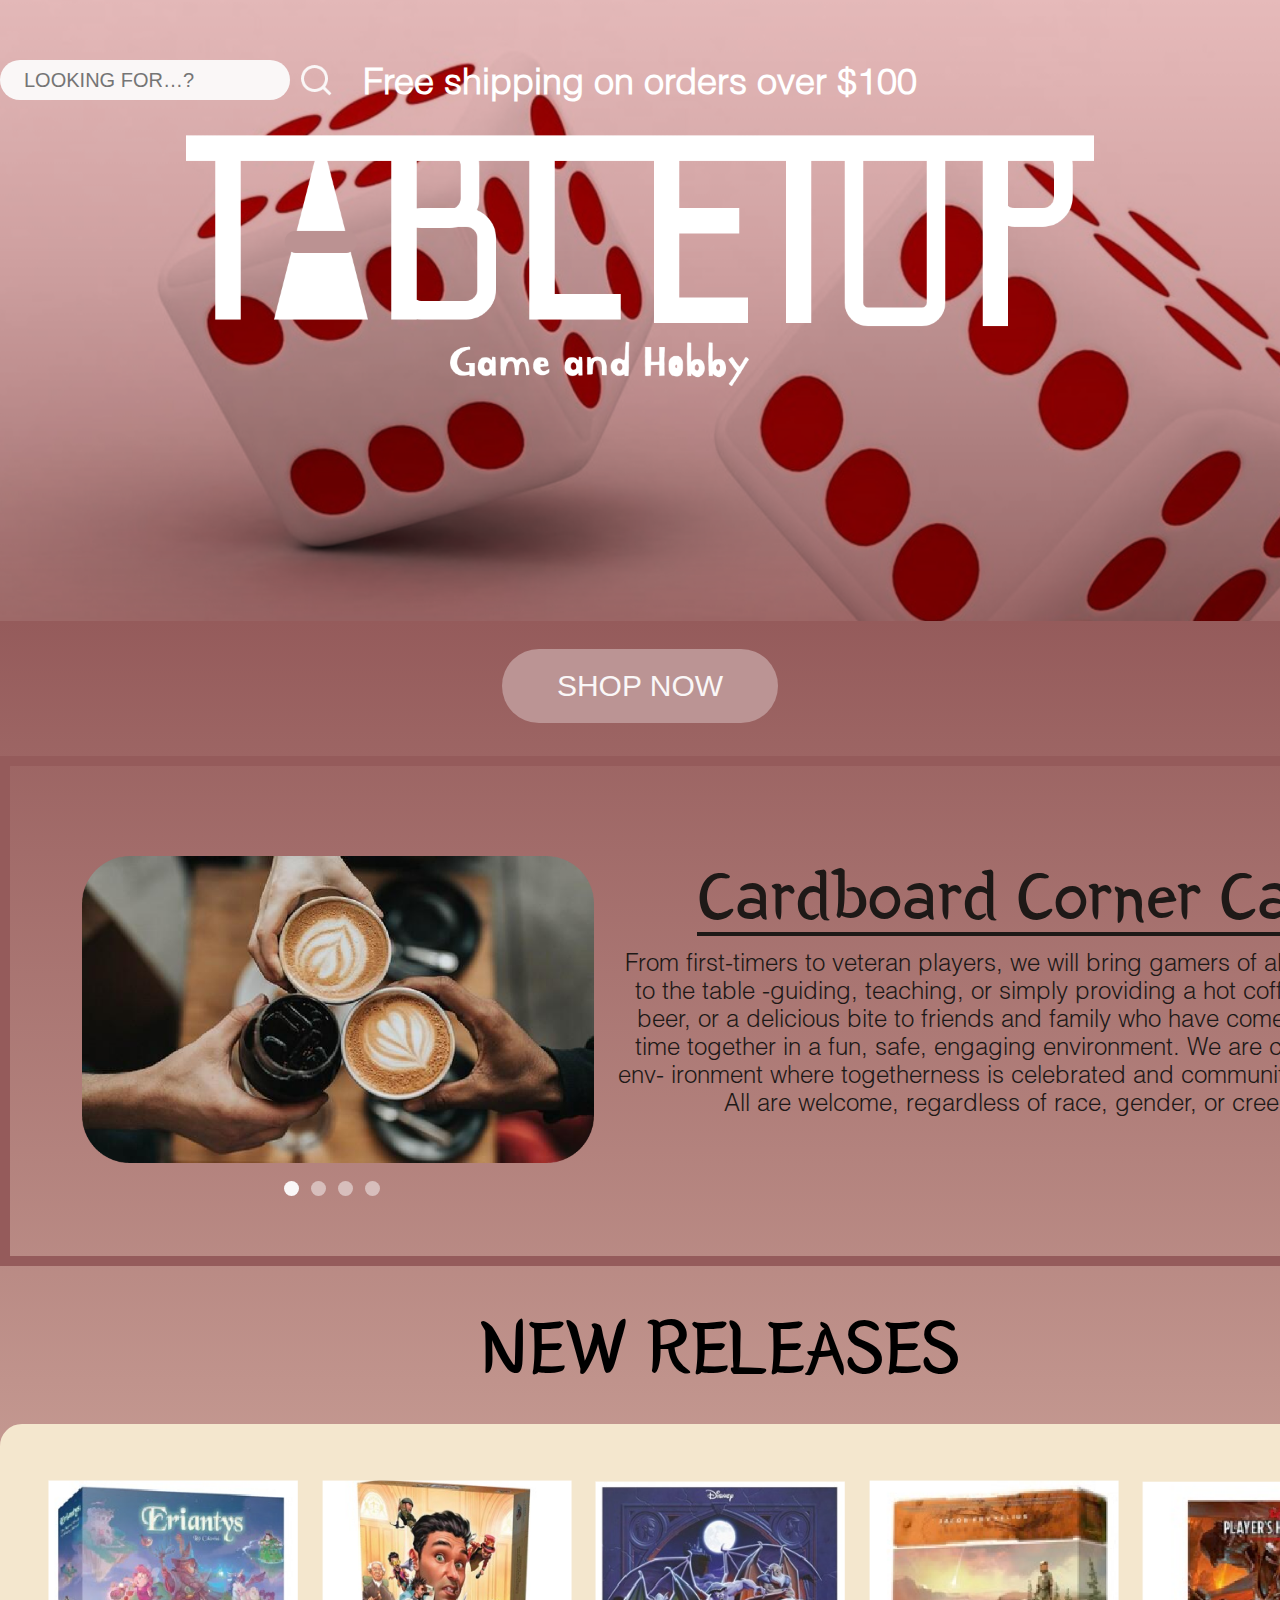
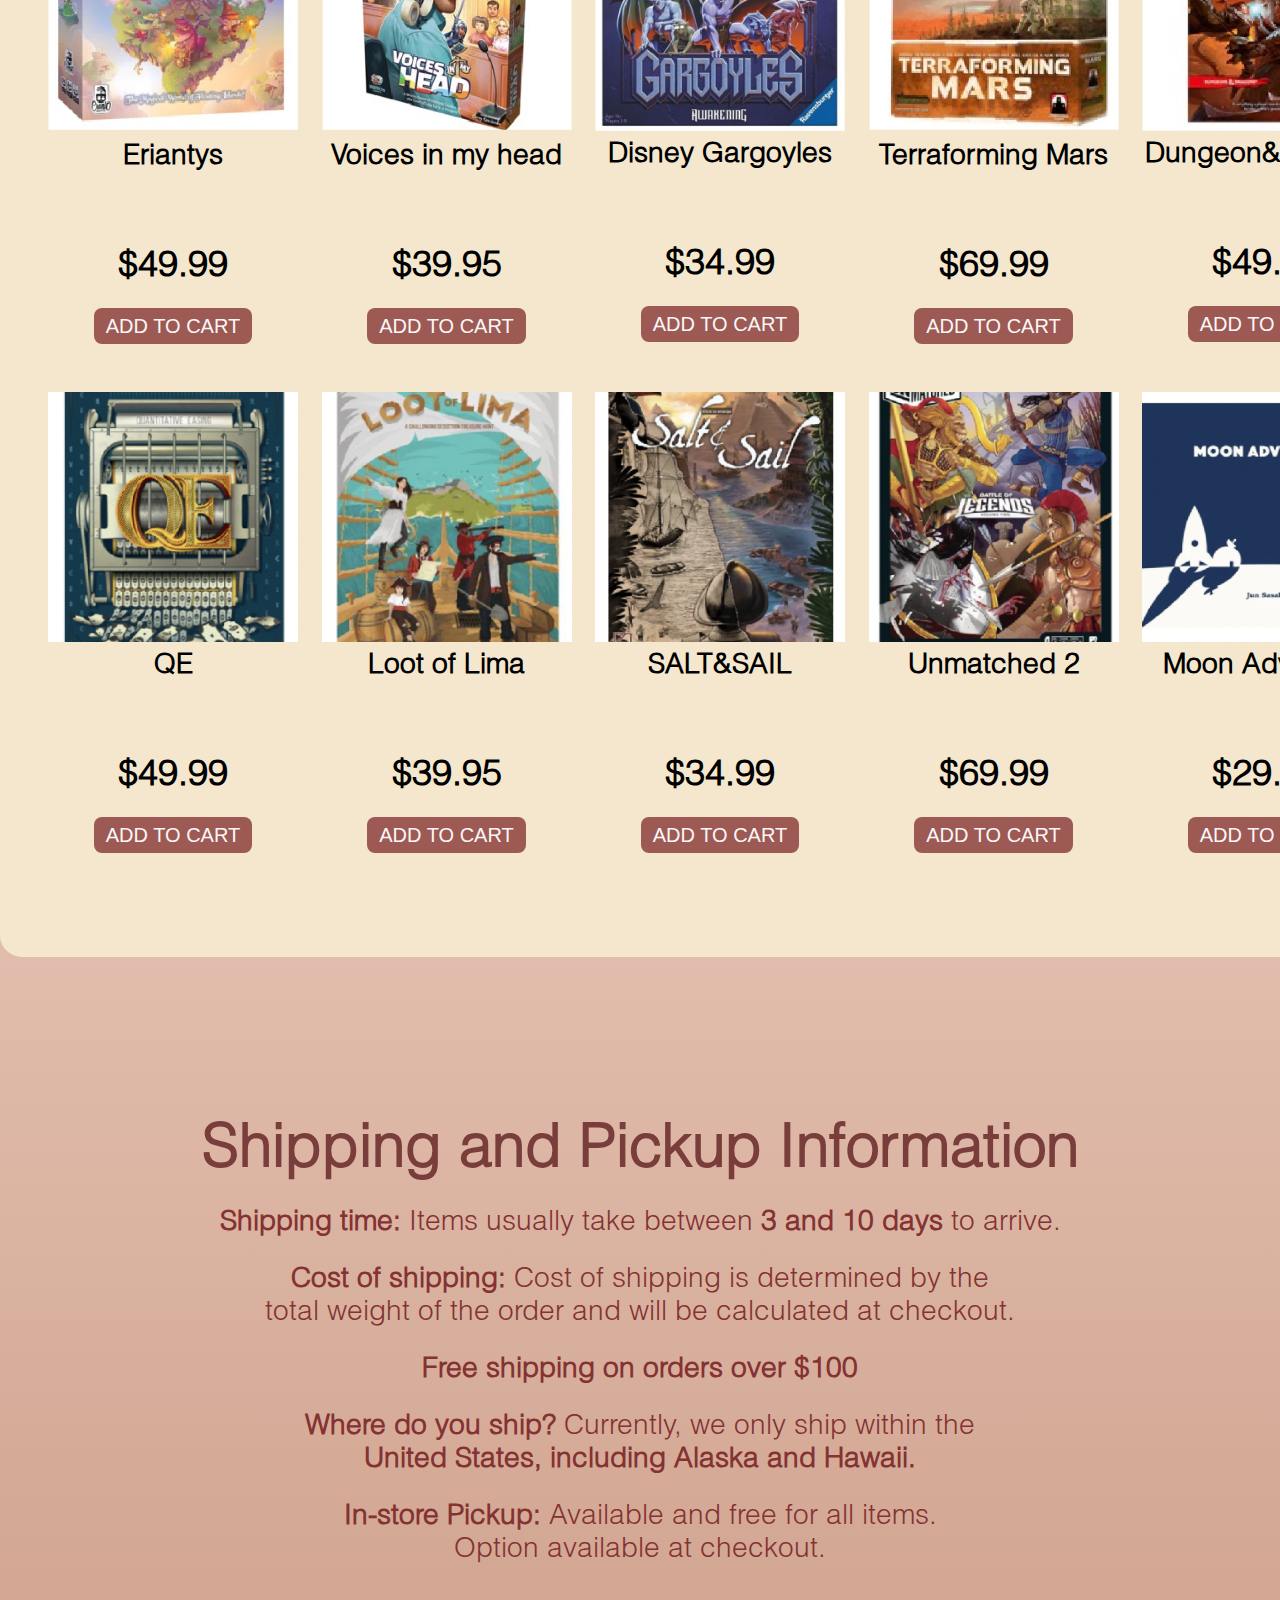
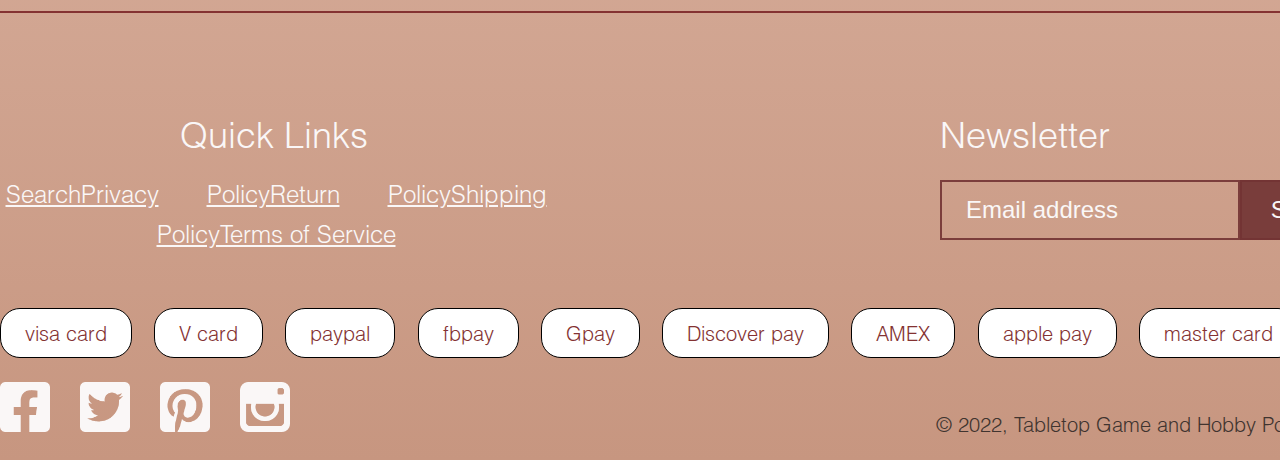
<file: index.html>
<!DOCTYPE html>
<html>
	<head>
		<meta charset="utf-8">
		<title></title>
		<meta content="width=device-width, initial-scale=1.0, maximum-scale=1.0, user-scalable=0;" name="viewport" />
		<link href="css/base.css" rel="stylesheet" type="text/css" />
		<link href="css/style.css" rel="stylesheet" type="text/css" />
		<link href="css/respond.css" rel="stylesheet" type="text/css" />
	</head>
	<body>
		<div class="my-wrap">
			<div class="flex header-wrap">
				<img  src="images/banner.png" class="banner"/>
				<div class="nav-wrap">
					<div class="flex nav center">
						<div class="flex search align-items-center">
							<input type="text" placeholder="LOOKING FOR…?"  class="search-input"/>
							<img src="./images/icon_search.png" class="width36 search-icon left8"/>
						</div>
						<div class="web-title"><b>Free shipping on orders over $100</b></div>
						<div class="flex align-items-center nav-right">
							<img  src="./images/icon_user.png" class="width36"/>
							<img  src="./images/icon_cart.png" class="width36 left24"/>
						</div>
					</div>
				</div>
			</div>
			<div class="content-wrap">
				<div class="btn shop-btn flex justify-content-center">
					<button id="shop">SHOP NOW</button>
				</div>
				<div class="banner-wrap">
					<div class="banner-slider center flex-column">
						<div class="flex slider-item active">
							<div class="left left72">
								<img src="images/ban1.png" class="banner-img"/>
							</div>
							<div class="right left24">
								<div class="slider-title-wrap flex">
									<span class="slider-title">Cardboard Corner Cafe</span>
								</div>
								<div class="slider-content top12">
									From first-timers to veteran players, we will bring gamers of all 
									skill levels to the table -guiding, teaching, or simply providing a hot coffee,
									 a cold beer, or a delicious bite to friends and family who have come to spend time 
									 together in a fun, safe, engaging environment. We are creating an env- ironment 
									 where togetherness is celebrated and community is valued. All are welcome, regardless of race, gender, or creed.
								</div>
							</div>
						</div>
						<div class="flex slider-item">
							<div class="left left72">
								<img src="images/ban2.png" class="banner-img"/>
							</div>
							<div class="right flex-column left24">
								<div class="slider-title-wrap flex">
									<span class="slider-title">Book Club</span>
								</div>
								<div class="slider-content top12">
									Book Club is hosted on the second 
									Wednesday of each month at 
									Cardboard Corner! 
								</div>
							</div>
						</div>
						<div class="flex slider-item">
							<div class="left left72">
								<img src="images/ban3.png" class="banner-img"/>
							</div>
							<div class="right left24">
								<div class="slider-title-wrap flex">
									<span class="slider-title">Staff Picks</span>
								</div>
								<div class="slider-content top12">
									A collection of our staff’s favorite <br>
									board games, card games, and <br>
									role playing games! 
								</div>
							</div>
						</div>
						<div class="flex slider-item">
							<div class="left left72">
								<img src="images/ban4.png" class="banner-img"/>
							</div>
							<div class="right left24">
								<div class="slider-title-wrap flex">
									<span class="slider-title">Seasonal Picks</span>
								</div>
								<div class="slider-content top12">
									Female Creators: <br>
									To celebrate Women’s History Month we <br>
									have created a list of tabletop games by<br>
									female creators! This list includes designers, <br>
									illustrators, authors, and even developers.
								</div>
							</div>
						</div>
						<img  src="images/arrow-back.png" class="arrow-back" id="arrow-back"/>
						<div id="dot" class="dot-list flex">
							<div class="dot-item active"></div>
							<div class="dot-item"></div>
							<div class="dot-item"></div>
							<div class="dot-item"></div>
						</div>
					</div>
				</div>
				<div class="product-wrap bold">
					<div class="product center">
						<div class="title div-center">NEW RELEASES</div>
						<div class="flex product-list top36">
							<div class="product-item flex-column">
								<a href="detail3.html">
								<img  src="./images/img1.png"/></a>
								<p class="product-name top12"style="display:flex;flex-direction: column;/* justify-concent:center; */align-items:center">Eriantys</p>
								<p class="product-price top36"style="display:flex;flex-direction: column;/* justify-concent:center; */align-items:center">$49.99</p>
								<div class="flex justify-content-center top24">
									<button class="add-cart">ADD TO CART</button>
								</div>
							</div>
							<div class="product-item flex-column">
								<a href="detail2.html">
								<img  src="./images/img2.png"/></a>
								<p class="product-name top12"style="display:flex;flex-direction: column;/* justify-concent:center; */align-items:center">Voices in my head</p>
								<p class="product-price top36"style="display:flex;flex-direction: column;/* justify-concent:center; */align-items:center">$39.95</p>
								<div class="flex justify-content-center top24">
									<button class="add-cart">ADD TO CART</button>
								</div>
							</div>
							<div class="product-item flex-column">
								<img  src="./images/img3.png"/>
								<p class="product-name top12"style="display:flex;flex-direction: column;/* justify-concent:center; */align-items:center">Disney Gargoyles</p>
								<p class="product-price top36"style="display:flex;flex-direction: column;/* justify-concent:center; */align-items:center">$34.99</p>
								<div class="flex justify-content-center top24">
									<button class="add-cart">ADD TO CART</button>
								</div>
							</div>
							<div class="product-item flex-column">
								<a href="detail.html">
								<img  src="./images/img4.png"/></a>
								<p class="product-name top12"style="display:flex;flex-direction: column;/* justify-concent:center; */align-items:center">Terraforming Mars</p>
								<p class="product-price top36"style="display:flex;flex-direction: column;/* justify-concent:center; */align-items:center">$69.99</p>
								<div class="flex justify-content-center top24">
									<button class="add-cart">ADD TO CART</button>
								</div>
							</div>
							<div class="product-item flex-column">
								<img  src="./images/img5.png"/>
								<p class="product-name top12"style="display:flex;flex-direction: column;/* justify-concent:center; */align-items:center">Dungeon&Dragons</p>
								<p class="product-price top36"style="display:flex;flex-direction: column;/* justify-concent:center; */align-items:center">$49.99</p>
								<div class="flex justify-content-center top24">
									<button class="add-cart">ADD TO CART</button>
								</div>
							</div>
							<div class="product-item flex-column">
								<img  src="./images/img6.png"/>
								<p class="product-name top12"style="display:flex;flex-direction: column;/* justify-concent:center; */align-items:center">QE</p>
								<p class="product-price top36"style="display:flex;flex-direction: column;/* justify-concent:center; */align-items:center">$49.99</p>
								<div class="flex justify-content-center top24">
									<button class="add-cart">ADD TO CART</button>
								</div>
							</div>
							<div class="product-item flex-column">
								<img  src="./images/img7.png"/>
								<p class="product-name top12"style="display:flex;flex-direction: column;/* justify-concent:center; */align-items:center">Loot of Lima</p>
								<p class="product-price top36"style="display:flex;flex-direction: column;/* justify-concent:center; */align-items:center">$39.95</p>
								<div class="flex justify-content-center top24">
									<button class="add-cart">ADD TO CART</button>
								</div>
							</div>
							<div class="product-item flex-column">
								<img  src="./images/img8.png"/>
								<p class="product-name top12"style="display:flex;flex-direction: column;/* justify-concent:center; */align-items:center">SALT&SAIL</p>
								<p class="product-price top36"style="display:flex;flex-direction: column;/* justify-concent:center; */align-items:center">$34.99</p>
								<div class="flex justify-content-center top24">
									<button class="add-cart">ADD TO CART</button>
								</div>
							</div>
							<div class="product-item flex-column">
								<img  src="./images/img9.png"/>
								<p class="product-name top12"style="display:flex;flex-direction: column;/* justify-concent:center; */align-items:center">Unmatched 2</p>
								<p class="product-price top36"style="display:flex;flex-direction: column;/* justify-concent:center; */align-items:center">$69.99</p>
								<div class="flex justify-content-center top24">
									<button class="add-cart">ADD TO CART</button>
								</div>
							</div>
							<div class="product-item flex-column">
								<img  src="./images/img10.png"/>
								<p class="product-name top12"style="display:flex;flex-direction: column;/* justify-concent:center; */align-items:center">Moon Adventure</p>
								<p class="product-price top36"style="display:flex;flex-direction: column;/* justify-concent:center; */align-items:center">$29.95</p>
								<div class="flex justify-content-center top24">
									<button class="add-cart">ADD TO CART</button>
								</div>
							</div>
						</div>
					</div>
				</div>
				<div class="top108 div-center context">
					<p class="color1 size60 weight500"><b>Shipping and Pickup Information</b></p>
					<p class="top24"><b>Shipping time:</b> Items usually take between <b>3 and 10 days</b>  to arrive. </p>
					<p class="top24"><b>Cost of shipping:</b> Cost of shipping is determined by the</p>
					<p>total weight of the order and will be calculated at checkout.</p>
					<p class="top24"><b>Free shipping on orders over $100</b></p>
					<p class="top24"><b>Where do you ship? </b>Currently, we only ship within the</p>
					<p><b>United States, including Alaska and Hawaii.</b></p>
					<p class="top24"><b>In-store Pickup:</b> Available and free for all items.</p>
					<p>Option available at checkout.</p>
				</div>
				<div class="line"></div>
				<div class="contact-wrap">
					<div class="flex contact center">
						<div class="flex-column index-links">
							<p class="size36 left180">Quick Links</p>
							<div class="links-list flex top24">
								<a>SearchPrivacy</a>
								<a>PolicyReturn</a>
								<a>PolicyShipping</a>
								<a>PolicyTerms of Service</a>
							</div>
						</div>
						<div class="email-form">
							<p class="size36">Newsletter</p>
							<div class="flex top24 form">
								<input type="text" placeholder="Email address" />
								<button>SUBSCRIBE</button>
							</div>
						</div>
					</div>
					<div class="center app-list flex">
						<a>visa card</a>
						<a>V card</a>
						<a>paypal</a>
						<a>fbpay</a>
						<a>Gpay</a>
						<a>Discover pay</a>
						<a>AMEX</a>
						<a>apple pay</a>
						<a>master card</a>
						<a>od card</a>
					</div>
				</div>
				<div class="index-bottom-wrap">
					<div class="flex index-bottom-wrap center">
						<div class="left">
							<img  src="./images/icon1.png" class="icon"/>
							<img  src="./images/icon2.png" class="icon"/>
							<img  src="./images/icon3.png" class="icon"/>
							<img  src="./images/icon4.png" class="icon"/>
						</div>
						<div class="right">
							© 2022, Tabletop Game and Hobby Powered by Shopify
						</div>
			</div>
				</div>
			</div>
		</div>
	</div>
	<script type="text/javascript" src="./js/index.js"></script>
</body>
</html>
</file>
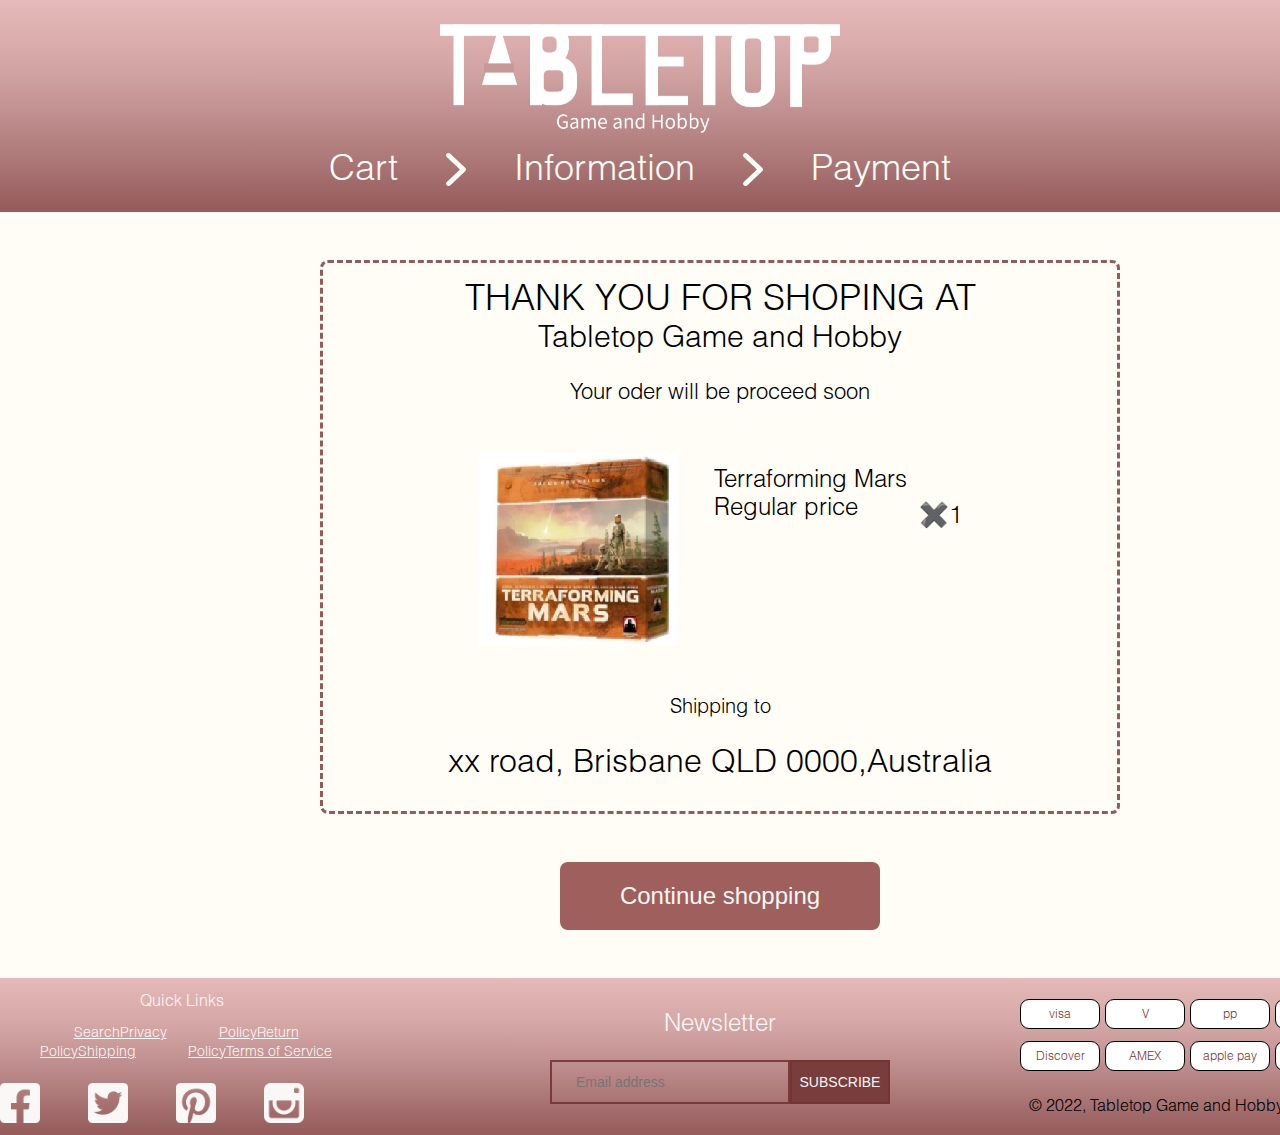
<file: checkoutcomplete.html>
<!DOCTYPE html>
<html>
	<head>
		<meta charset="utf-8">
		<title></title>
		<meta content="width=device-width, initial-scale=1.0, maximum-scale=1.0, user-scalable=0;" name="viewport" />
		<link href="css/base.css" rel="stylesheet" type="text/css" />
		<link href="css/style.css" rel="stylesheet" type="text/css" />
		<link href="css/respond.css" rel="stylesheet" type="text/css" />
	</head>
	<body>
		<div class="my-wrap">
			<div class="flex-column top">
				<img  src="images/logo2.png" class="logo"/>
				<div class="flex progress">
					<div class="current-status">Cart</div>
					<img  class="left48" src="images/icon-right-white.png"/>
					<div  class="left48 current-status">Information</div>
					<img class="left48"  src="images/icon-right-white.png"/>
					<div  class="left48 current-status">Payment</div>
				</div>
			</div>
			<div class="checkout-wrap">
				<div class="flex-column align-items-center payment-wrap justify-content-center center">
					<div class="payment flex-column align-items-center">
						<p class="size36">THANK YOU FOR SHOPING AT</p>
						<p class="size30">Tabletop Game and Hobby</p>
						<p class="top24 size22">Your oder will be proceed soon</p>
						<div class="flex top48 product-detail">
							<img  src="images/img4.png" class="width200"/>
							<div class="left36 flex">
								<div class="size24 top12">Terraforming Mars <br> Regular price </div>
								<div class="left12 top48 size24"> ✖️1</div>
							</div>
						</div>
						<p class="top48 size20">Shipping to</p>
						<p class="top24 size32 bottom20">xx road, Brisbane QLD 0000,Australia</p>
					</div>
					<div class="top48">
						<a href="shophomepage.html">
						<button class="continue-btn">Continue shopping</button></a>
					</div>
				</div>
			</div>
			<div class="bottom-wrap">
				<div class="flex bottom center">
					<div class="flex-column">
						<p class="bottom-links-tilte left140">Quick Links</p>
						<div class="bottom-links">
							<a>SearchPrivacy</a>
							<a>PolicyReturn</a>
							<a>PolicyShipping</a>
							<a>PolicyTerms of Service</a>
						</div>
						<div class="flex bottom-icon top24">
							<img  src="./images/icon1.png" class="icon"/>
							<img  src="./images/icon2.png" class="icon"/>
							<img  src="./images/icon3.png" class="icon"/>
							<img  src="./images/icon4.png" class="icon"/>
						</div>
					</div>
					<div class="flex-column bottom-form align-items-center">
						<div class="size24">Newsletter</div>
						<div class="flex top24 form">
							<input type="text" placeholder="Email address" />
							<button>SUBSCRIBE</button>
						</div>
					</div>
					<div class="bottom-app">
						<div class="flex app">
							<a>visa</a>
							<a>V</a>
							<a>pp</a>
							<a>fbpay</a>
							<a>Gpay</a>
							<a>Discover</a>
							<a>AMEX</a>
							<a>apple pay</a>
							<a>master</a>
							<a>od</a>
						</div>
						<div class="top12 color2">© 2022, Tabletop Game and Hobby Powered by Shopify</div>
					</div>
				</div>
			</div>
		</div>
	</body>
</html>
</file>
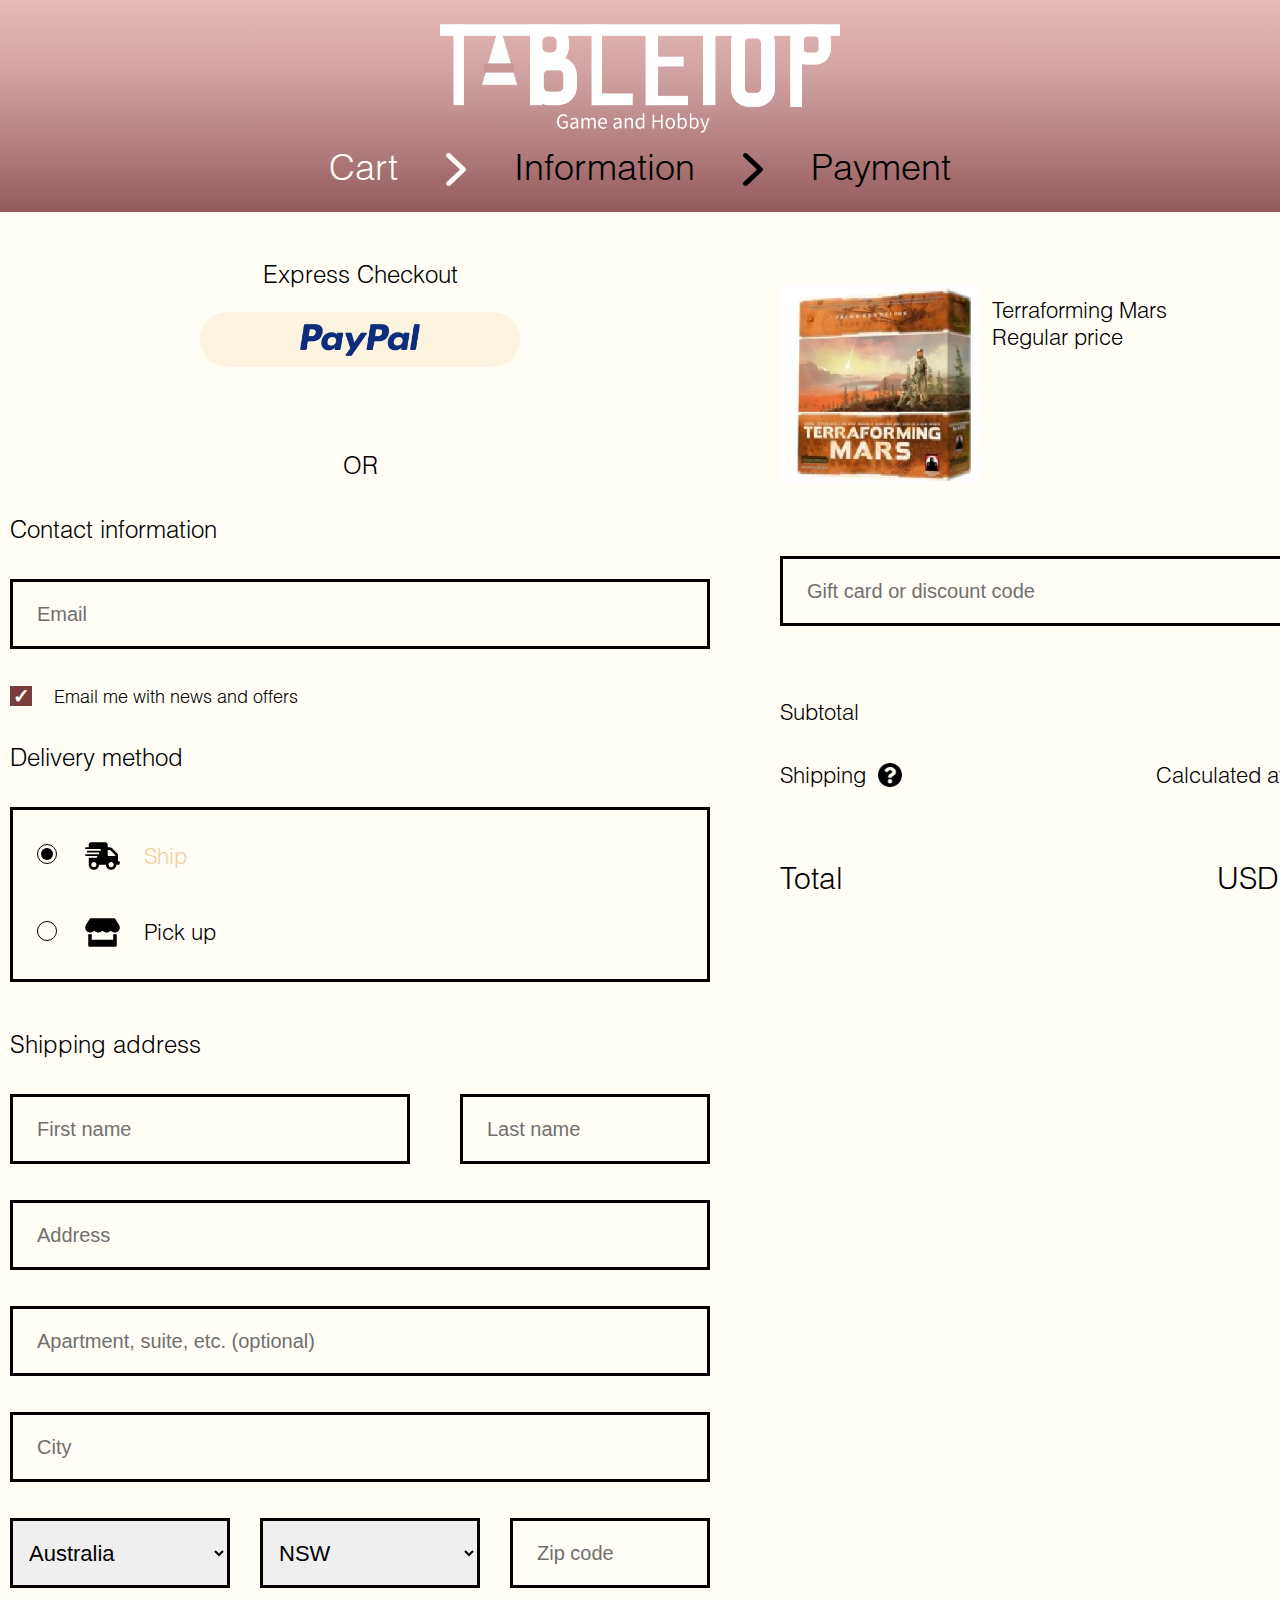
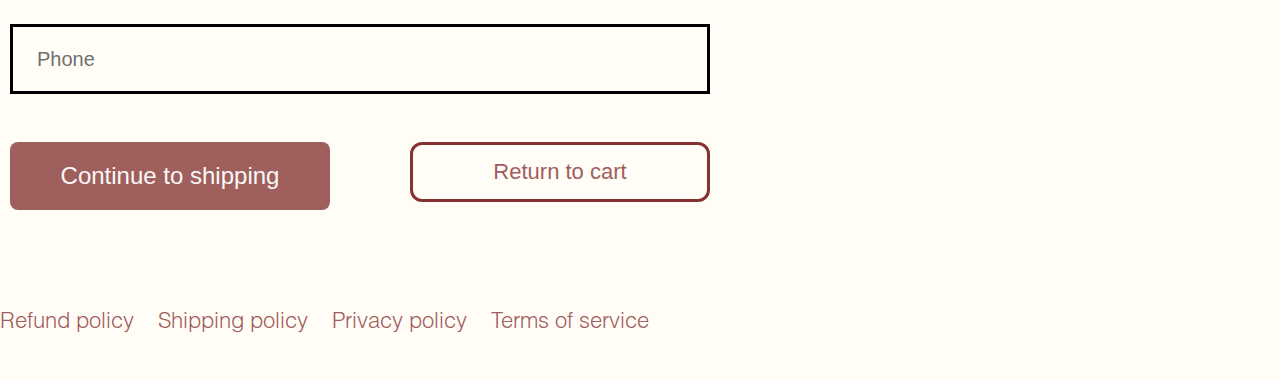
<file: checkoutinfo.html>
<!DOCTYPE html>
<html>
	<head>
		<meta charset="utf-8">
		<title></title>
		<meta content="width=device-width, initial-scale=1.0, maximum-scale=1.0, user-scalable=0;" name="viewport" />
		<link href="css/base.css" rel="stylesheet" type="text/css" />
		<link href="css/style.css" rel="stylesheet" type="text/css" />
		<link href="css/respond.css" rel="stylesheet" type="text/css" />
	</head>
	<body>
        <div class="my-wrap">
			<div class="flex-column top">
				<img  src="images/logo2.png" class="logo"/>
				<div class="flex progress">
					<div class="current-status">Cart</div>
					<img  class="left48" src="images/icon-right-white.png"/>
					<div  class="left48">Information</div>
					<img class="left48"  src="images/icon-right-black.png"/>
					<div  class="left48">Payment</div>
				</div>
			</div>
            <div class="checkout-wrap">
				<div class="flex checkout center">
					<div class="flex-column left">
						<p class="size24">Express Checkout</p>
						<div class="top24 paypal-wrap">
							<img  src="./images/payment-paypal.png"/>
						</div>
						<p class="top84 size24">OR</p>
						<p class="size24 top36 width700">Contact information</p>
						<div class="top36 width700">
							<input placeholder="Email" id="email" class="checkout-form-item"/>
						</div>
						<div class="flex align-items-center agree top36 width700">
							<input type="checkbox" id="checkbox" checked/>
							<p class="left24 size18">Email me with news and offers</p>
						</div>
						<p class="size24 top36 width700">Delivery method</p>
						<div class="top36 width700 way">
							<div class="way-item flex align-items-center">
								<input id="delivery_method1" class="radio_type" value="ship" type="radio" name="delivery_method" checked />
								<label for="delivery_method1" class="flex">
									<img  class="left24" src="images/car.png" />
									<p class="left24 size22">Ship</p>
								</label>
							</div>
							<div class="way-item top48 flex align-items-center">
								<input id="delivery_method2" class="radio_type" value="pick_up" type="radio" name="delivery_method"/>							
								<label for="delivery_method2" class="flex">
									<img  class="left24" src="images/awesome-store.png"/>
									<p class="left24 size22">Pick up</p>
								</label>
							</div>
						</div>
						<p class="size24 top48 width700">Shipping address</p>
						<div class="flex top36 width700 fullname">
							<input  type="text" id="first_name" placeholder="First name" class="checkout-form-item Firstname"/>
							<input  type="text" id="last_name" placeholder="Last name" class="checkout-form-item Lastname"/>
						</div>
						<div class="top36 width700">
							<input placeholder="Address" id="address" class="checkout-form-item"/>
						</div>
						<div class="top36 width700">
							<input placeholder="Apartment, suite, etc. (optional)" class="checkout-form-item"/>
						</div>
						<div class="top36 width700">
							<input placeholder="City" id="city" class="checkout-form-item"/>
						</div>
					<div class="form-selector top36 flex width700">
						<div class="align-items-center flex">
							<select class="select-item" id="country">
								<option value="Australia">Australia</option>
								<option value="Austria">Austria</option>
								<option value="China">China</option>
								<option value="Canda">Canda</option>
								<option value="United States">United States</option>
							</select>
						</div>
						<div class="align-items-center flex">
							<select class="select-item" id="state">
								<option value="NSW">NSW</option>
								<option value="QLD">QLD</option>
								<option value="VIC">VIC</option>
								<option value="SA">SA</option>
								<option value="TAS">TAS</option>
							</select>
						</div>
						<div class="flex">
							<input type="text" id="zip_code" placeholder="Zip code" class="checkout-form-items width220"/>
						</div>
					</div>
					<div class="top36 width700">
						<input placeholder="Phone" id="phone" class="checkout-form-item"/>
					</div>
					<div class="top48 flex submit-list width700">
						<button class="continue-btn" onclick="submit()">Continue to shipping</button>
						<a href="shoppingcart.html">
							<button class="return-btn">Return to cart</button>	
						</a>
					</div>
				</div>
				<div class="flex-column right">
					<div class="flex top24 pro-info width600">
						<div class="flex">
							<img  src="./images/img4.png"/>
							<p class="left12 size22 top12">Terraforming Mars<br>Regular price</p>
						</div>
						<span class="size28">$69.99</span>
					</div>
					<div class="top72 flex width600 apply-wrap">
						<input  type="text" placeholder="Gift card or discount code" class="apply checkout-form-item"/>
						<button>Apply</button>
					</div>
					<div class="top72 width600 size22 justify-space-between flex">
						<span>Subtotal</span>
						<span>$69.99</span>
					</div>
					<div class="top36 width600 size22 justify-space-between flex">
						<div class="flex align-items-center">
							<span>Shipping</span>
							<img class="left12 width24" src="images/awesome-question-circle.png"/>
						</div>
						<span>Calculated at next step</span>
					</div>
					<div class="top72 width600 size30 justify-space-between flex">
						<span>Total</span>
						<span>USD $69.99</span>
					</div>
				</div>
			</div>
			<div class="top96">
				<div class="flex center check-link">
					<a>Refund policy </a>
					<a>Shipping policy </a>
					<a>Privacy policy </a>
					<a>Terms of service</a>         
				</div>
			</div>		
		</div>
	</div>
	<script type="text/javascript" src="./js/coinfo.js"></script>
</body>
</html>
</file>
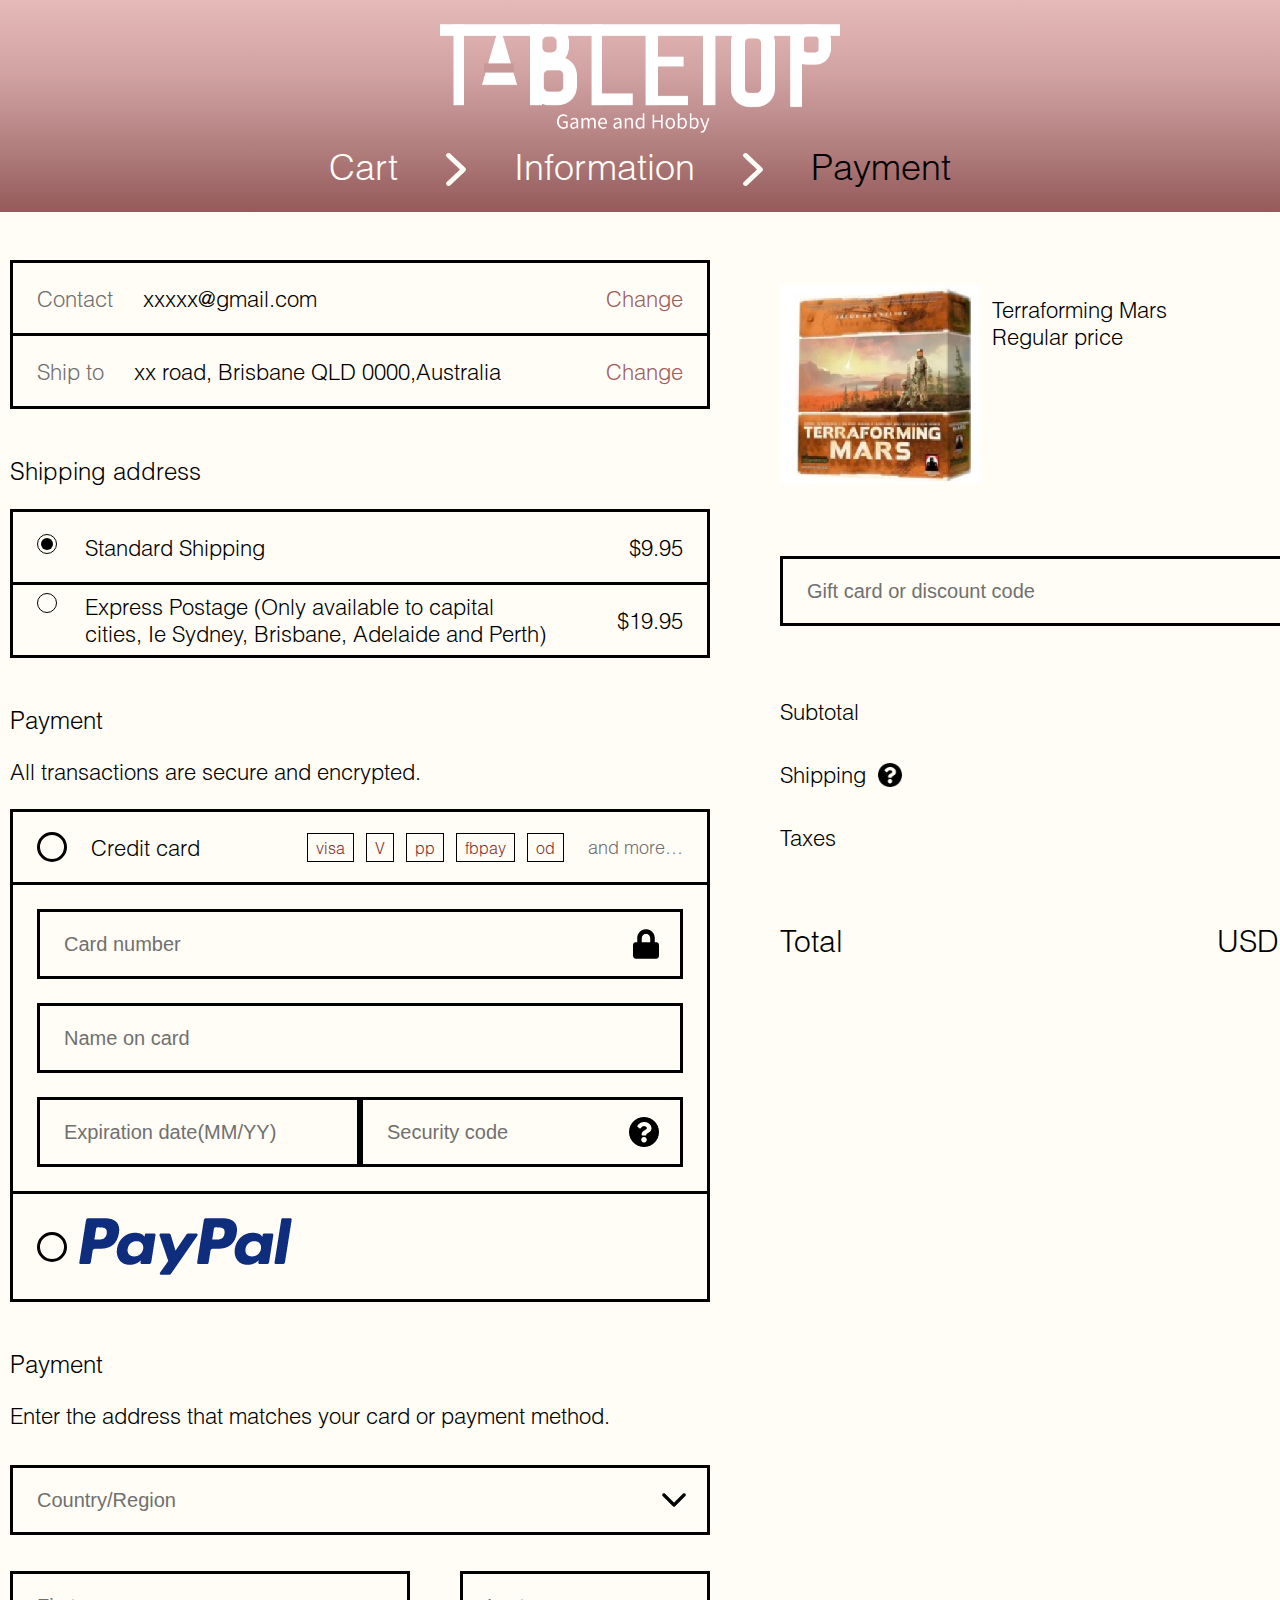
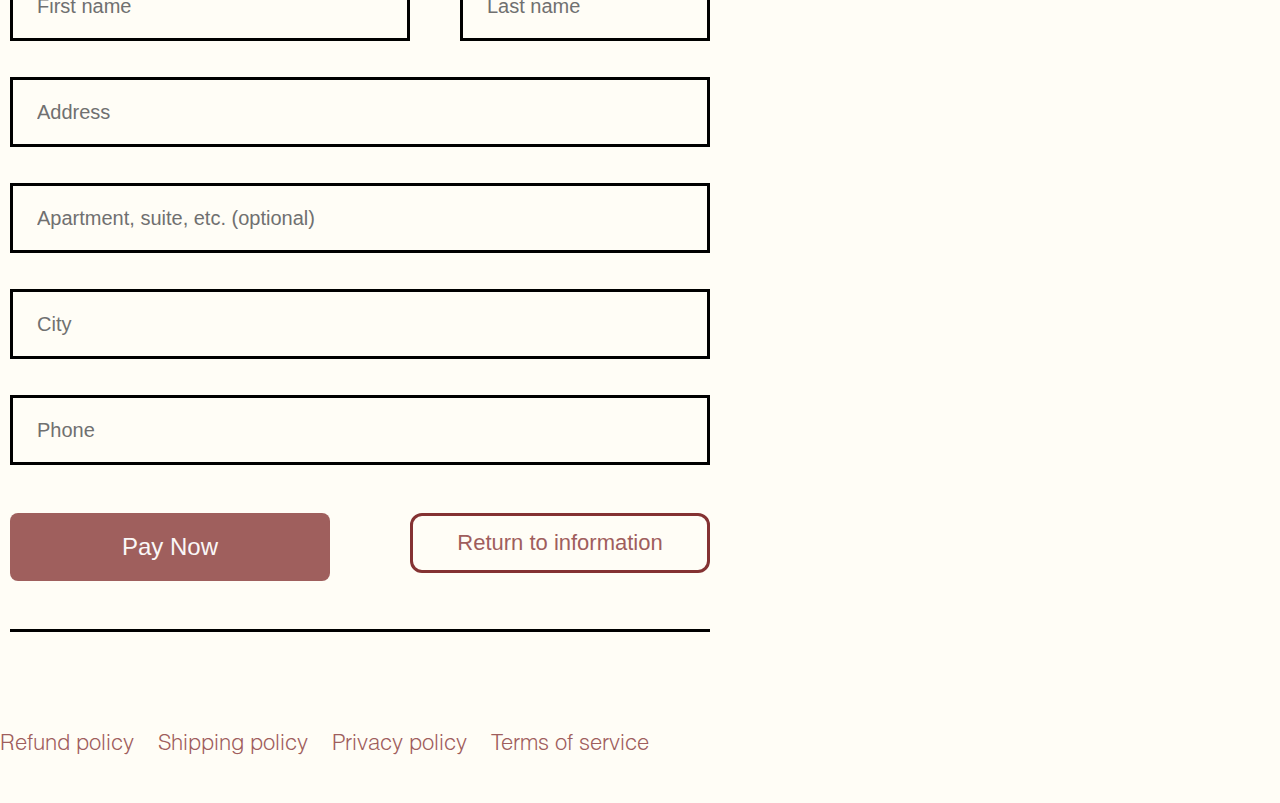
<file: checkoutpay.html>
<!DOCTYPE html>
<html>
	<head>
		<meta charset="utf-8">
		<title></title>
		<meta content="width=device-width, initial-scale=1.0, maximum-scale=1.0, user-scalable=0;" name="viewport" />
		<link href="css/base.css" rel="stylesheet" type="text/css" />
		<link href="css/style.css" rel="stylesheet" type="text/css" />
		<link href="css/respond.css" rel="stylesheet" type="text/css" />
	</head>
	<body>
		<div class="my-wrap">
			<div class="flex-column top">
				<img  src="images/logo2.png" class="logo"/>
				<div class="flex progress">
					<div class="current-status">Cart</div>
					<img  class="left48" src="images/icon-right-white.png"/>
					<div  class="left48 current-status">Information</div>
					<img class="left48"   src="images/icon-right-white.png"/>
					<div  class="left48">Payment</div>
				</div>
			</div>
			<div class="checkout-wrap">
				<div class="flex checkout center">
					<div class="flex-column left">
						<div class="form-contact width700">
							<div class="flex align-items-center item justify-space-between">
								<div>
									<span class="color3">Contact</span>
									<span class="left24">xxxxx@gmail.com</span>
								</div>
								<span class="color4">Change</span>
							</div>
							<div class="hr width700"></div>
							<div class="flex align-items-center item justify-space-between">
								<div>
									<span class="color3">Ship to</span>
									<span class="left24">xx road, Brisbane QLD 0000,Australia</span>
								</div>
								<span class="color4">Change</span>
							</div>
						</div>
						<p class="top48 size24 width700">Shipping address</p>
						<div class="form-contact width700 top24">
							<div class="flex align-items-center item justify-space-between">
								<div class="flex">
									<input  type="radio" class="radio_type" name="address" checked value="standard_shipping"/>				
									 <span class="left24">Standard Shipping</span>
								</div>
								<span>$9.95</span>
							</div>
							<div class="hr width700"></div>
							<div class="flex align-items-center express item justify-space-between">
								<div class="flex">
									<input  type="radio" class="radio_type"  name="address"  value="Express Postage (Only available to capital cities, Ie Sydney, Brisbane, Adelaide and Perth)"/>
									<span class="left24">Express Postage (Only available to capital <br> cities, Ie Sydney, Brisbane, Adelaide and Perth)</span>
								</div>
								<span>$19.95</span>
							</div>
						</div>
						<p class="top48 size24 width700">Payment</p>
						<p class="size22 top24 width700">All transactions are secure and encrypted.</p>
						<div class="top24 width700 form-contact">
							<div class="align-items-center justify-space-between credit-card item flex">
								<div class="flex align-items-center">
									<div class="circle"></div>
									<span class="left24 size22">Credit card</span>
								</div>
								<div class="flex app align-items-center">
									<div class="app-item">visa</div>
									<div class="app-item">V</div>
									<div class="app-item">pp</div>
									<div class="app-item">fbpay</div>
									<div class="app-item">od</div>
									<div class="left12 color3 size18">and more…</div>
								</div>
							</div>
							<div class="hr"></div>
							<div class="flex top24 form-item-padding align-items-center">
								<input  type="text" id="card_number" placeholder="Card number" class="checkout-form-item width644"/>
								<img  src="images/awesome-lock.png" class="lock"/>
							</div>
							<div class="flex top24 form-item-padding align-items-center">
								<input  type="text" id="card_name" placeholder="Name on card" class="checkout-form-item width644"/>
							</div>
							<div class="flex top24 form-item-padding align-items-center justify-space-between">
								<input  type="text" id="expiration_date" placeholder="Expiration date(MM/YY)" class="checkout-form-item width340"/>
								<input  type="text" id="security_code" placeholder="Security code" class="checkout-form-item width340"/>
								<img  src="images/awesome-question-circle.png" class="lock"/>
							</div>
							<div class="hr top24"></div>
							<div class="flex paypal-form align-items-center">
								<div class="circle"></div>
								<img  src="images/payment-paypal.png" class="left12"/>
							</div>
						</div>
						<p class="top48 size24 width700">Payment</p>
						<p class="size22 top24 width700">Enter the address that matches your card or payment method.</p>
						<div class="top36 width700 form-input flex align-items-center width700 flex justify-space-between">
							<input type="text" id="country" placeholder="Country/Region" class="checkout-form-item"/>
							<div class="icon-down">
								<img  src="images/icon-arrow-down.png"/>
							</div>
						</div>
						<div class="flex top36 width700 fullname">
							<input  type="text" id="first_name" placeholder="First name" class="checkout-form-item Firstname"/>
							<input  type="text" id="last_name" placeholder="Last name" class="checkout-form-item Lastname"/>
						</div>
						<div class="top36 width700">
							<input placeholder="Address" id="address" class="checkout-form-item"/>
						</div>
						<div class="top36 width700">
							<input placeholder="Apartment, suite, etc. (optional)" class="checkout-form-item"/>
						</div>
						<div class="top36 flex align-items-center justify-space-between width700">
							<input placeholder="City" id="city" class="checkout-form-item width700"/>
						</div>
						<div class="top36 width700">
							<input placeholder="Phone" id="phone" class="checkout-form-item"/>
						</div>
						<div class="top48 flex submit-list width700">
							<button class="continue-btn" onclick="submit()">Pay Now</button>
							<a href="checkoutinfo.html">
								<button class="return-btn">Return to information</button>
							</a>
						</div>
						<div class="top48 hr width700"></div>
					</div>
					<div class="flex-column right">
						<div class="flex top24 pro-info width600">
							<div class="flex">
								<img  src="./images/img4.png"/>
								<p class="left12 size22 top12">Terraforming Mars<br>Regular price</p>
							</div>
							<span class="size28">$69.99</span>
						</div>
						<div class="top72 flex width600 apply-wrap">
							<input  type="text" placeholder="Gift card or discount code" class="apply checkout-form-item"/>
							<button>Apply</button>
						</div>
						<div class="top72 width600 size22 justify-space-between flex">
							<span>Subtotal</span>
							<span>$69.99</span>
						</div>
						<div class="top36 width600 size22 justify-space-between flex">
							<div class="flex align-items-center">
								<span>Shipping</span>
								<img class="left12 width24" src="images/awesome-question-circle.png"/>
							</div>
							<span>$9.95</span>
						</div>
						<div class="top36 width600 size22 justify-space-between flex">
							<div class="flex align-items-center">
								<span>Taxes</span>
							</div>
							<span>$6.95</span>
						</div>
						<div class="top72 width600 size30 justify-space-between flex">
							<span>Total</span>
							<span>USD $86.89</span>
						</div>
					</div>
				</div>
				<div class="top96">
					<div class="flex center check-link">
						<a>Refund policy </a>
						<a>Shipping policy </a>
						<a>Privacy policy </a>
						<a>Terms of service</a>         
					</div>
				</div>
				
			</div>
		</div>
		<script type="text/javascript" src="./js/copay.js"></script>
	</body>
</html>
</file>
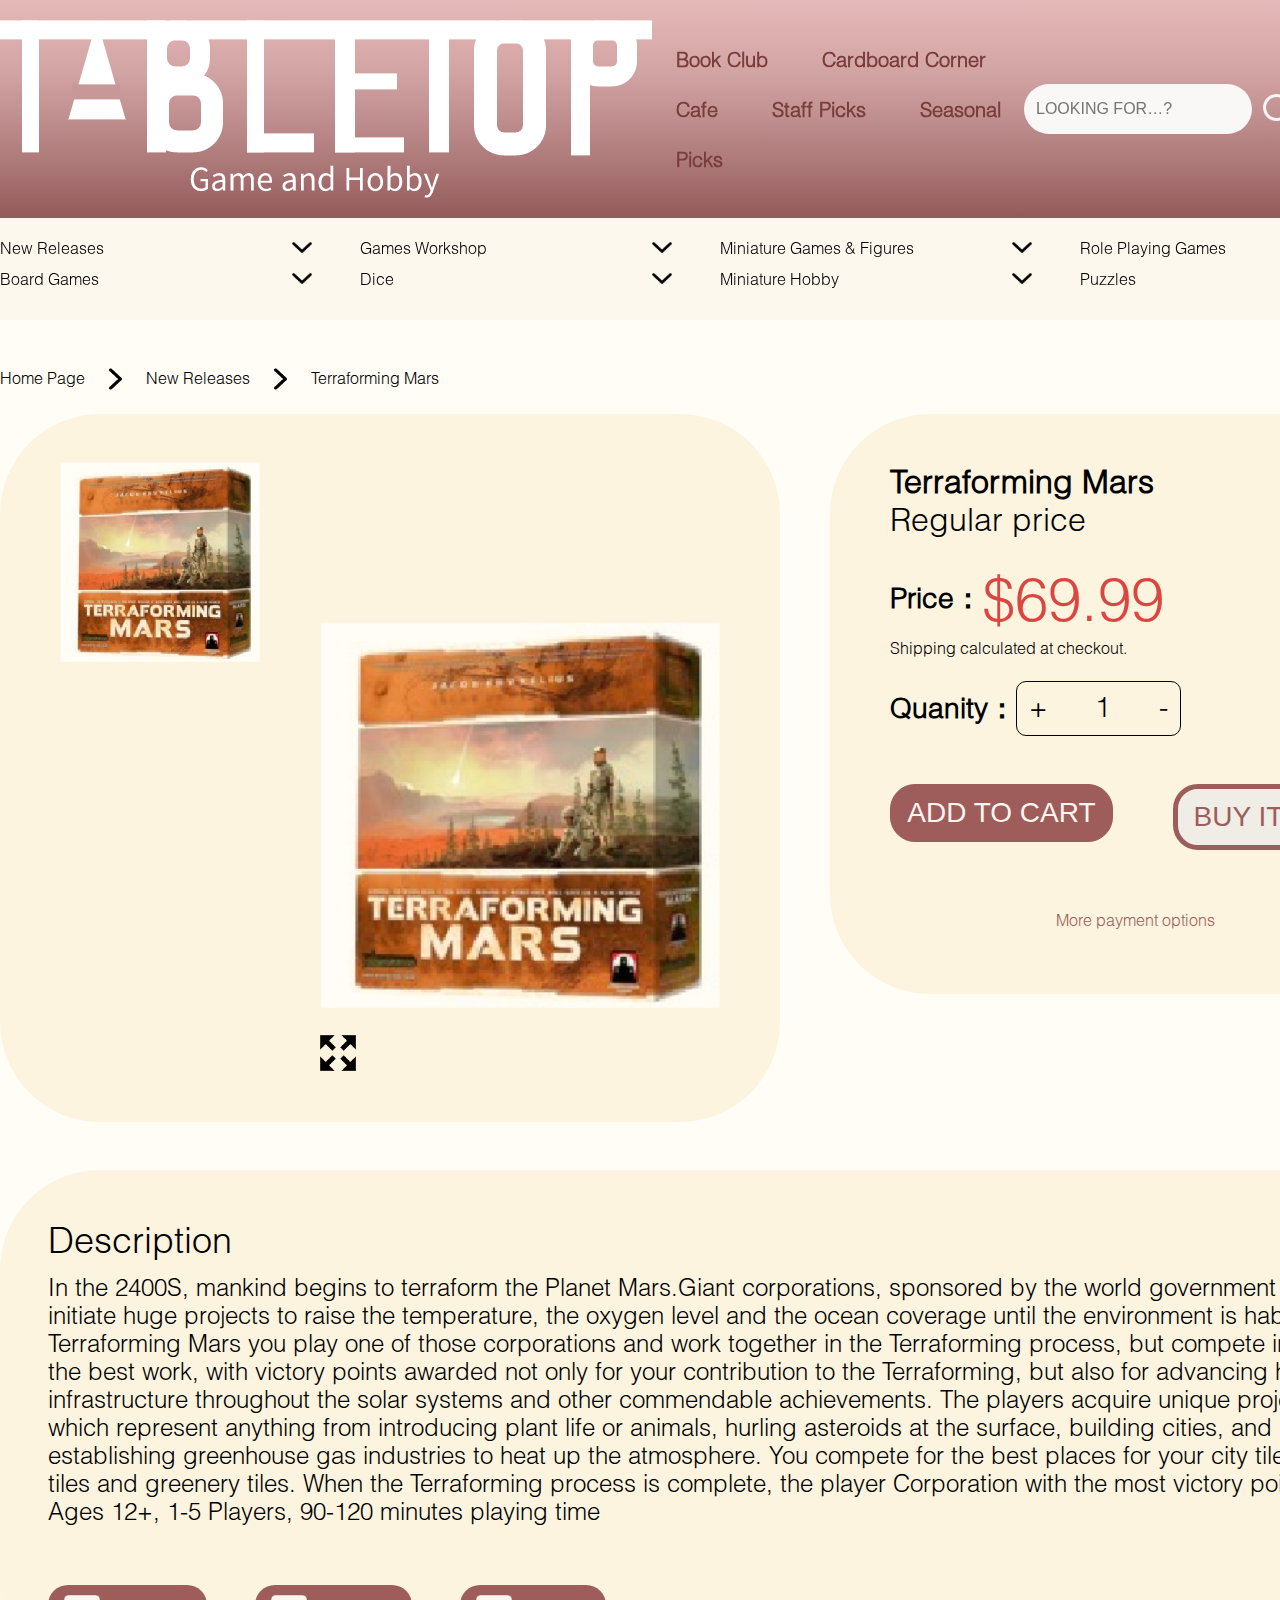
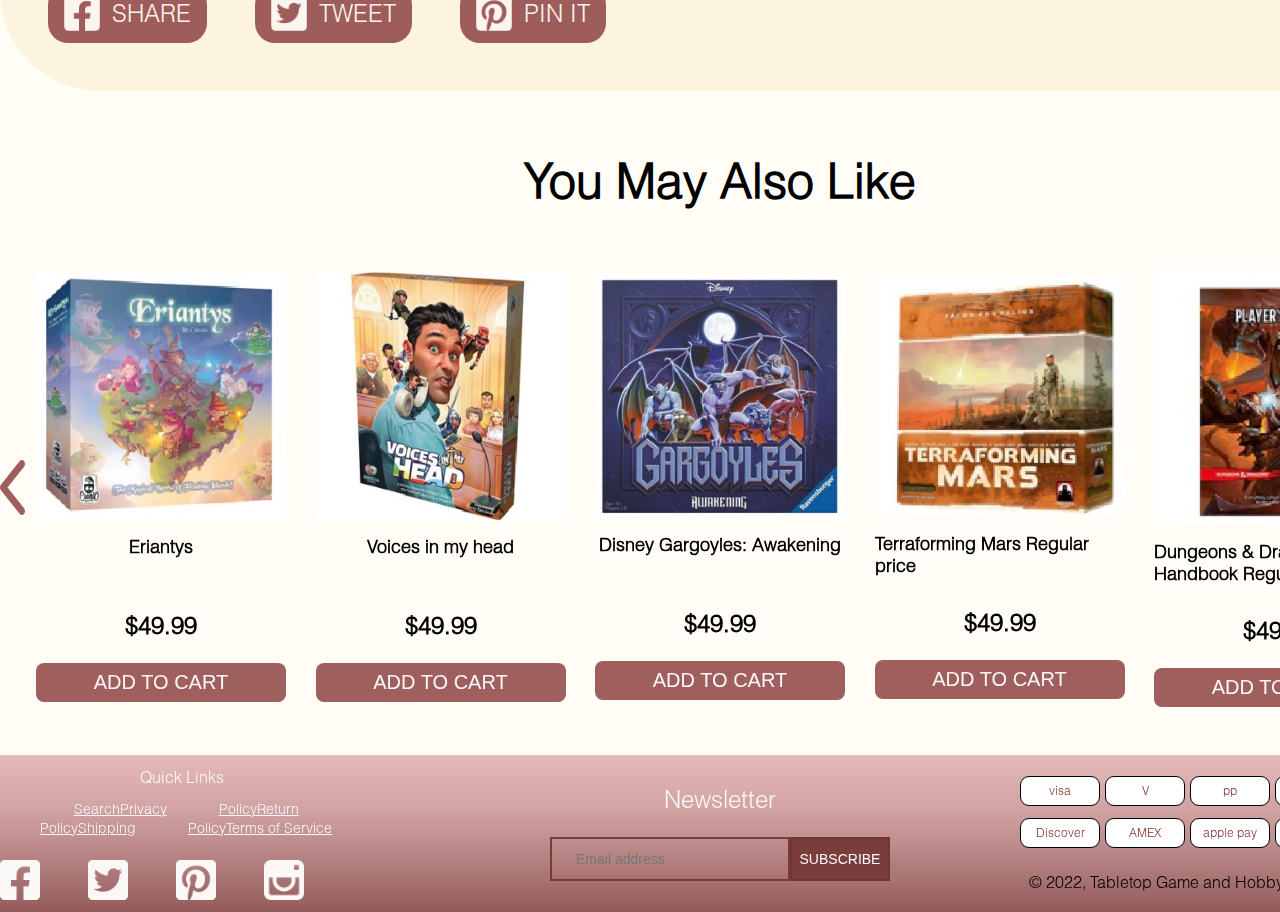
<file: detail.html>
<!DOCTYPE html>
<html>
	<head>
		<meta charset="utf-8">
		<title></title>
		<meta content="width=device-width, initial-scale=1.0, maximum-scale=1.0, user-scalable=0;" name="viewport" />
		<link href="css/base.css" rel="stylesheet" type="text/css" />
		<link href="css/style.css" rel="stylesheet" type="text/css" />
		<link href="css/respond.css" rel="stylesheet" type="text/css" />
	</head>
	<body>
		<div class="my-wrap">
			<div class="my-header-wrap">
				<div class="flex my-header center">
					<img  src="./images/logo2.png" class="logo"/>
					<div class="my-nav left24">
						<a><b>Book Club</b></a>
						<a><b>Cardboard Corner Cafe</b></a>
						<a><b>Staff Picks</b></a>
						<a><b>Seasonal Picks</b></a>
					</div>
					<div class="flex my-info">
						<input type="text" placeholder="LOOKING FOR…?" id="search"  class="search-input"/>
						<img src="./images/icon_search.png" class="width36 search-icon left8"/>
						<img  src="./images/icon_user.png" class="width36 left36 user-icon"/>
						<img  src="./images/icon_cart.png" class="width36 left36 cart-icon"/>
					</div>
				</div>
			</div>
			<div id="mask-search">
				<div class="flex mask-search-content">
					<input type="text" value="Terraforming Mars Regular price"/>
					<img  src="./images/metro-search.png" class="icon" id="searchBtn"/>
				</div>
			</div>
			<div class="flex-column menu-wrap">
				<div class="flex menu center">
					<div class="menu-item">
						<span>New Releases</span>
						<img src="images/icon-arrow-down.png" class="icon" />
					</div>
					<div class="menu-item">
						<span>Games Workshop</span>
						<img src="images/icon-arrow-down.png" class="icon" />
					</div>
					<div class="menu-item">
						<span>Miniature Games & Figures</span>
						<img src="images/icon-arrow-down.png" class="icon" />
					</div>
					<div class="menu-item">
						<span>Role Playing Games</span>
						<img src="images/icon-arrow-down.png" class="icon" />
					</div>
					<div class="menu-item">
						<span>Board Games</span>
						<img src="images/icon-arrow-down.png" class="icon" />
					</div>
					<div class="menu-item">
						<span>Dice</span>
						<img src="images/icon-arrow-down.png" class="icon" />
					</div>
					<div class="menu-item">
						<span>Miniature Hobby</span>
						<img src="images/icon-arrow-down.png" class="icon" />
					</div>
					<div class="menu-item">
						<span>Puzzles</span>
						<img src="images/icon-arrow-down.png" class="icon" />
					</div>
				</div>
				<div class="down-menu-wrap" id="down-menu">
					<div class="flex down-menu">
						<div class="down-item flex-column">
							<a href="sologamelist.html">Single Player</a>
							<a href="#">Anime</a>
							<a href="#">Classic Games</a>
							<a href="#">Deckbuilders and Living Games</a>
							<a href="#">Roll & Write Games</a>
						</div>
						<div class="down-item flex-column">
							<a href="#">Two Player</a>
							<a href="#">Carcassonne</a>
							<a href="#">Cooperative</a>
							<a href="dicegamelist.html">Dice Games</a>
							<a href="#">Historical</a>
						</div>
						<div class="down-item flex-column">
							<a href="#">Action and Dexterity</a>
							<a href="#">Card Games</a>
							<a href="#">Deduction and Mystery</a>
							<a href="#">Family and Children</a>
							<a href="#">Thematic and Narrative</a>
						</div>
					</div>
				</div>
			</div>
			<div class="shop-wrap flex-column">
				<div class="shop center">
					<div class="flex">
						<a>Home Page</a>
						<img  src="./images/arrow-right.png" class="left24"/>
						<a class="left24">New Releases</a>
						<img  src="./images/arrow-right.png" class="left24"/>
						<a class="left24">Terraforming Mars</a>
					</div>
					<div class="flex product-detail-img top24">
						<div class="left flex">
							<img  src="images/img4.png" class="small-img"/>
							<div class="left60 top160">
								<img  src="images/img4.png" class="medium-img"/>
								<div class="top24">
									<img id="look" src="images/metro-enlarge.png" class="width36"/>
								</div>
							</div>
						</div>
						<div class="right">
							<p class="size32"><b>Terraforming Mars</b><br/>Regular price</p>
							<div class="top60 bottom40 flex align-items-center">
								<span class="size28 line-height0"><b>Price：</b></span>
								<span class="size60 line-height0 price-value">$69.99</span>
							</div>
							<p class="top24">Shipping calculated at checkout.</p>
							<div class="top24 count flex align-items-center">
								<span><b>Quanity：</b></span>
								<div class="count-number flex">
									<div>+</div>
									<div class="left48">1</div>
									<div class="left48">-</div>
								</div>
							</div>
							<div class="flex top48 btn-list">
								<a href="shoppingcart.html">
								<button class="addbtn" id="addcard">ADD TO CART</button></a>
								<button class="buybtn left60">BUY IT NOW</button>
							</div>
							<p class="top60 div-center more">More payment options</p>
						</div>
					</div>
					<div class="top48 detail-content">
						<p class="size36">Description</p>
						<p class="top12">
							In the 2400S, mankind begins to terraform the Planet Mars.Giant corporations, sponsored by the world 
							government on earth, initiate huge projects to raise the temperature, the oxygen level and the ocean 
							coverage until the environment is habitable. 
							In Terraforming Mars you play one of those corporations and work together in the Terraforming process, but 
							compete in doing the best work, with victory points awarded not only for your contribution to the Terraforming,
							but also for advancing human infrastructure throughout the solar systems and other commendable achievements. 
							The players acquire unique project cards, which represent anything from introducing plant life or animals, hurling 
							asteroids at the surface, building cities, and establishing greenhouse gas industries to heat up the atmosphere. You 
							compete for the best places for your city tiles, ocean tiles and greenery tiles. When the Terraforming process is 
							complete, the player Corporation with the most victory points wins. 
							Ages 12+, 1-5 Players, 90-120 minutes playing time
						</p>
						<div class="flex detail-content-list top60">
							<div class="flex detail-content-item">
								<img class="width36" src="images/detail_icon1.png"/>
								<span class="left12">SHARE</span>
							</div>
							<div class="flex detail-content-item left48">
								<img class="width36" src="images/detail_icon2.png"/>
								<span class="left12">TWEET</span>
							</div>
							<div class="flex detail-content-item left48">
								<img class="width36" src="images/detail_icon3.png"/>
								<span class="left12">PIN IT</span>
							</div>
						</div>
					</div>
					<div class="recommend-list top60 bold">
						<p class="div-center size48">You May Also Like</p>
						<div class="top60 recommend-product-list flex">
							<div class="recommend-product-item">
								<a href="detail3.html">
									<img src="images/img1.png"/></a>
									<p class="top12 size18 recommend-product-name"style="display:flex;flex-direction: column;/* justify-concent:center; */align-items:center">Eriantys</p>
								</a>
								<p class="recommend-product-price size24 top24"style="display:flex;flex-direction: column;/* justify-concent:center; */align-items:center">$49.99</p>
								<div class="add top24">
									<button class="addcartbtn">ADD TO CART</button>
								</div>
							</div>
							<div class="recommend-product-item">
								<a>
									<a href="detail2.html">
									<img src="images/img2.png"/></a>
									<p class="top12 size18 recommend-product-name"style="display:flex;flex-direction: column;/* justify-concent:center; */align-items:center">Voices in my head</p>
								</a>
								<p class="recommend-product-price size24 top24"style="display:flex;flex-direction: column;/* justify-concent:center; */align-items:center">$49.99</p>
								<div class="add top24">
									<button class="addcartbtn">ADD TO CART</button>
								</div>
							</div>
							<div class="recommend-product-item">
								<a>
									<img src="images/img3.png"/>
									<p class="top12 size18 recommend-product-name"style="display:flex;flex-direction: column;/* justify-concent:center; */align-items:center">Disney Gargoyles: Awakening</p>
								</a>
								<p class="recommend-product-price size24 top24"style="display:flex;flex-direction: column;/* justify-concent:center; */align-items:center">$49.99</p>
								<div class="add top24">
									<button class="addcartbtn">ADD TO CART</button>
								</div>
							</div>
							<div class="recommend-product-item">
								<a>
									<a href="detail.html">
									<img src="images/img4.png"/></a>
									<p class="top12 size18 recommend-product-name"style="display:flex;flex-direction: column;/* justify-concent:center; */align-items:center">Terraforming Mars Regular price</p>
								</a>
								<p class="recommend-product-price size24 top24"style="display:flex;flex-direction: column;/* justify-concent:center; */align-items:center">$49.99</p>
								<div class="add top24">
									<button class="addcartbtn">ADD TO CART</button>
								</div>
							</div>
							<div class="recommend-product-item">
								<a>
									<img src="images/img5.png"/>
									<p class="top12 size18 recommend-product-name"style="display:flex;flex-direction: column;/* justify-concent:center; */align-items:center">Dungeons & Dragons: Player’s Handbook Regular price</p>
								</a>
								<p class="recommend-product-price size24 top24"style="display:flex;flex-direction: column;/* justify-concent:center; */align-items:center">$49.99</p>
								<div class="add top24">
									<button class="addcartbtn">ADD TO CART</button>
								</div>
							</div>
							<img  src="images/icon-arrows-left.png" class="icon-arrows-left"/>
							<img  src="images/icon-arrows-right.png" class="icon-arrows-right"/>
						</div>
					</div>
				</div>
			</div>
			<div class="bottom-wrap">
				<div class="flex bottom center">
					<div class="flex-column">
						<p class="bottom-links-tilte left140">Quick Links</p>
						<div class="bottom-links">
							<a>SearchPrivacy</a>
							<a>PolicyReturn</a>
							<a>PolicyShipping</a>
							<a>PolicyTerms of Service</a>
						</div>
						<div class="flex bottom-icon top24">
							<img  src="./images/icon1.png" class="icon"/>
							<img  src="./images/icon2.png" class="icon"/>
							<img  src="./images/icon3.png" class="icon"/>
							<img  src="./images/icon4.png" class="icon"/>
						</div>
					</div>
					<div class="flex-column bottom-form align-items-center">
						<div class="size24">Newsletter</div>
						<div class="flex top24 form">
							<input type="text" placeholder="Email address" />
							<button>SUBSCRIBE</button>
						</div>
					</div>
					<div class="bottom-app">
						<div class="flex app">
							<a>visa</a>
							<a>V</a>
							<a>pp</a>
							<a>fbpay</a>
							<a>Gpay</a>
							<a>Discover</a>
							<a>AMEX</a>
							<a>apple pay</a>
							<a>master</a>
							<a>od</a>
						</div>
						<div class="top12 color2">© 2022, Tabletop Game and Hobby Powered by Shopify</div>
					</div>
				</div>
			</div>
			<div id="img-mask" class="flex">
				<div class="img-content">
					<img  src="images/img4-max.png" class="size"/>
					<img id="close"  src="./images/metro-cross.png" class="close"/>
				</div>
			</div>
		</div>
		<script type="text/javascript" src="./js/detail.js"></script>
		</body>
	</html>
</file>
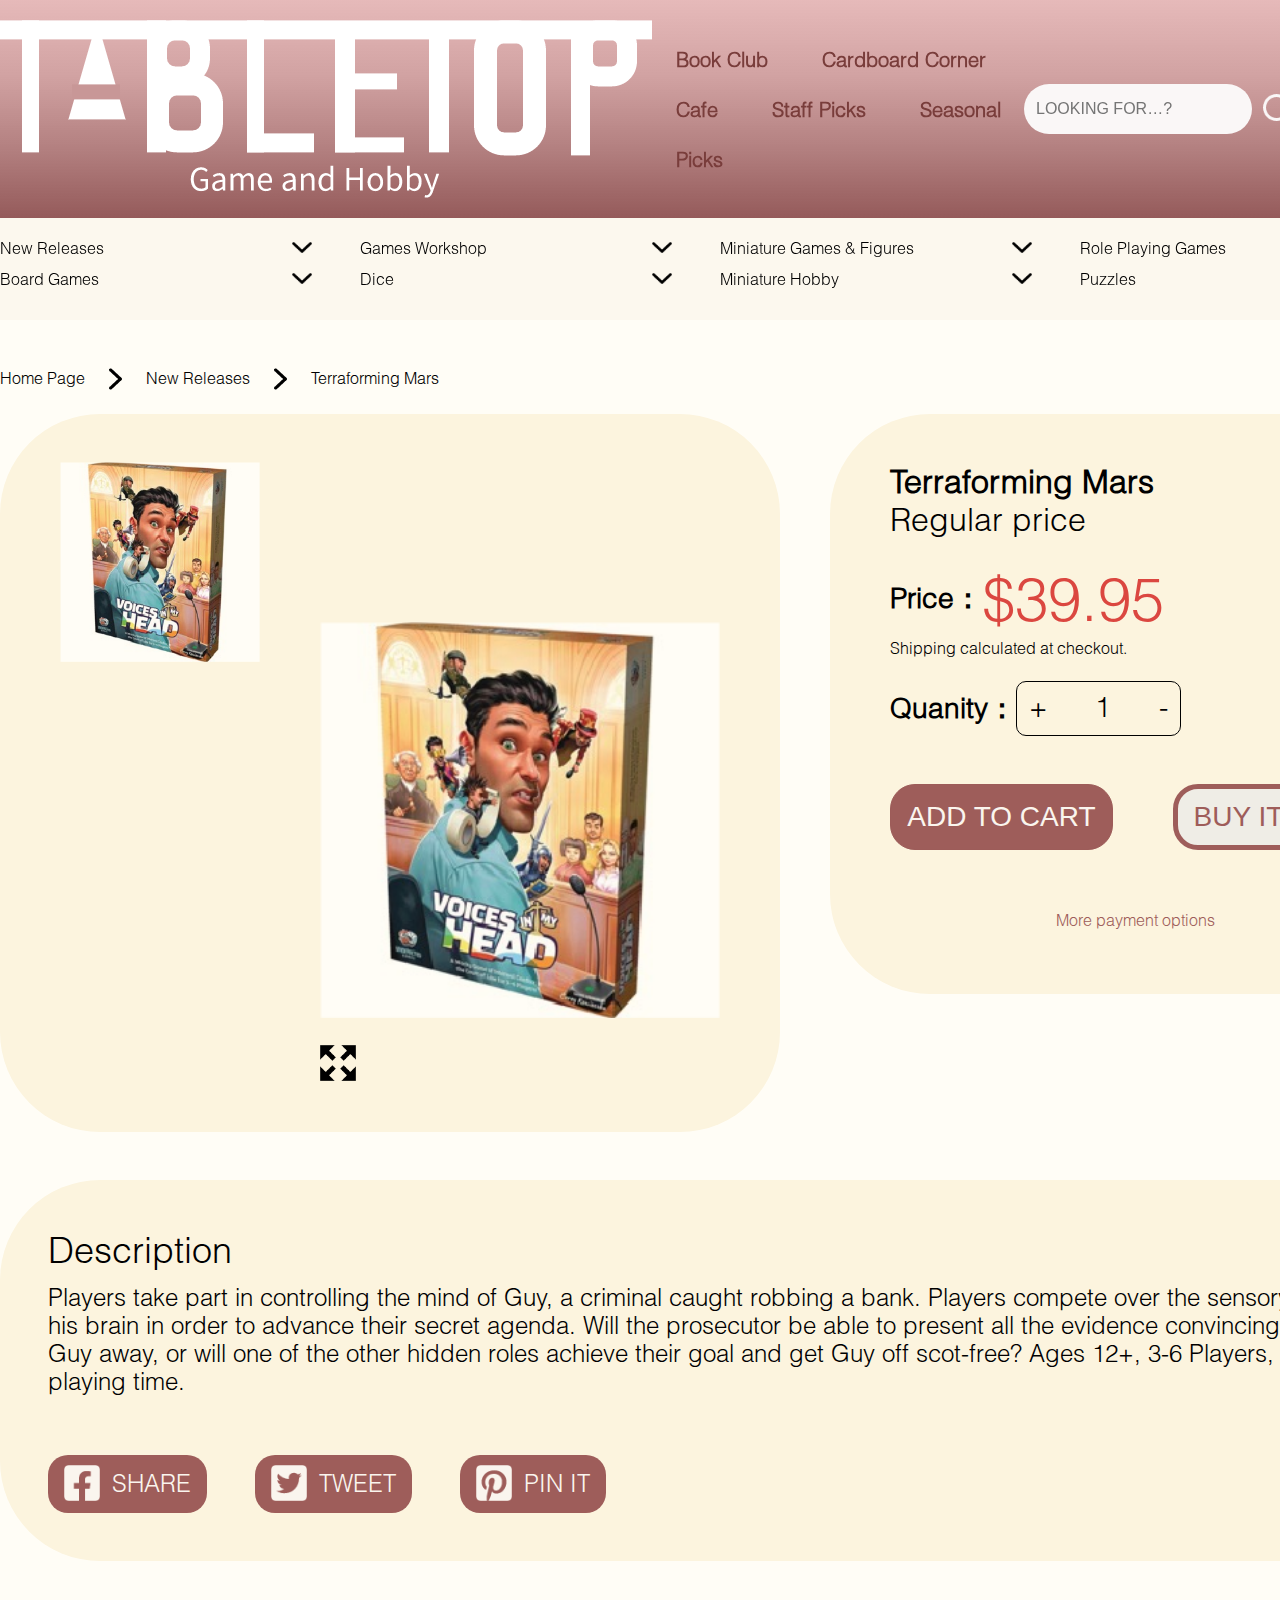
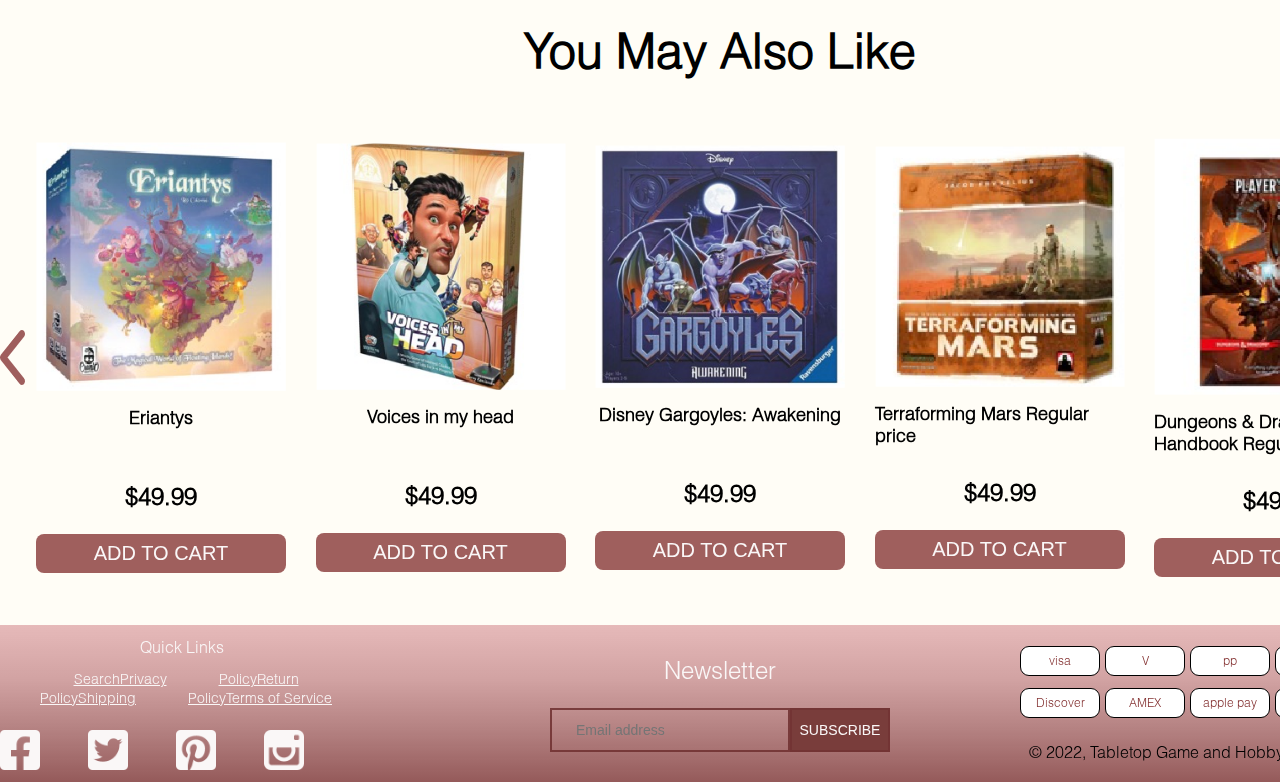
<file: detail2.html>
<!DOCTYPE html>
<html>
	<head>
		<meta charset="utf-8">
		<title></title>
		<meta content="width=device-width, initial-scale=1.0, maximum-scale=1.0, user-scalable=0;" name="viewport" />
		<link href="css/base.css" rel="stylesheet" type="text/css" />
		<link href="css/style.css" rel="stylesheet" type="text/css" />
		<link href="css/respond.css" rel="stylesheet" type="text/css" />
	</head>
	<body>
		<div class="my-wrap">
			<div class="my-header-wrap">
				<div class="flex my-header center">
					<img  src="./images/logo2.png" class="logo"/>
					<div class="my-nav left24">
						<a><b>Book Club</b></a>
						<a><b>Cardboard Corner Cafe</b></a>
						<a><b>Staff Picks</b></a>
						<a><b>Seasonal Picks</b></a>
					</div>
					<div class="flex my-info">
						<input type="text" placeholder="LOOKING FOR…?" id="search"  class="search-input"/>
						<img src="./images/icon_search.png" class="width36 search-icon left8"/>
						<img  src="./images/icon_user.png" class="width36 left36 user-icon"/>
						<img  src="./images/icon_cart.png" class="width36 left36 cart-icon"/>
					</div>
				</div>
			</div>
			<div id="mask-search">
				<div class="flex mask-search-content">
					<input type="text" value="Terraforming Mars Regular price"/>
					<img  src="./images/metro-search.png" class="icon" id="searchBtn"/>
				</div>
			</div>
			<div class="flex-column menu-wrap">
				<div class="flex menu center">
					<div class="menu-item">
						<span>New Releases</span>
						<img src="images/icon-arrow-down.png" class="icon" />
					</div>
					<div class="menu-item">
						<span>Games Workshop</span>
						<img src="images/icon-arrow-down.png" class="icon" />
					</div>
					<div class="menu-item">
						<span>Miniature Games & Figures</span>
						<img src="images/icon-arrow-down.png" class="icon" />
					</div>
					<div class="menu-item">
						<span>Role Playing Games</span>
						<img src="images/icon-arrow-down.png" class="icon" />
					</div>
					<div class="menu-item">
						<span>Board Games</span>
						<img src="images/icon-arrow-down.png" class="icon" />
					</div>
					<div class="menu-item">
						<span>Dice</span>
						<img src="images/icon-arrow-down.png" class="icon" />
					</div>
					<div class="menu-item">
						<span>Miniature Hobby</span>
						<img src="images/icon-arrow-down.png" class="icon" />
					</div>
					<div class="menu-item">
						<span>Puzzles</span>
						<img src="images/icon-arrow-down.png" class="icon" />
					</div>
				</div>
				<div class="down-menu-wrap" id="down-menu">
					<div class="flex down-menu">
						<div class="down-item flex-column">
							<a href="sologamelist.html">Single Player</a>
							<a href="#">Anime</a>
							<a href="#">Classic Games</a>
							<a href="#">Deckbuilders and Living Games</a>
							<a href="#">Roll & Write Games</a>
						</div>
						<div class="down-item flex-column">
							<a href="#">Two Player</a>
							<a href="#">Carcassonne</a>
							<a href="#">Cooperative</a>
							<a href="dicegamelist.html">Dice Games</a>
							<a href="#">Historical</a>
						</div>
						<div class="down-item flex-column">
							<a href="#">Action and Dexterity</a>
							<a href="#">Card Games</a>
							<a href="#">Deduction and Mystery</a>
							<a href="#">Family and Children</a>
							<a href="#">Thematic and Narrative</a>
						</div>
					</div>
				</div>
			</div>
			<div class="shop-wrap flex-column">
				<div class="shop center">
					<div class="flex">
						<a>Home Page</a>
						<img  src="./images/arrow-right.png" class="left24"/>
						<a class="left24">New Releases</a>
						<img  src="./images/arrow-right.png" class="left24"/>
						<a class="left24">Terraforming Mars</a>
					</div>
					<div class="flex product-detail-img top24">
						<div class="left flex">
							<img  src="images/img2.png" class="small-img"/>
							<div class="left60 top160">
								<img  src="images/img2.png" class="medium-img"/>
								<div class="top24">
									<img id="look" src="images/metro-enlarge.png" class="width36"/>
								</div>
							</div>
						</div>
						<div class="right">
							<p class="size32"><b>Terraforming Mars</b><br/>Regular price</p>
							<div class="top60 bottom40 flex align-items-center">
								<span class="size28 line-height0"><b>Price：</b></span>
								<span class="size60 line-height0 price-value">$39.95</span>
							</div>
							<p class="top24">Shipping calculated at checkout.</p>
							<div class="top24 count flex align-items-center">
								<span><b>Quanity：</b></span>
								<div class="count-number flex">
									<div>+</div>
									<div class="left48">1</div>
									<div class="left48">-</div>
								</div>
							</div>
							<div class="flex top48 btn-list">
								<button class="addbtn" id="addcard">ADD TO CART</button>
								<button class="buybtn left60">BUY IT NOW</button>
							</div>
							<p class="top60 div-center more">More payment options</p>
						</div>
					</div>
					<div class="top48 detail-content">
						<p class="size36">Description</p>
						<p class="top12">
							Players take part in controlling the mind of Guy, 
                            a criminal caught robbing a bank. Players compete over 
                            the sensory parts of his brain in order to advance their 
                            secret agenda. Will the prosecutor be able to present all 
                            the evidence convincingly and put Guy away, or will one of 
                            the other hidden roles achieve their goal and get Guy off 
                            scot-free? Ages 12+, 3-6 Players, 1-2 hours playing time.
						</p>
						<div class="flex detail-content-list top60">
							<div class="flex detail-content-item">
								<img class="width36" src="images/detail_icon1.png"/>
								<span class="left12">SHARE</span>
							</div>
							<div class="flex detail-content-item left48">
								<img class="width36" src="images/detail_icon2.png"/>
								<span class="left12">TWEET</span>
							</div>
							<div class="flex detail-content-item left48">
								<img class="width36" src="images/detail_icon3.png"/>
								<span class="left12">PIN IT</span>
							</div>
						</div>
					</div>
					<div class="recommend-list top60 bold">
						<p class="div-center size48">You May Also Like</p>
						<div class="top60 recommend-product-list flex">
							<div class="recommend-product-item">
								<a>
									<a href="detail3.html">
									<img src="images/img1.png"/></a>
									<p class="top12 size18 recommend-product-name"style="display:flex;flex-direction: column;/* justify-concent:center; */align-items:center">Eriantys</p>
								</a>
								<p class="recommend-product-price size24 top24"style="display:flex;flex-direction: column;/* justify-concent:center; */align-items:center">$49.99</p>
								<div class="add top24">
									<button class="addcartbtn">ADD TO CART</button>
								</div>
							</div>
							<div class="recommend-product-item">
								<a>
									<a href="detail2.html">
									<img src="images/img2.png"/></a>
									<p class="top12 size18 recommend-product-name"style="display:flex;flex-direction: column;/* justify-concent:center; */align-items:center">Voices in my head</p>
								</a>
								<p class="recommend-product-price size24 top24"style="display:flex;flex-direction: column;/* justify-concent:center; */align-items:center">$49.99</p>
								<div class="add top24">
									<button class="addcartbtn">ADD TO CART</button>
								</div>
							</div>
							<div class="recommend-product-item">
								<a>
									<img src="images/img3.png"/>
									<p class="top12 size18 recommend-product-name"style="display:flex;flex-direction: column;/* justify-concent:center; */align-items:center">Disney Gargoyles: Awakening</p>
								</a>
								<p class="recommend-product-price size24 top24"style="display:flex;flex-direction: column;/* justify-concent:center; */align-items:center">$49.99</p>
								<div class="add top24">
									<button class="addcartbtn">ADD TO CART</button>
								</div>
							</div>
							<div class="recommend-product-item">
								<a>
									<a href="detail.html">
									<img src="images/img4.png"/></a>
									<p class="top12 size18 recommend-product-name"style="display:flex;flex-direction: column;/* justify-concent:center; */align-items:center">Terraforming Mars Regular price</p>
								</a>
								<p class="recommend-product-price size24 top24"style="display:flex;flex-direction: column;/* justify-concent:center; */align-items:center">$49.99</p>
								<div class="add top24">
									<button class="addcartbtn">ADD TO CART</button>
								</div>
							</div>
							<div class="recommend-product-item">
								<a>
									<img src="images/img5.png"/>
									<p class="top12 size18 recommend-product-name"style="display:flex;flex-direction: column;/* justify-concent:center; */align-items:center">Dungeons & Dragons: Player’s Handbook Regular price</p>
								</a>
								<p class="recommend-product-price size24 top24"style="display:flex;flex-direction: column;/* justify-concent:center; */align-items:center">$49.99</p>
								<div class="add top24">
									<button class="addcartbtn">ADD TO CART</button>
								</div>
							</div>
							<img  src="images/icon-arrows-left.png" class="icon-arrows-left"/>
							<img  src="images/icon-arrows-right.png" class="icon-arrows-right"/>
						</div>
					</div>
				</div>
			</div>
			<div class="bottom-wrap">
				<div class="flex bottom center">
					<div class="flex-column">
						<p class="bottom-links-tilte left140">Quick Links</p>
						<div class="bottom-links">
							<a>SearchPrivacy</a>
							<a>PolicyReturn</a>
							<a>PolicyShipping</a>
							<a>PolicyTerms of Service</a>
						</div>
						<div class="flex bottom-icon top24">
							<img  src="./images/icon1.png" class="icon"/>
							<img  src="./images/icon2.png" class="icon"/>
							<img  src="./images/icon3.png" class="icon"/>
							<img  src="./images/icon4.png" class="icon"/>
						</div>
					</div>
					<div class="flex-column bottom-form align-items-center">
						<div class="size24">Newsletter</div>
						<div class="flex top24 form">
							<input type="text" placeholder="Email address" />
							<button>SUBSCRIBE</button>
						</div>
					</div>
					<div class="bottom-app">
						<div class="flex app">
							<a>visa</a>
							<a>V</a>
							<a>pp</a>
							<a>fbpay</a>
							<a>Gpay</a>
							<a>Discover</a>
							<a>AMEX</a>
							<a>apple pay</a>
							<a>master</a>
							<a>od</a>
						</div>
						<div class="top12 color2">© 2022, Tabletop Game and Hobby Powered by Shopify</div>
					</div>
				</div>
			</div>
			</div>
			<script type="text/javascript" src="./js/detail.js"></script>
		</body>
	</html>
</file>
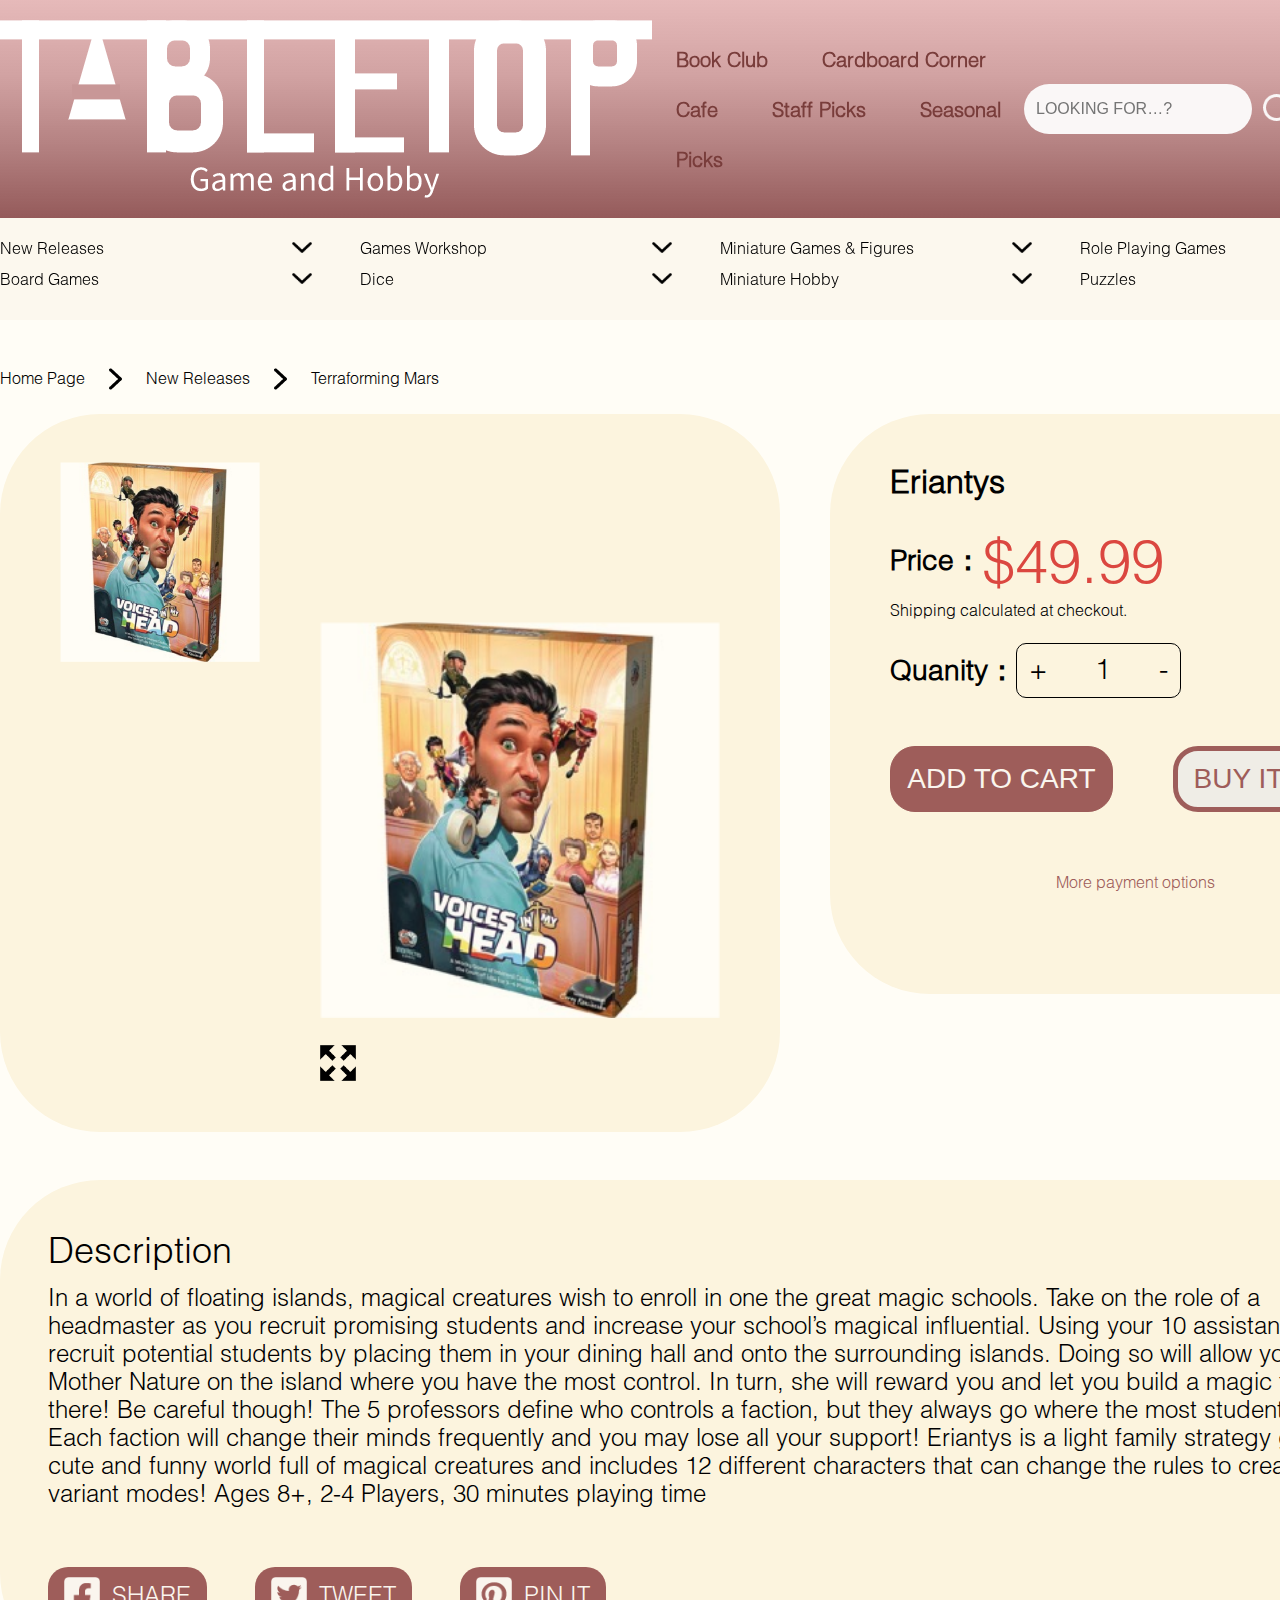
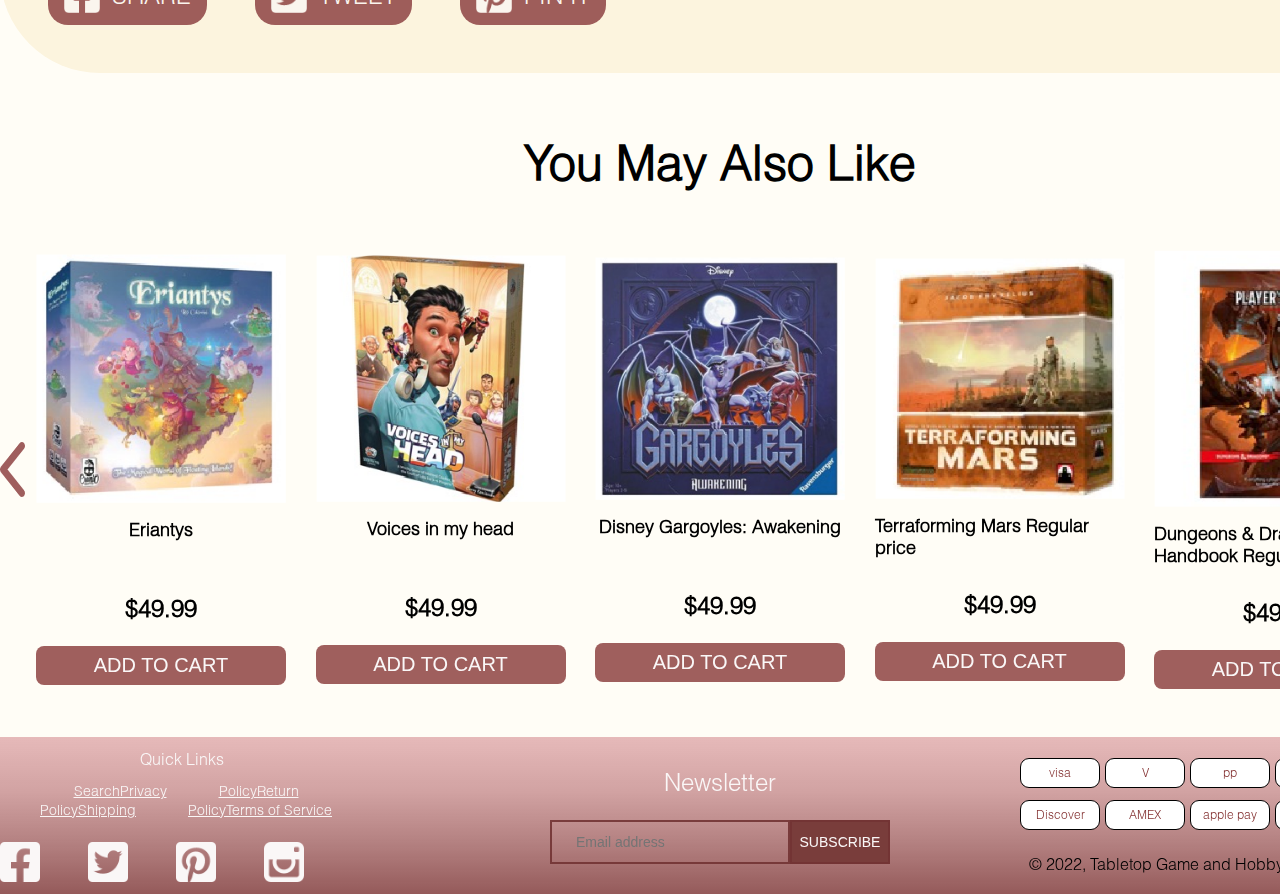
<file: detail3.html>
<!DOCTYPE html>
<html>
	<head>
		<meta charset="utf-8">
		<title></title>
		<meta content="width=device-width, initial-scale=1.0, maximum-scale=1.0, user-scalable=0;" name="viewport" />
		<link href="css/base.css" rel="stylesheet" type="text/css" />
		<link href="css/style.css" rel="stylesheet" type="text/css" />
		<link href="css/respond.css" rel="stylesheet" type="text/css" />
	</head>
	<body>
		<div class="my-wrap">
			<div class="my-header-wrap">
				<div class="flex my-header center">
					<img  src="./images/logo2.png" class="logo"/>
					<div class="my-nav left24">
						<a><b>Book Club</b></a>
						<a><b>Cardboard Corner Cafe</b></a>
						<a><b>Staff Picks</b></a>
						<a><b>Seasonal Picks</b></a>
					</div>
					<div class="flex my-info">
						<input type="text" placeholder="LOOKING FOR…?" id="search"  class="search-input"/>
						<img src="./images/icon_search.png" class="width36 search-icon left8"/>
						<img  src="./images/icon_user.png" class="width36 left36 user-icon"/>
						<img  src="./images/icon_cart.png" class="width36 left36 cart-icon"/>
					</div>
				</div>
			</div>
			<div id="mask-search">
				<div class="flex mask-search-content">
					<input type="text" value="Terraforming Mars Regular price"/>
					<img  src="./images/metro-search.png" class="icon" id="searchBtn"/>
				</div>
			</div>
			<div class="flex-column menu-wrap">
				<div class="flex menu center">
					<div class="menu-item">
						<span>New Releases</span>
						<img src="images/icon-arrow-down.png" class="icon" />
					</div>
					<div class="menu-item">
						<span>Games Workshop</span>
						<img src="images/icon-arrow-down.png" class="icon" />
					</div>
					<div class="menu-item">
						<span>Miniature Games & Figures</span>
						<img src="images/icon-arrow-down.png" class="icon" />
					</div>
					<div class="menu-item">
						<span>Role Playing Games</span>
						<img src="images/icon-arrow-down.png" class="icon" />
					</div>
					<div class="menu-item">
						<span>Board Games</span>
						<img src="images/icon-arrow-down.png" class="icon" />
					</div>
					<div class="menu-item">
						<span>Dice</span>
						<img src="images/icon-arrow-down.png" class="icon" />
					</div>
					<div class="menu-item">
						<span>Miniature Hobby</span>
						<img src="images/icon-arrow-down.png" class="icon" />
					</div>
					<div class="menu-item">
						<span>Puzzles</span>
						<img src="images/icon-arrow-down.png" class="icon" />
					</div>
				</div>
				<div class="down-menu-wrap" id="down-menu">
					<div class="flex down-menu">
						<div class="down-item flex-column">
							<a href="sologamelist.html">Single Player</a>
							<a href="#">Anime</a>
							<a href="#">Classic Games</a>
							<a href="#">Deckbuilders and Living Games</a>
							<a href="#">Roll & Write Games</a>
						</div>
						<div class="down-item flex-column">
							<a href="#">Two Player</a>
							<a href="#">Carcassonne</a>
							<a href="#">Cooperative</a>
							<a href="dicegamelist.html">Dice Games</a>
							<a href="#">Historical</a>
						</div>
						<div class="down-item flex-column">
							<a href="#">Action and Dexterity</a>
							<a href="#">Card Games</a>
							<a href="#">Deduction and Mystery</a>
							<a href="#">Family and Children</a>
							<a href="#">Thematic and Narrative</a>
						</div>
					</div>
				</div>
			</div>
			<div class="shop-wrap flex-column">
				<div class="shop center">
					<div class="flex">
						<a>Home Page</a>
						<img  src="./images/arrow-right.png" class="left24"/>
						<a class="left24">New Releases</a>
						<img  src="./images/arrow-right.png" class="left24"/>
						<a class="left24">Terraforming Mars</a>
					</div>
					<div class="flex product-detail-img top24">
						<div class="left flex">
							<img  src="images/img2.png" class="small-img"/>
							<div class="left60 top160">
								<img  src="images/img2.png" class="medium-img"/>
								<div class="top24">
									<img id="look" src="images/metro-enlarge.png" class="width36"/>
								</div>
							</div>
						</div>
						<div class="right">
							<p class="size32"><b>Eriantys</b></p>
							<div class="top60 bottom40 flex align-items-center">
								<span class="size28 line-height0"><b>Price：</b></span>
								<span class="size60 line-height0 price-value">$49.99</span>
							</div>
							<p class="top24">Shipping calculated at checkout.</p>
							<div class="top24 count flex align-items-center">
								<span><b>Quanity：</b></span>
								<div class="count-number flex">
									<div>+</div>
									<div class="left48">1</div>
									<div class="left48">-</div>
								</div>
							</div>
							<div class="flex top48 btn-list">
								<button class="addbtn" id="addcard">ADD TO CART</button>
								<button class="buybtn left60">BUY IT NOW</button>
							</div>
							<p class="top60 div-center more">More payment options</p>
						</div>
					</div>
					<div class="top48 detail-content">
						<p class="size36">Description</p>
						<p class="top12">
							In a world of floating islands, magical creatures wish 
                            to enroll in one the great magic schools. Take on the role 
                            of a headmaster as you recruit promising students and increase
                             your school’s magical influential. Using your 10 assistants, 
                             you’ll recruit potential students by placing them in your dining 
                             hall and onto the surrounding islands. Doing so will allow you to
                              guide Mother Nature on the island where you have the most control.
                               In turn, she will reward you and let you build a magic tower there!
                                Be careful though! The 5 professors define who controls a faction, 
                                but they always go where the most students are. Each faction will 
                                change their minds frequently and you may lose all your support! 
                                Eriantys is a light family strategy game in a cute and funny world 
                                full of magical creatures and includes 12 different characters that 
                                can change the rules to create a lot of variant modes! 
                                Ages 8+, 2-4 Players, 30 minutes playing time

						</p>
						<div class="flex detail-content-list top60">
							<div class="flex detail-content-item">
								<img class="width36" src="images/detail_icon1.png"/>
								<span class="left12">SHARE</span>
							</div>
							<div class="flex detail-content-item left48">
								<img class="width36" src="images/detail_icon2.png"/>
								<span class="left12">TWEET</span>
							</div>
							<div class="flex detail-content-item left48">
								<img class="width36" src="images/detail_icon3.png"/>
								<span class="left12">PIN IT</span>
							</div>
						</div>
					</div>
					<div class="recommend-list top60 bold">
						<p class="div-center size48">You May Also Like</p>
						<div class="top60 recommend-product-list flex">
							<div class="recommend-product-item">
								<a>
                                    <a href="detail3.html"></a>
									<img src="images/img1.png"/></a>
									<p class="top12 size18 recommend-product-name"style="display:flex;flex-direction: column;/* justify-concent:center; */align-items:center">Eriantys</p>
								</a>
								<p class="recommend-product-price size24 top24"style="display:flex;flex-direction: column;/* justify-concent:center; */align-items:center">$49.99</p>
								<div class="add top24">
									<button class="addcartbtn">ADD TO CART</button>
								</div>
							</div>
							<div class="recommend-product-item">
								<a>
									<a href="detail2.html">
									<img src="images/img2.png"/></a>
									<p class="top12 size18 recommend-product-name"style="display:flex;flex-direction: column;/* justify-concent:center; */align-items:center">Voices in my head</p>
								</a>
								<p class="recommend-product-price size24 top24"style="display:flex;flex-direction: column;/* justify-concent:center; */align-items:center">$49.99</p>
								<div class="add top24">
									<button class="addcartbtn">ADD TO CART</button>
								</div>
							</div>
							<div class="recommend-product-item">
								<a>
									<img src="images/img3.png"/>
									<p class="top12 size18 recommend-product-name"style="display:flex;flex-direction: column;/* justify-concent:center; */align-items:center">Disney Gargoyles: Awakening</p>
								</a>
								<p class="recommend-product-price size24 top24"style="display:flex;flex-direction: column;/* justify-concent:center; */align-items:center">$49.99</p>
								<div class="add top24">
									<button class="addcartbtn">ADD TO CART</button>
								</div>
							</div>
							<div class="recommend-product-item">
								<a>
									<a href="detail.html">
									<img src="images/img4.png"/></a>
									<p class="top12 size18 recommend-product-name"style="display:flex;flex-direction: column;/* justify-concent:center; */align-items:center">Terraforming Mars Regular price</p>
								</a>
								<p class="recommend-product-price size24 top24"style="display:flex;flex-direction: column;/* justify-concent:center; */align-items:center">$49.99</p>
								<div class="add top24">
									<button class="addcartbtn">ADD TO CART</button>
								</div>
							</div>
							<div class="recommend-product-item">
								<a>
									<img src="images/img5.png"/>
									<p class="top12 size18 recommend-product-name"style="display:flex;flex-direction: column;/* justify-concent:center; */align-items:center">Dungeons & Dragons: Player’s Handbook Regular price</p>
								</a>
								<p class="recommend-product-price size24 top24"style="display:flex;flex-direction: column;/* justify-concent:center; */align-items:center">$49.99</p>
								<div class="add top24">
									<button class="addcartbtn">ADD TO CART</button>
								</div>
							</div>
							<img  src="images/icon-arrows-left.png" class="icon-arrows-left"/>
							<img  src="images/icon-arrows-right.png" class="icon-arrows-right"/>
						</div>
					</div>
				</div>
			</div>
			<div class="bottom-wrap">
				<div class="flex bottom center">
					<div class="flex-column">
						<p class="bottom-links-tilte left140">Quick Links</p>
						<div class="bottom-links">
							<a>SearchPrivacy</a>
							<a>PolicyReturn</a>
							<a>PolicyShipping</a>
							<a>PolicyTerms of Service</a>
						</div>
						<div class="flex bottom-icon top24">
							<img  src="./images/icon1.png" class="icon"/>
							<img  src="./images/icon2.png" class="icon"/>
							<img  src="./images/icon3.png" class="icon"/>
							<img  src="./images/icon4.png" class="icon"/>
						</div>
					</div>
					<div class="flex-column bottom-form align-items-center">
						<div class="size24">Newsletter</div>
						<div class="flex top24 form">
							<input type="text" placeholder="Email address" />
							<button>SUBSCRIBE</button>
						</div>
					</div>
					<div class="bottom-app">
						<div class="flex app">
							<a>visa</a>
							<a>V</a>
							<a>pp</a>
							<a>fbpay</a>
							<a>Gpay</a>
							<a>Discover</a>
							<a>AMEX</a>
							<a>apple pay</a>
							<a>master</a>
							<a>od</a>
						</div>
						<div class="top12 color2">© 2022, Tabletop Game and Hobby Powered by Shopify</div>
					</div>
				</div>
			</div>
			</div>
			<script type="text/javascript" src="./js/detail.js"></script>
		</body>
	</html>
</file>
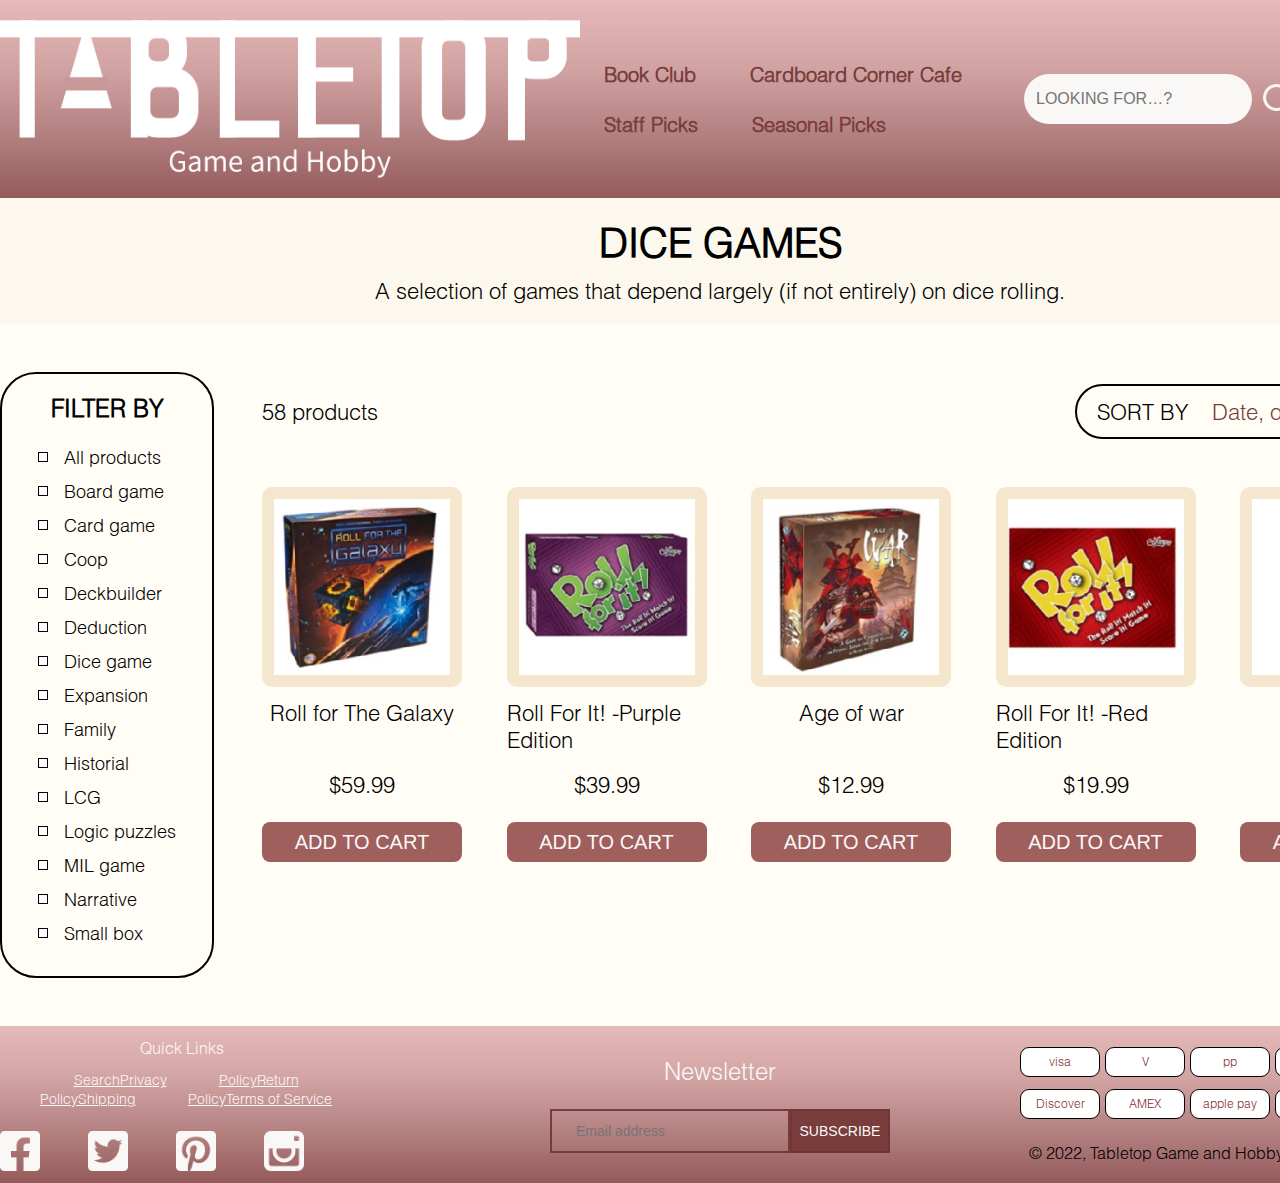
<file: dicegamelist.html>
<!DOCTYPE html>
<html>
	<head>
		<meta charset="utf-8">
		<title></title>
		<meta content="width=device-width, initial-scale=1.0, maximum-scale=1.0, user-scalable=0;" name="viewport" />
		<link href="css/base.css" rel="stylesheet" type="text/css" />
		<link href="css/style.css" rel="stylesheet" type="text/css" />
		<link href="css/respond.css" rel="stylesheet" type="text/css" />
	</head>
	<body>
		<div class="my-wrap">
			<div class="my-header-wrap">
				<div class="flex my-header center">
					<img  src="./images/logo2.png" class="logo" style="width: 580px;"/>
					<div class="my-nav left24">
						<a><b>Book Club</b></a>
						<a><b>Cardboard Corner Cafe</b></a>
						<a><b>Staff Picks</b></a>
						<a><b>Seasonal Picks</b></a>
					</div>
					<div class="flex my-info">
						<input type="text" placeholder="LOOKING FOR…?" id="search"  class="search-input"/>
						<img src="./images/icon_search.png" class="width36 search-icon left8"/>
						<img  src="./images/icon_user.png" class="width36 left36 user-icon"/>
						<img  src="./images/icon_cart.png" class="width36 left36 cart-icon"/>
					</div>
				</div>
			</div>
			<div id="mask-search">
				<div class="flex mask-search-content">
					<input type="text" value="Terraforming Mars Regular price"/>
					<img  src="./images/metro-search.png" class="icon" id="searchBtn"/>
				</div>
			</div>
			<div class="menu-wrap">
				<div class="menu center">
					<div class="div-center list-title"><b>DICE GAMES</b></div>
					<div class="div-center top12 subtitle">A selection of games that depend largely (if not entirely) on dice rolling.</div>
				</div>
			</div>
            <div class="shop-wrap">
				<div class="flex shop center">
					<div class="flex-column left sidebar">
						<div class="sidebar-title"><b>FILTER BY</b></div>
						<div class="top24 selector">
							<div class="flex select-item">
								<div class="icon"></div>
								<a>All products</a>
							</div>
							<div class="flex select-item">
								<div class="icon"></div>
								<a>Board game</a>
							</div>
							<div class="flex select-item">
								<div class="icon"></div>
								<a>Card game</a>
							</div>
							<div class="flex select-item">
								<div class="icon"></div>
								<a>Coop</a>
							</div>
							<div class="flex select-item">
								<div class="icon"></div>
								<a>Deckbuilder</a>
							</div>
							<div class="flex select-item">
								<div class="icon"></div>
								<a>Deduction</a>
							</div>
							<div class="flex select-item">
								<div class="icon"></div>
								<a>Dice game</a>
							</div>
							<div class="flex select-item">
								<div class="icon"></div>
								<a>Expansion</a>
							</div>
							<div class="flex select-item">
								<div class="icon"></div>
								<a>Family</a>
							</div>
							<div class="flex select-item">
								<div class="icon"></div>
								<a>Historial</a>
							</div>
							<div class="flex select-item">
								<div class="icon"></div>
								<a>LCG</a>
							</div>
							<div class="flex select-item">
								<div class="icon"></div>
								<a>Logic puzzles</a>
							</div>
							<div class="flex select-item">
								<div class="icon"></div>
								<a>MIL game</a>
							</div>
							<div class="flex select-item">
								<div class="icon"></div>
								<a>Narrative</a>
							</div>
							<div class="flex select-item">
								<div class="icon"></div>
								<a>Small box</a>
							</div>
						</div>
					</div>
					<div class="right-shop left48">
						<div class="flex shop-header top12">
							<div class="font">58 products</div>
							<div class="flex sort">
								<div class="font">SORT BY</div>
								<div class="left24">Date, old to new</div>
								<div class="left24" id="down-select-btn">
									<img src="images/icon-arrow-down.png"/>
								</div>
								<div class="down-select hide" id="down-select-list">
									<div class="donw-select-item">Alphabetically, A-Z</div>
									<div class="donw-select-item">Alphabetically, Z-A</div>
									<div class="donw-select-item">Price, high to low</div>
									<div class="donw-select-item">Price, low to high</div>
									<div class="donw-select-item">Date, new to old</div>
									<div class="donw-select-item">Date, old to new</div>
								</div>
							</div>
						</div>
						<div class="flex shop-producct-list">
							<div class="flex-column shop-producct-item">
									<img  src="images/img15.png" class="img"/>
									<div class="top12 font pro-title"style="display:flex;flex-direction: column;/* justify-concent:center; */align-items:center">Roll for The Galaxy</div>
								<div class="font top12"style="display:flex;flex-direction: column;/* justify-concent:center; */align-items:center">$59.99</div>
								<div class="top24">
									<button class="add-btn">ADD TO CART</button>
								</div>
							</div>
							<div class="flex-column shop-producct-item">
									<img  src="images/img16.png" class="img"/>
									<div class="top12 font pro-title"style="display:flex;flex-direction: column;/* justify-concent:center; */align-items:center">Roll For It! -Purple Edition</div>
								<div class="font top12"style="display:flex;flex-direction: column;/* justify-concent:center; */align-items:center">$39.99</div>
								<div class="top24">
									<button class="add-btn">ADD TO CART</button>
								</div>
							</div>
							<div class="flex-column shop-producct-item">
									<img  src="images/img17.png" class="img"/>
									<div class="top12 font pro-title"style="display:flex;flex-direction: column;/* justify-concent:center; */align-items:center">Age of war</div>								
								<div class="font top12"style="display:flex;flex-direction: column;/* justify-concent:center; */align-items:center">$12.99</div>
								<div class="top24">
									<button class="add-btn">ADD TO CART</button>
								</div>
							</div>
							<div class="flex-column shop-producct-item">
									<img  src="images/img18.png" class="img"/>
									<div class="top12 font pro-title"style="display:flex;flex-direction: column;/* justify-concent:center; */align-items:center">Roll For It! -Red Edition</div>								
								<div class="font top12"style="display:flex;flex-direction: column;/* justify-concent:center; */align-items:center">$19.99</div>
								<div class="top24">
									<button class="add-btn">ADD TO CART</button>
								</div>
							</div>
							<div class="flex-column shop-producct-item">
									<img  src="images/img12.png" class="img"/>
									<div class="top12 font pro-title"style="display:flex;flex-direction: column;/* justify-concent:center; */align-items:center">Roll Player</div>								
								<div class="font top12"style="display:flex;flex-direction: column;/* justify-concent:center; */align-items:center">$58.99</div>
								<div class="top24">
									<button class="add-btn">ADD TO CART</button>
								</div>
							</div>							
						</div>
					</div>
				</div>
			</div>
                    <div class="bottom-wrap">
                        <div class="flex bottom center">
                            <div class="flex-column">
                                <p class="bottom-links-tilte left140">Quick Links</p>
                                <div class="bottom-links">
                                    <a>SearchPrivacy</a>
                                    <a>PolicyReturn</a>
                                    <a>PolicyShipping</a>
                                    <a>PolicyTerms of Service</a>
                                </div>
                                <div class="flex bottom-icon top24">
                                    <img  src="./images/icon1.png" class="icon"/>
                                    <img  src="./images/icon2.png" class="icon"/>
                                    <img  src="./images/icon3.png" class="icon"/>
                                    <img  src="./images/icon4.png" class="icon"/>
                                </div>
                            </div>
                            <div class="flex-column bottom-form align-items-center">
                                <div class="size24">Newsletter</div>
                                <div class="flex top24 form">
                                    <input type="text" placeholder="Email address" />
                                    <button>SUBSCRIBE</button>
                                </div>
                            </div>
                            <div class="bottom-app">
                                <div class="flex app">
                                    <a>visa</a>
                                    <a>V</a>
                                    <a>pp</a>
                                    <a>fbpay</a>
                                    <a>Gpay</a>
                                    <a>Discover</a>
                                    <a>AMEX</a>
                                    <a>apple pay</a>
                                    <a>master</a>
                                    <a>od</a>
                                </div>
                                <div class="top12 color2">© 2022, Tabletop Game and Hobby Powered by Shopify</div>
                            </div>
                        </div>
                    </div>
                    </div>
					<script type="text/javascript" src="./js/dicelist.js"></script>
	</body>
</html>
</file>
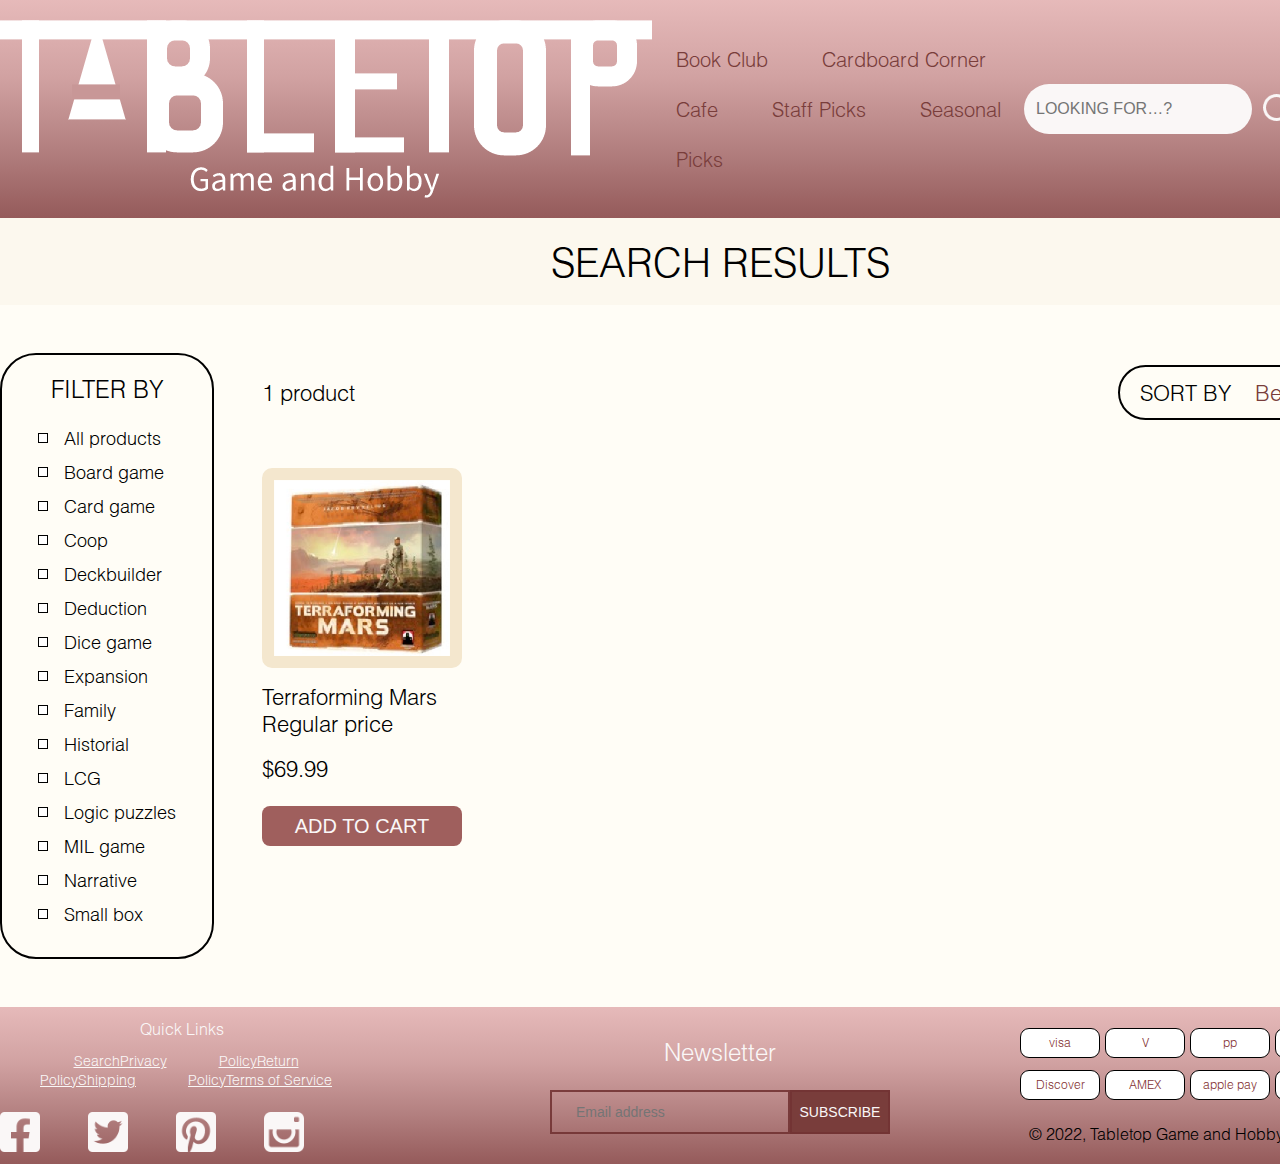
<file: searchresults.html>
<!DOCTYPE html>
<html>
	<head>
		<meta charset="utf-8">
		<title></title>
		<meta content="width=device-width, initial-scale=1.0, maximum-scale=1.0, user-scalable=0;" name="viewport" />
		<link href="css/base.css" rel="stylesheet" type="text/css" />
		<link href="css/style.css" rel="stylesheet" type="text/css" />
		<link href="css/respond.css" rel="stylesheet" type="text/css" />
	</head>
	<body>
		<div class="my-wrap">
			<div class="my-header-wrap">
				<div class="flex my-header center">
					<img  src="./images/logo2.png" class="logo"/>
					<div class="my-nav left24">
						<a>Book Club</a>
						<a>Cardboard Corner Cafe</a>
						<a>Staff Picks</a>
						<a>Seasonal Picks</a>
					</div>
					<div class="flex my-info">
						<input type="text" placeholder="LOOKING FOR…?" id="search"  class="search-input"/>
						<img src="./images/icon_search.png" class="width36 search-icon left8"/>
						<img  src="./images/icon_user.png" class="width36 left36 user-icon"/>
						<img  src="./images/icon_cart.png" class="width36 left36 cart-icon"/>
					</div>
				</div>
			</div>
			<div id="mask-search">
				<div class="flex mask-search-content">
					<input type="text" value="Terraforming Mars Regular price"/>
					<img  src="./images/metro-search.png" class="icon" id="searchBtn"/>
				</div>
			</div>
			<div class="menu-wrap">
				<div class="menu center">
					<div class="div-center list-title">SEARCH RESULTS</div>
				</div>
			</div>
			<div class="shop-wrap">
				<div class="flex shop center">
					<div class="flex-column left sidebar">
						<div class="sidebar-title">FILTER BY</div>
						<div class="top24 selector">
							<div class="flex select-item">
								<div class="icon"></div>
								<a>All products</a>
							</div>
							<div class="flex select-item">
								<div class="icon"></div>
								<a>Board game</a>
							</div>
							<div class="flex select-item">
								<div class="icon"></div>
								<a>Card game</a>
							</div>
							<div class="flex select-item">
								<div class="icon"></div>
								<a>Coop</a>
							</div>
							<div class="flex select-item">
								<div class="icon"></div>
								<a>Deckbuilder</a>
							</div>
							<div class="flex select-item">
								<div class="icon"></div>
								<a>Deduction</a>
							</div>
							<div class="flex select-item">
								<div class="icon"></div>
								<a>Dice game</a>
							</div>
							<div class="flex select-item">
								<div class="icon"></div>
								<a>Expansion</a>
							</div>
							<div class="flex select-item">
								<div class="icon"></div>
								<a>Family</a>
							</div>
							<div class="flex select-item">
								<div class="icon"></div>
								<a>Historial</a>
							</div>
							<div class="flex select-item">
								<div class="icon"></div>
								<a>LCG</a>
							</div>
							<div class="flex select-item">
								<div class="icon"></div>
								<a>Logic puzzles</a>
							</div>
							<div class="flex select-item">
								<div class="icon"></div>
								<a>MIL game</a>
							</div>
							<div class="flex select-item">
								<div class="icon"></div>
								<a>Narrative</a>
							</div>
							<div class="flex select-item">
								<div class="icon"></div>
								<a>Small box</a>
							</div>
						</div>
					</div>
					<div class="right-shop left48">
						<div class="flex shop-header top12">
							<div class="font">1 product</div>
							<div class="flex sort">
								<div class="font">SORT BY</div>
								<div class="left24">Best Selling</div>
								<div class="left24" id="down-select-btn">
									<img src="images/icon-arrow-down.png"/>
								</div>
								<div class="down-select hide" id="down-select-list">
									<div class="donw-select-item">Alphabetically, A-Z</div>
									<div class="donw-select-item">Alphabetically, Z-A</div>
									<div class="donw-select-item">Price, high to low</div>
									<div class="donw-select-item">Price, low to high</div>
									<div class="donw-select-item">Date, new to old</div>
									<div class="donw-select-item">Date, old to new</div>
								</div>
							</div>
						</div>
						<div class="flex shop-producct-list">
							<div class="flex-column shop-producct-item">
								<a href="detail.html">
									<img  src="images/img4.png" class="img"/>
									<div class="top12 font pro-title">Terraforming Mars Regular price</div>
								</a>
								<div class="font top12">$69.99</div>
								<div class="top24">
									<button class="add-btn">ADD TO CART</button>
								</div>
							</div>
						</div>
					</div>
				</div>
			</div>
			<div class="bottom-wrap">
				<div class="flex bottom center">
					<div class="flex-column">
						<p class="bottom-links-tilte left140">Quick Links</p>
						<div class="bottom-links">
							<a>SearchPrivacy</a>
							<a>PolicyReturn</a>
							<a>PolicyShipping</a>
							<a>PolicyTerms of Service</a>
						</div>
						<div class="flex bottom-icon top24">
							<img  src="./images/icon1.png" class="icon"/>
							<img  src="./images/icon2.png" class="icon"/>
							<img  src="./images/icon3.png" class="icon"/>
							<img  src="./images/icon4.png" class="icon"/>
						</div>
					</div>
					<div class="flex-column bottom-form align-items-center">
						<div class="size24">Newsletter</div>
						<div class="flex top24 form">
							<input type="text" placeholder="Email address" />
							<button>SUBSCRIBE</button>
						</div>
					</div>
					<div class="bottom-app">
						<div class="flex app">
							<a>visa</a>
							<a>V</a>
							<a>pp</a>
							<a>fbpay</a>
							<a>Gpay</a>
							<a>Discover</a>
							<a>AMEX</a>
							<a>apple pay</a>
							<a>master</a>
							<a>od</a>
						</div>
						<div class="top12 color2">© 2022, Tabletop Game and Hobby Powered by Shopify</div>
					</div>
				</div>
			</div>
		</div>
		<script type="text/javascript" src="./js/searchresults.js"></script>
	</body>
</html>
</file>
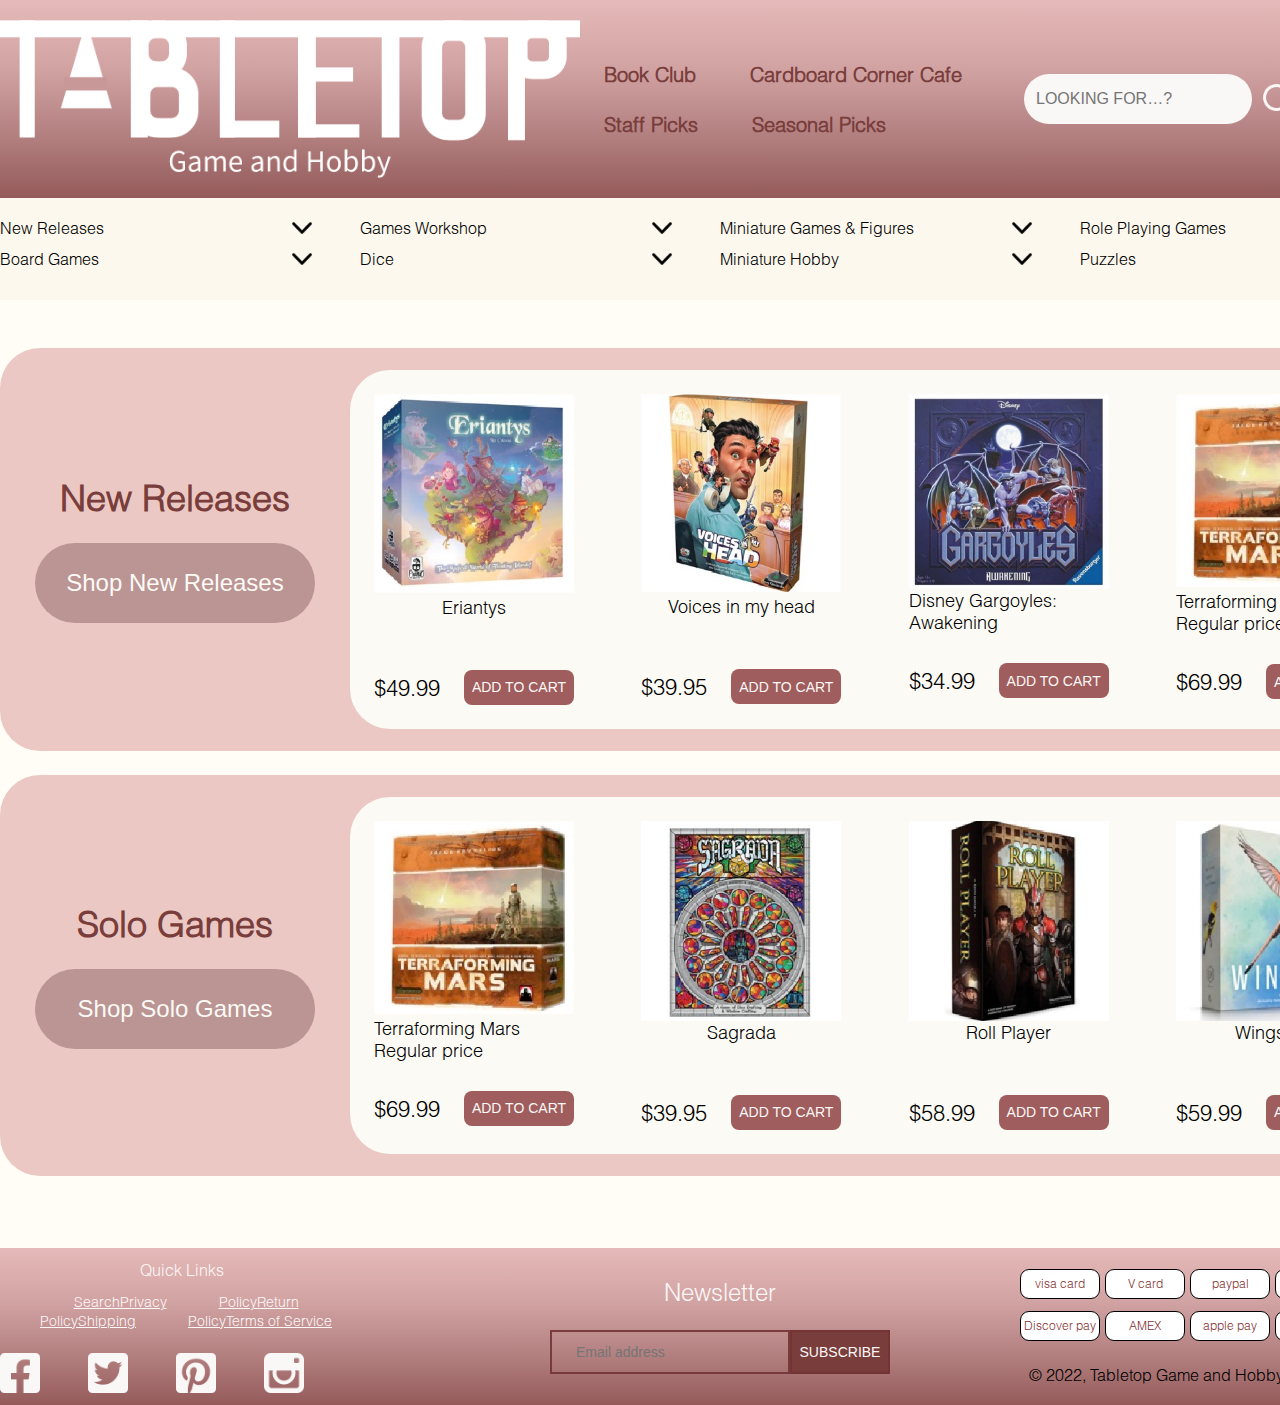
<file: shophomepage.html>
<!DOCTYPE html>
<html>
	<head>
		<meta charset="utf-8">
		<title></title>
		<meta content="width=device-width, initial-scale=1.0, maximum-scale=1.0, user-scalable=0;" name="viewport" />
		<link href="css/base.css" rel="stylesheet" type="text/css" />
		<link href="css/style.css" rel="stylesheet" type="text/css" />
		<link href="css/respond.css" rel="stylesheet" type="text/css" />
	</head>
	<body>
			<div class="my-wrap" >
				<div class="my-header-wrap">
					<div class="flex my-header center">
						<img  src="./images/logo2.png" class="logo" style="width: 580px;" />
						<div class="my-nav left24 ">
							<a><b>Book Club</b></a>
							<a><b>Cardboard Corner Cafe</b></a>
							<a><b>Staff Picks</b></a>
							<a><b>Seasonal Picks</b></a>
						</div>
						<div class="flex my-info">
							<input type="text" placeholder="LOOKING FOR…?" id="search"  class="search-input"/>
							<img src="./images/icon_search.png" class="width36 search-icon left8"/>
							<img  src="./images/icon_user.png" class="width36 left36 user-icon"/>
							<img  src="./images/icon_cart.png" class="width36 left36 cart-icon"/>
						</div>
					</div>
				</div>
				<div id="mask-search">
					<div class="flex mask-search-content">
						<input type="text" value="Terraforming Mars Regular price"/>
						<img  src="./images/metro-search.png" class="icon" id="searchBtn"/>
					</div>
				</div>
			<div class="flex-column menu-wrap">
				<div class="flex menu center">
					<div class="menu-item">
						<span>New Releases</span>
						<img src="images/icon-arrow-down.png" class="icon" />
					</div>
					<div class="menu-item">
						<span>Games Workshop</span>
						<img src="images/icon-arrow-down.png" class="icon" />
					</div>
					<div class="menu-item">
						<span>Miniature Games & Figures</span>
						<img src="images/icon-arrow-down.png" class="icon" />
					</div>
					<div class="menu-item">
						<span>Role Playing Games</span>
						<img src="images/icon-arrow-down.png" class="icon" />
					</div>
					<div class="menu-item">
						<span>Board Games</span>
						<img src="images/icon-arrow-down.png" class="icon" />
					</div>
					<div class="menu-item">
						<span>Dice</span>
						<img src="images/icon-arrow-down.png" class="icon" />
					</div>
					<div class="menu-item">
						<span>Miniature Hobby</span>
						<img src="images/icon-arrow-down.png" class="icon" />
					</div>
					<div class="menu-item">
						<span>Puzzles</span>
						<img src="images/icon-arrow-down.png" class="icon" />
					</div>
				</div>
				<div class="down-menu-wrap" id="down-menu">
					<div class="flex down-menu">
						<div class="down-item flex-column">
							<a href ="sologamelist.html">Single Player</a>
							<a href="#">Anime</a>
							<a href="#">Classic Games</a>
							<a href="#">Deckbuilders and Living Games</a>
							<a href="#">Roll & Write Games</a>
						</div>
						<div class="down-item flex-column">
							<a href="#">Two Player</a>
							<a href="#">Carcassonne</a>
							<a href="#">Cooperative</a>
							<a href="dicegamelist.html">Dice Games</a>
							<a href="#">Historical</a>
						</div>
						<div class="down-item flex-column">
							<a href="#">Action and Dexterity</a>
							<a href="#">Card Games</a>
							<a href="#">Deduction and Mystery</a>
							<a href="#">Family and Children</a>
							<a href="#">Thematic and Narrative</a>
						</div>
					</div>
				</div>
			</div>
		</div>
		 <div class="shop-wrap flex-column">
					<div class="shop center">
						<div class="shop-list">
							<div class="flex shop-item align-items-center">
								<div class="left flex-column">
									<p class="name"><b>New Releases</b></p>
									<button class="btn">Shop New Releases</button>
								</div>
								<div class="flex right">
									<div class="flex-column">
										<a href="detail3.html">
											<img  src="images/img1.png" class="img"/></a>
											<p class="name"style="display:flex;flex-direction: column;/* justify-concent:center; */align-items:center">
												Eriantys</p>
										</a>
										<div class="flex top24 bot">
											<p class="price">$49.99</p>
											<button class="add">ADD TO CART</button>
										</div>
									</div>
									<div class="flex-column">
										<a href="detail2.html">
											<img  src="images/img2.png" class="img"/></a>
											<p class="name"style="display:flex;flex-direction: column;/* justify-concent:center; */align-items:center">
												Voices in my head</p>
										</a>
										<div class="flex top24 bot">
											<p class="price">$39.95</p>
											<button class="add">ADD TO CART</button>
										</div>
									</div>
									<div class="flex-column">
											<img  src="images/img3.png" class="img"/>
											<p class="name"style="display:flex;flex-direction: column;/* justify-concent:center; */align-items:center">
												Disney Gargoyles: Awakening</p>
										</a>
										<div class="flex top24 bot">
											<p class="price">$34.99</p>
											<button class="add">ADD TO CART</button>
										</div>
									</div>
									<div class="flex-column">
										<a href="detail.html">
											<img  src="images/img4.png" class="img"/>
											<p class="name"style="display:flex;flex-direction: column;/* justify-concent:center; */align-items:center">
												Terraforming Mars Regular price</p>
										</a>
										<div class="flex top24 bot">
											<p class="price">$69.99</p>
											<button class="add">ADD TO CART</button>
										</div>
									</div>
								</div>
								<img  src="images/arrow-back.png" class="arrow-back"/>
							</div>
							<div class="flex shop-item align-items-center">
								<div class="left flex-column">
									<a>
										<p class="name"><b>Solo Games</b></p>
										<a href="sologamelist.html">
									<button class="btn">Shop Solo Games</button>
										</a>
									</a>
								</div>
								<div class="flex right">
									<div class="flex-column">
										<a href="detail.html"><img  src="images/img4.png" class="img"/>
										<p class="name"style="display:flex;flex-direction: column;/* justify-concent:center; */align-items:center">Terraforming Mars Regular price</p></a>
										<div class="flex top24 bot">
											<p class="price">$69.99</p>
											<button class="add">ADD TO CART</button>
										</div>
									</div>
									<div class="flex-column">
										<img  src="images/img11.png" class="img"/>
										<p class="name"style="display:flex;flex-direction: column;/* justify-concent:center; */align-items:center">Sagrada</p></a>
										<div class="flex top24 bot">
											<p class="price">$39.95</p>
											<button class="add">ADD TO CART</button>
										</div>
									</div>
									<div class="flex-column">
										<img  src="images/img12.png" class="img"/>
										<p class="name"style="display:flex;flex-direction: column;/* justify-concent:center; */align-items:center">Roll Player</p></a>
										<div class="flex top24 bot">
											<p class="price">$58.99</p>
											<button class="add">ADD TO CART</button>
										</div>
									</div>
									<div class="flex-column">
										<img  src="images/img13.png" class="img"/>
										<p class="name"style="display:flex;flex-direction: column;/* justify-concent:center; */align-items:center">Wingspan</p></a>
										<div class="flex top24 bot">
											<p class="price">$59.99</p>
											<button class="add">ADD TO CART</button>
										</div>
									</div>
								</div>
								<img  src="images/arrow-back.png" class="arrow-back"/>
							</div>
						</div>
					</div>
				</div>
			</div>
				<div class="bottom-wrap">
					<div class="flex bottom center">
						<div class="flex-column">
							<p class="bottom-links-tilte left140">Quick Links</p>
							<div class="bottom-links">
								<a>SearchPrivacy</a>
								<a>PolicyReturn</a>
								<a>PolicyShipping</a>
								<a>PolicyTerms of Service</a>
							</div>
							<div class="flex bottom-icon top24">
								<img  src="./images/icon1.png" class="icon"/>
								<img  src="./images/icon2.png" class="icon"/>
								<img  src="./images/icon3.png" class="icon"/>
								<img  src="./images/icon4.png" class="icon"/>
							</div>
						</div>
						<div class="flex-column bottom-form align-items-center">
							<div class="size24">Newsletter</div>
							<div class="flex top24 form">
								<input type="text" placeholder="Email address" />
								<button>SUBSCRIBE</button>
							</div>
						</div>
						<div class="bottom-app">
							<div class="flex app">
								<a>visa card</a>
						        <a>V card</a>
						        <a>paypal</a>
						        <a>fbpay</a>
						        <a>Gpay</a>
						        <a>Discover pay</a>
						        <a>AMEX</a>
						        <a>apple pay</a>
						        <a>master card</a>
					 	        <a>od card</a>
							</div>
							<div class="top12 color2">© 2022, Tabletop Game and Hobby Powered by Shopify</div>
						</div>
					</div>
				</div>
				</div>
				<script type="text/javascript" src="./js/shophome.js"></script>
	</body>
</html>
</file>
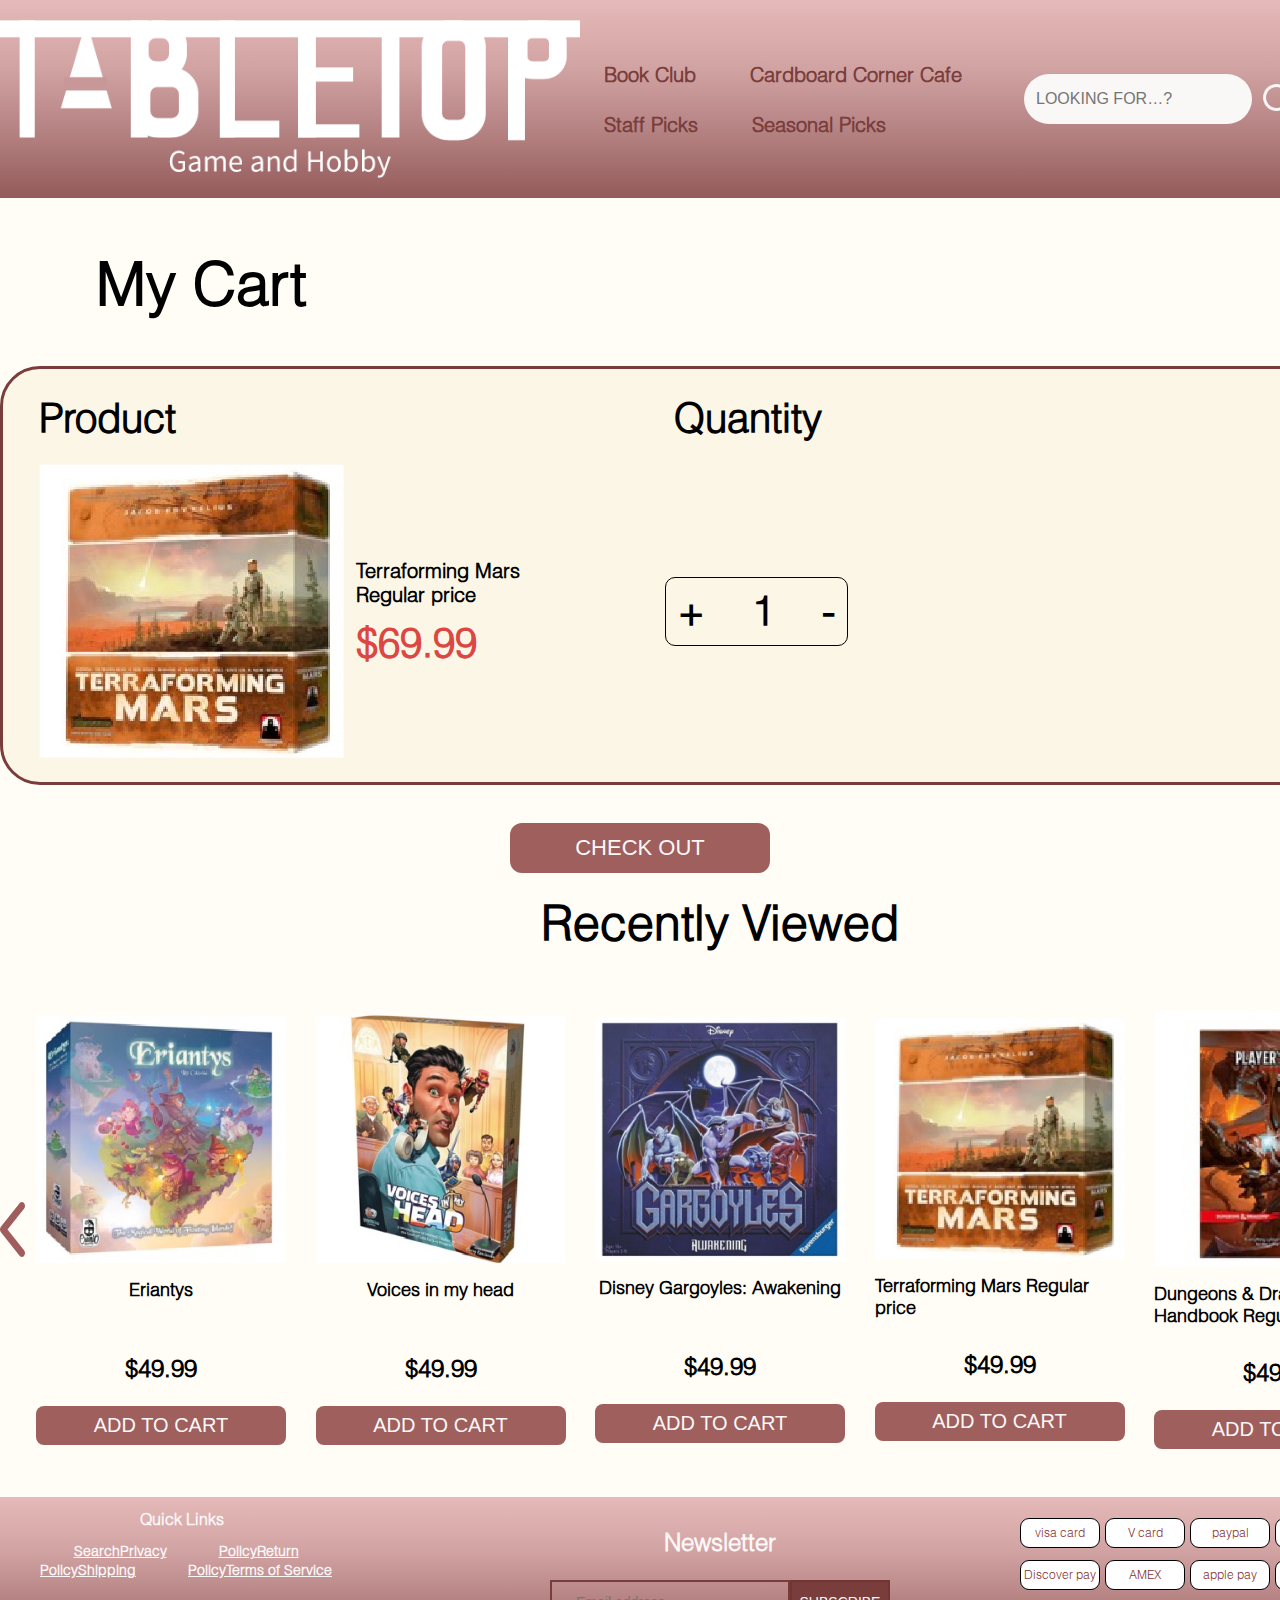
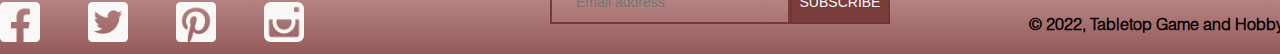
<file: shoppingcart.html>
<!DOCTYPE html>
<html>
	<head>
		<meta charset="utf-8">
		<title></title>
		<meta content="width=device-width, initial-scale=1.0, maximum-scale=1.0, user-scalable=0;" name="viewport" />
		<link href="css/base.css" rel="stylesheet" type="text/css" />
		<link href="css/style.css" rel="stylesheet" type="text/css" />
		<link href="css/respond.css" rel="stylesheet" type="text/css" />
	</head>
		 <body>
		  <div class="my-wrap bold">
		   <div class="my-header-wrap">
			<div class="flex my-header center">
			 <img  src="./images/logo2.png" class="logo" style="width: 580px;"/>
			 <div class="my-nav left24">
			  <a><b>Book Club</b></a>
			  <a><b>Cardboard Corner Cafe</b></a>
			  <a><b>Staff Picks</b></a>
			  <a><b>Seasonal Picks</b></a>
			 </div>
			 <div class="flex my-info">
			  <input type="text" placeholder="LOOKING FOR…?" id="search"  class="search-input"/>
			  <img src="./images/icon_search.png" class="width36 search-icon left8"/>
			  <img  src="./images/icon_user.png" class="width36 left36 user-icon"/>
			  <img  src="./images/icon_cart.png" class="width36 left36 cart-icon"/>
			 </div>
			</div>
		   </div>
		   <div id="mask-search">
			<div class="flex mask-search-content">
			 <input type="text" value="Terraforming Mars Regular price"/>
			 <img  src="./images/metro-search.png" class="icon" id="searchBtn"/>
			</div>
		   </div>
		  <div class="shop-wrap flex-column">
		   <div class="shop center">
			<div class="my-cart">
			 <div class="size60 left96">My Cart</div>
			 <div class="flex my-cart-content top48">
			  <div class="my-cart-item flex-column">
			   <div class="flex name">
				<span>Product</span>
				<span>Quantity</span>
				<span>Total</span>
			   </div>
			   <div class="flex top24 info">
				<div class="flex info-content">
				 <img  src="./images/img4.png" class="img"/>
				 <div class="left12 size20 flex-column justify-content-center">
				  <p>Terraforming Mars<br> Regular price</p>
				  <p class="price-value top12">$69.99</p>
				 </div>
				</div>
				<div class="count flex">
				 <div class="count-number flex">
				  <div>+</div>
				  <div class="left48">1</div>
				  <div class="left48">-</div>
				 </div>
				</div>
				<div class="size24 total-price">
				 $ 69.99
				</div>
			   </div>
			  </div>
			 </div>
			 <div class="flex">
				 <a href="checkoutinfo.html">
			  <button class="checkout-btn" >CHECK OUT</button></a>
			 </div>
			</div>
			<div class="recommend-list top108">
			 <p class="div-center size48">Recently Viewed</p>
			 <div class="top60 recommend-product-list flex">
			  <div class="recommend-product-item" style="display:flex;flex-direction: column;/* justify-concent:center; */align-items:center">
			   <a>
				<a href="detail3.html">
				<img src="images/img1.png"></a>
				<p class="top12 size18 recommend-product-name" style="display:flex;flex-direction: column;/* justify-concent:center; */align-items:center">Eriantys</p>
			   </a>
			   <p class="recommend-product-price size24 top24">$49.99</p>
			   <div class="add top24">
				<button class="addcartbtn">ADD TO CART</button>
			   </div>
			  </div>
			  <div class="recommend-product-item" style="display:flex;flex-direction: column;/* justify-concent:center; */align-items:center">
			   <a>
				<a href="detail2.html">
				<img src="images/img2.png"/></a>
				<p class="top12 size18 recommend-product-name" style="display:flex;flex-direction: column;/* justify-concent:center; */align-items:center">Voices in my head</p>
			   </a>
			   <p class="recommend-product-price size24 top24">$49.99</p>
			   <div class="add top24">
				<button class="addcartbtn">ADD TO CART</button>
			   </div>
			  </div>
			  <div class="recommend-product-item" style="display:flex;flex-direction: column;/* justify-concent:center; */align-items:center">
			   <a>
				<img src="images/img3.png"/>
				<p class="top12 size18 recommend-product-name" style="display:flex;flex-direction: column;/* justify-concent:center; */align-items:center">Disney Gargoyles: Awakening</p>
			   </a>
			   <p class="recommend-product-price size24 top24">$49.99</p>
			   <div class="add top24">
				<button class="addcartbtn">ADD TO CART</button>
			   </div>
			  </div>
			  <div class="recommend-product-item" style="display:flex;flex-direction: column;/* justify-concent:center; */align-items:center">
			   <a>
				<a href="detail.html">
				<img src="images/img4.png"/></a>
				<p class="top12 size18 recommend-product-name" style="display:flex;flex-direction: column;/* justify-concent:center; */align-items:center">Terraforming Mars Regular price</p>
			   </a>
			   <p class="recommend-product-price size24 top24">$49.99</p>
			   <div class="add top24">
				<button class="addcartbtn">ADD TO CART</button>
			   </div>
			  </div>
			  <div class="recommend-product-item" style="display:flex;flex-direction: column;/* justify-concent:center; */align-items:center">
			   <a>
				<img src="images/img5.png"/>
				<p class="top12 size18 recommend-product-name" style="display:flex;flex-direction: column;/* justify-concent:center; */align-items:center">Dungeons & Dragons: Player’s Handbook Regular price</p>
			   </a>
			   <p class="recommend-product-price size24 top24">$49.99</p>
			   <div class="add top24">
				<button class="addcartbtn">ADD TO CART</button>
			   </div>
			  </div>
			  <img  src="images/icon-arrows-left.png" class="icon-arrows-left"/>
			  <img  src="images/icon-arrows-right.png" class="icon-arrows-right"/>
			 </div>
			</div>
		   </div>
		  </div>	
		  <div class="bottom-wrap">
		   <div class="flex bottom center">
			<div class="flex-column">
			 <p class="bottom-links-tilte left140">Quick Links</p>
			 <div class="bottom-links">
			  <a>SearchPrivacy</a>
			  <a>PolicyReturn</a>
			  <a>PolicyShipping</a>
			  <a>PolicyTerms of Service</a>
			 </div>
			 <div class="flex bottom-icon top24">
			  <img  src="./images/icon1.png" class="icon"/>
			  <img  src="./images/icon2.png" class="icon"/>
			  <img  src="./images/icon3.png" class="icon"/>
			  <img  src="./images/icon4.png" class="icon"/>
			 </div>
			</div>
			<div class="flex-column bottom-form align-items-center">
			 <div class="size24">Newsletter</div>
			 <div class="flex top24 form">
			  <input type="text" placeholder="Email address" />
			  <button>SUBSCRIBE</button>
			 </div>
			</div>
			<div class="bottom-app">
			 <div class="flex app">
			  <a>visa card</a>
			  <a>V card</a>
			  <a>paypal</a>
			  <a>fbpay</a>
			  <a>Gpay</a>
			  <a>Discover pay</a>
			  <a>AMEX</a>
			  <a>apple pay</a>
			  <a>master card</a>
			   <a>od card</a>
			 </div>
			 <div class="top12 color2">© 2022, Tabletop Game and Hobby Powered by Shopify</div>
			</div>
		   </div>
		  </div>
		  </div>
		  
		  <script type="text/javascript" src="./js/cart.js"></script>
		 </body>
		</html>
</file>
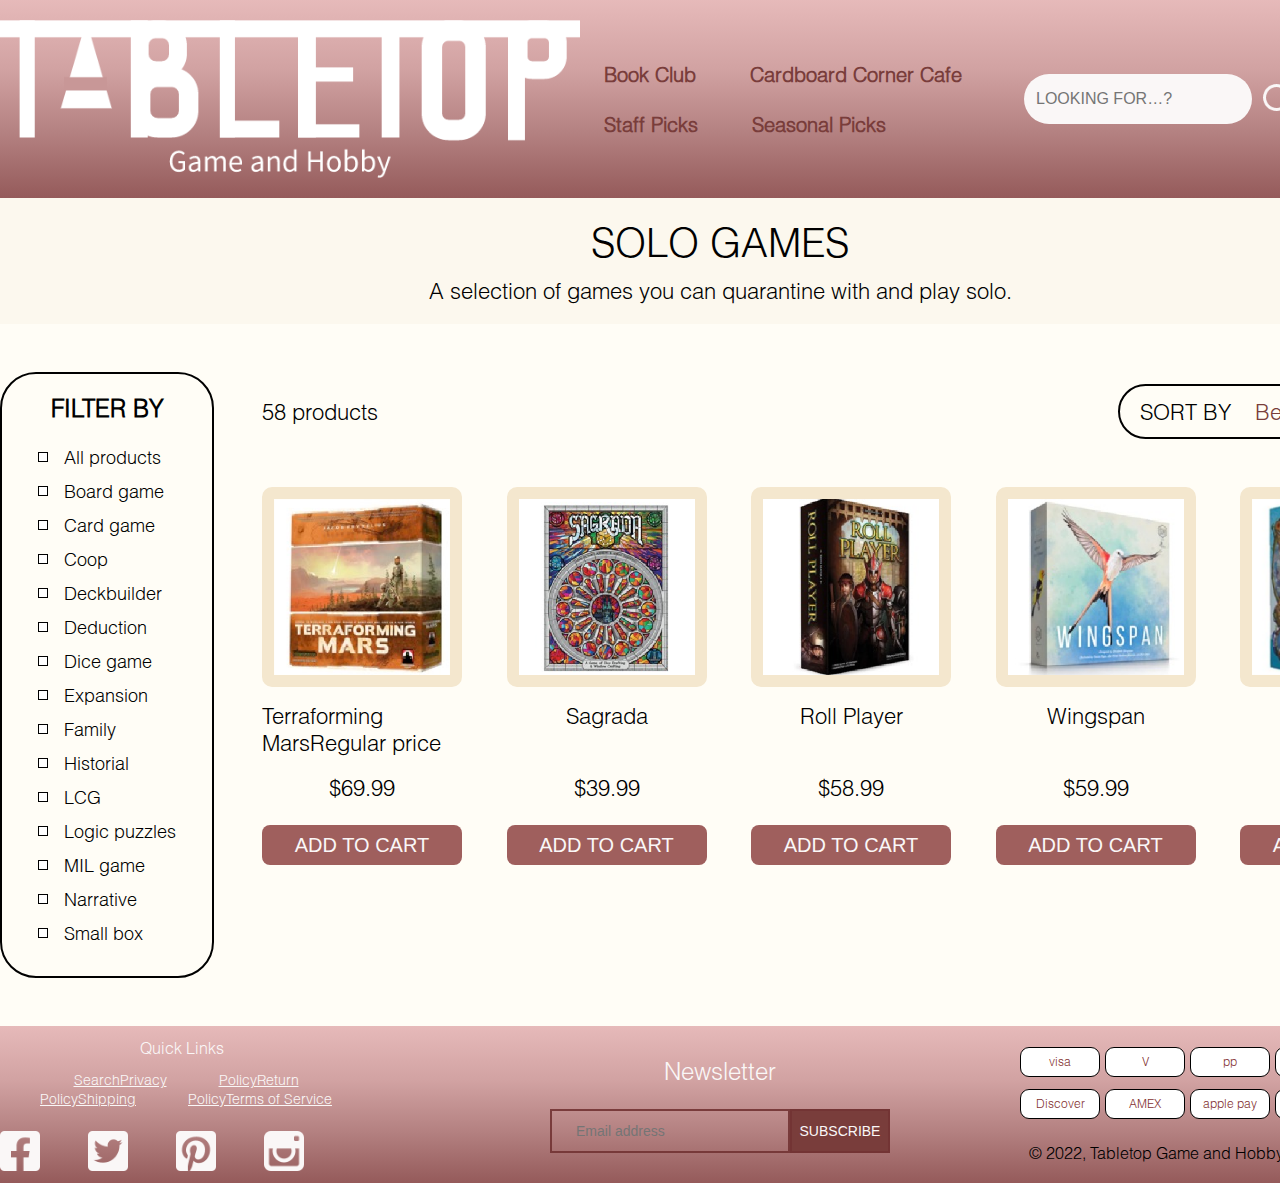
<file: sologamelist.html>
<!DOCTYPE html>
<html>
	<head>
		<meta charset="utf-8">
		<title></title>
		<meta content="width=device-width, initial-scale=1.0, maximum-scale=1.0, user-scalable=0;" name="viewport" />
		<link href="css/base.css" rel="stylesheet" type="text/css" />
		<link href="css/style.css" rel="stylesheet" type="text/css" />
		<link href="css/respond.css" rel="stylesheet" type="text/css" />
	</head>
	<body>
		<div class="my-wrap">
			<div class="my-header-wrap">
				<div class="flex my-header center">
					<img  src="./images/logo2.png" class="logo" style="width: 580px;"/>
					<div class="my-nav left24">
						<a><b>Book Club</b></a>
						<a><b>Cardboard Corner Cafe</b></a>
						<a><b>Staff Picks</b></a>
						<a><b>Seasonal Picks</b></a>
					</div>
					<div class="flex my-info">
						<input type="text" placeholder="LOOKING FOR…?" id="search"  class="search-input"/>
						<img src="./images/icon_search.png" class="width36 search-icon left8"/>
						<img  src="./images/icon_user.png" class="width36 left36 user-icon"/>
						<img  src="./images/icon_cart.png" class="width36 left36 cart-icon"/>
					</div>
				</div>
			</div>
			<div id="mask-search">
				<div class="flex mask-search-content">
					<input type="text" value="Terraforming Mars Regular price"/>
					<img  src="./images/metro-search.png" class="icon" id="searchBtn"/>
				</div>
			</div>
			<div class="menu-wrap">
				<div class="menu center">
					<div class="div-center list-title">SOLO GAMES</div>
					<div class="div-center top12 subtitle">A selection of games you can quarantine with and play solo.</div>
				</div>
			</div>
			<div class="shop-wrap">
				<div class="flex shop center">
					<div class="flex-column left sidebar">
						<div class="sidebar-title"><b>FILTER BY</b></div>
						<div class="top24 selector">
							<div class="flex select-item">
								<div class="icon"></div>
								<a>All products</a>
							</div>
							<div class="flex select-item">
								<div class="icon"></div>
								<a>Board game</a>
							</div>
							<div class="flex select-item">
								<div class="icon"></div>
								<a>Card game</a>
							</div>
							<div class="flex select-item">
								<div class="icon"></div>
								<a>Coop</a>
							</div>
							<div class="flex select-item">
								<div class="icon"></div>
								<a>Deckbuilder</a>
							</div>
							<div class="flex select-item">
								<div class="icon"></div>
								<a>Deduction</a>
							</div>
							<div class="flex select-item">
								<div class="icon"></div>
								<a>Dice game</a>
							</div>
							<div class="flex select-item">
								<div class="icon"></div>
								<a>Expansion</a>
							</div>
							<div class="flex select-item">
								<div class="icon"></div>
								<a>Family</a>
							</div>
							<div class="flex select-item">
								<div class="icon"></div>
								<a>Historial</a>
							</div>
							<div class="flex select-item">
								<div class="icon"></div>
								<a>LCG</a>
							</div>
							<div class="flex select-item">
								<div class="icon"></div>
								<a>Logic puzzles</a>
							</div>
							<div class="flex select-item">
								<div class="icon"></div>
								<a>MIL game</a>
							</div>
							<div class="flex select-item">
								<div class="icon"></div>
								<a>Narrative</a>
							</div>
							<div class="flex select-item">
								<div class="icon"></div>
								<a>Small box</a>
							</div>
						</div>
					</div>
					<div class="right-shop left48">
						<div class="flex shop-header top12">
							<div class="font">58 products</div>
							<div class="flex sort">
								<div class="font">SORT BY</div>
								<div class="left24">Best Selling</div>
								<div class="left24" id="down-select-btn">
									<img src="images/icon-arrow-down.png"/>
								</div>
								<div class="down-select hide" id="down-select-list">
									<div class="donw-select-item">Alphabetically, A-Z</div>
									<div class="donw-select-item">Alphabetically, Z-A</div>
									<div class="donw-select-item">Price, high to low</div>
									<div class="donw-select-item">Price, low to high</div>
									<div class="donw-select-item">Date, new to old</div>
									<div class="donw-select-item">Date, old to new</div>
								</div>
							</div>
						</div>
						<div class="flex shop-producct-list">
							<div class="flex-column shop-producct-item">
							 <a href="detail.html">
							  <img  src="images/img4.png" class="img"/>
							  <div class="top12 font pro-title"style="display:flex;flex-direction: column;/* justify-concent:center; */align-items:center">Terraforming MarsRegular price</div>
							 </a>
							 <div class="font top12"style="display:flex;flex-direction: column;/* justify-concent:center; */align-items:center">$69.99</div>
							 <div class="top24">
							  <button class="add-btn">ADD TO CART</button>
							 </div>
							</div>
							<div class="flex-column shop-producct-item">
							 <a href="detail.html">
							  <img  src="images/img11.png" class="img"/>
							  <div class="top12 font pro-title"style="display:flex;flex-direction: column;/* justify-concent:center; */align-items:center">Sagrada</div>
							 </a>
							 <div class="font top12"style="display:flex;flex-direction: column;/* justify-concent:center; */align-items:center">$39.99</div>
							 <div class="top24">
							  <button class="add-btn">ADD TO CART</button>
							 </div>
							</div>
							<div class="flex-column shop-producct-item">
							 <a href="detail.html">
							  <img  src="images/img12.png" class="img"/>
							  <div class="top12 font pro-title"style="display:flex;flex-direction: column;/* justify-concent:center; */align-items:center">Roll Player</div>
							 </a>
							 <div class="font top12"style="display:flex;flex-direction: column;/* justify-concent:center; */align-items:center">$58.99</div>
							 <div class="top24">
							  <button class="add-btn">ADD TO CART</button>
							 </div>
							</div>
							<div class="flex-column shop-producct-item">
							 <a href="detail.html">
							  <img  src="images/img13.png" class="img"/>
							  <div class="top12 font pro-title"style="display:flex;flex-direction: column;/* justify-concent:center; */align-items:center">Wingspan</div>
							 </a>
							 <div class="font top12"style="display:flex;flex-direction: column;/* justify-concent:center; */align-items:center">$59.99</div>
							 <div class="top24">
							  <button class="add-btn">ADD TO CART</button>
							 </div>
							</div>
							<div class="flex-column shop-producct-item">
							 <a href="detail.html">
							  <img  src="images/img14.png" class="img"/>
							  <div class="top12 font pro-title"style="display:flex;flex-direction: column;/* justify-concent:center; */align-items:center">Spirt Island</div>
							 </a>
							 <div class="font top12"style="display:flex;flex-direction: column;/* justify-concent:center; */align-items:center">$59.99</div>
							 <div class="top24">
							  <button class="add-btn">ADD TO CART</button>
							 </div>
							</div>							
						   </div>
						  </div>
						 </div>
						</div>
					 
			<div class="bottom-wrap">
				<div class="flex bottom center">
					<div class="flex-column">
						<p class="bottom-links-tilte left140">Quick Links</p>
						<div class="bottom-links">
							<a>SearchPrivacy</a>
							<a>PolicyReturn</a>
							<a>PolicyShipping</a>
							<a>PolicyTerms of Service</a>
						</div>
						<div class="flex bottom-icon top24">
							<img  src="./images/icon1.png" class="icon"/>
							<img  src="./images/icon2.png" class="icon"/>
							<img  src="./images/icon3.png" class="icon"/>
							<img  src="./images/icon4.png" class="icon"/>
						</div>
					</div>
					<div class="flex-column bottom-form align-items-center">
						<div class="size24">Newsletter</div>
						<div class="flex top24 form">
							<input type="text" placeholder="Email address" />
							<button>SUBSCRIBE</button>
						</div>
					</div>
					<div class="bottom-app">
						<div class="flex app">
							<a>visa</a>
							<a>V</a>
							<a>pp</a>
							<a>fbpay</a>
							<a>Gpay</a>
							<a>Discover</a>
							<a>AMEX</a>
							<a>apple pay</a>
							<a>master</a>
							<a>od</a>
						</div>
						<div class="top12 color2">© 2022, Tabletop Game and Hobby Powered by Shopify</div>
					</div>
				</div>
			</div>
		</div>
		<script type="text/javascript" src="./js/sololist.js"></script>
	</body>
</html>
</file>
<file: css/base.css>
*{
	margin: 0;
	padding: 0;
	box-sizing: border-box;
}

body{
	width: 100%;
	overflow-x: hidden;
	font-family: Helvetica-bold;
}

button {
	border: none;
}

input,
textarea {
	outline: none;
	box-shadow: none;
	border: none;
}

@font-face {
	font-family: "Helvetica-Bold";
	src: url("../font/helvetica-light.otf");
	font-weight: 400;
	font-style: normal;
}

@font-face {
	font-family: "BM Yeonsung-Regular";
	src: url("../font/YeonSung-Regular.ttf");
	font-weight: 400;
	font-style: normal;
}
a:hover {
	cursor: pointer;
}

.hide{
	display: none;
}

.flex{
	display: flex;
}

.flex-column{
	display: flex;
	flex-direction: column;
}

.align-items-end{
	align-items: flex-end;
}

.align-items-center{
	align-items: center;
}

.justify-content-center{
	justify-content: center;
}

.justify-space-between{
	justify-content: space-between;
}

.div-center{
	text-align: center;
}

.top12{
	margin-top: 12px;
}

.top24{
	margin-top: 24px;
}

.top36{
	margin-top: 36px;
}

.top48{
	margin-top: 48px;
}
.top60{
	margin-top: 60px;
}
.top72{
	margin-top: 72px;
}
.top84{
	margin-top: 84px;
}
.top96{
	margin-top: 96px;
}
.top108{
	margin-top: 108px;
}
.left8{
	margin-left: 8px;
}
.left12{
	margin-left: 12px;
}

.left24{
	margin-left: 24px;
}

.left36{
	margin-left: 36px;
}

.left48{
	margin-left: 48px;
}

.left60{
	margin-left: 60px;
}

.left72{
	margin-left: 72px;
}

.left84{
	margin-left: 84px;
}

.left96{
	margin-left: 96px;
}
.left108{
	margin-left: 108px;
}
.left140{
	margin-left: 140px;
}
.left180{
	margin-left: 180px;
}
.size12{
	font-size: 12px;
}
.size16{
	font-size: 16px;
}
.size18{
	font-size: 18px;
}
.size20{
	font-size: 20px;
}
.size22{
	font-size: 22px;
}
.size24{
	font-size: 24px;
}

.size28{
	font-size: 28px;
}

.size30{
	font-size: 30px;
}

.size32{
	font-size: 32px;
}

.size36{
	font-size: 36px;
}
.size48{
	font-size: 48px;
}
.size60{
	font-size: 60px;
}

.line-height0{
	line-height: 0px;
}
.weight500{
	font-weight: 500;
}

.bold{
	font-weight: bold;
}

.div-right {
	text-align: right;
}
.width20{
	width: 20px;
}

.width24{
	width: 24px;
	height: 24px;
}

.width36{
	width: 36px;
	height: 36px;
}
.width200{
	width: 200px;
}

.width220{
	width: 220px;
}

.width340{
	width: 300px;
}

.width600{
	width: 600px;
}

.width644{
	width: 644px;
}

.width680{
	width: 680px;
}

.width700{
	width: 700px;
}

.center{
	width: 1440px;
	margin:  0 auto;
}

.color1{
	color: #793D3B;
}
.color2{
	color: #000;
}

.color3{
	color: #707070;
}

.color4{
	color: #9F5E5D;
}

.font{
	font-size: 22px;
	color: #000;
}

.bottom20{
	margin-bottom: 20px;
}


.bottom40{
	margin-bottom: 40px;
}

.top160{
	margin-top: 160px;
}

.flex1{
	flex: 1;
}
</file>
<file: css/style.css>
button:hover{
	cursor: pointer;
}

.header-wrap{
	position: relative;
	width: 100%;
	height: auto;
}

.header-wrap .banner{
	width: 100%;
	height: auto;
}

.header-wrap .nav-wrap{
	width: 100%;
	position: absolute;
	top: 60px;
	left: 0;
}

.nav{
	justify-content: space-between;
	align-items: center;
}
.search,.nav-right{
	z-index: 999;
}
.search .search-input{
	width: 290px;
	height: 40px;
	background: rgba(250, 247, 247, 1);
	border-radius: 20px;
	color: rgba(121, 61, 59, 1);
	font-size: 20px;
	line-height: 50px;
	padding: 0 24px;
}

.web-title{
	width: 100%;
	position: absolute;
	left: 0;
	text-align: center;
	color: #fff;
	font-size: 36px;
}
.banner-text{
	position: absolute;
	left: 0;
	top: 200px;
	width: 100%;
}

.search-icon:hover{
	cursor: pointer;
}

.content-wrap{
	background: linear-gradient(180deg, #955B5B 0%, #955B5B 0%, #EBCBBD 50%, #C79680 100%, #C79680 100%);
}


.shop-btn{
	padding-top: 28px;
}

.shop-btn button{
	font-size: 30px;
	line-height: 50px;
	letter-spacing: 0px;
	color: #FAF7F7;
	padding: 12px 55px;
	border-radius: 60px;
	background: #BB9494;
}

.banner-wrap{
	margin-top: 33px;
}

.banner-slider{
	position: relative;
	border: 10px solid #955B5B;
	padding: 90px 0;
	justify-content: center;
}

.banner-img{
	width: 40vw;
}

.slider-title-wrap{
	justify-content: center;
}

.slider-title{
	position: relative;
	font-family: BM Yeonsung-Regular;
	font-size: 70px;
	line-height: 80px;
	letter-spacing: 0px;
	color: #1E1917;
}

.slider-title::after{
	content: "";
	position: absolute;
	left: 0;
	bottom: 0;
	width: 100%;
	height: 4px;
	background-color: #1E1917;
}

.slider-content{
	text-align: center;
	font-size: 24px;
	padding-right: 24px;
	font-weight: 400;
	color: #1E1917;
}

.dot-list{
	position: absolute;
	left: 72px;
	bottom: 60px;
	justify-content: center;
	width: calc(40vw);
}

.dot-item{
	width: 15px;
	height: 15px;
	background: #FAF7F7;
	border-radius: 50%;
	margin-right: 12px;
	opacity: 0.5;
}

.dot-item.active{
	opacity: 1;
}

.arrow-back{
	position: absolute;
	right: 0;
	z-index: 999;
}

.arrow-back:hover{
	cursor: pointer;
}

.slider-item{
	display: none;
	transition: all 2s;
}

.slider-item.active{
	display: flex;
}

.slider-item .right{
	flex: 1;
	align-items: center;
}


.product-wrap{
	padding: 42px 0;
}

.title{
	font-family: BM Yeonsung-Regular;
	font-size: 80px;
	font-weight: normal;
	line-height: 80px;
	letter-spacing: 0px;
	color: #000000;
}

.list-title{
	font-size: 40px;
	color: #000;
}

.menu .subtitle{
	font-size: 22px;
	color: #000;
}



.product-list{
	border-radius: 22px;
	background: #F4E7CE;
	box-sizing: border-box;
	border: 8px solid #F4E7CE;
	flex-flow:row wrap;
	justify-content: space-between;
	padding: 48px 40px;
}

.product-item{
	width: 250px;
	justify-content: center;
	margin-bottom: 48px;
	color: #000000;
}

.product-item img{
	width: 250px;
	height: 250px;
}
.product-item .product-name{
	font-size: 28px;
	line-height: 18px;
	letter-spacing: 0px;
	min-height: 60px;
}

.product-price{
	font-size: 36px;
}

.add-cart{
	border-radius: 8px;
	background: rgba(132, 50, 50, 0.78);
	font-size: 20px;
	line-height: 20px;
	letter-spacing: 0px;
	color: #FAF7F7;
	padding: 8px 12px;
}

.context{
	font-size: 28px;
	color: #843232;
}

.contact-wrap{
	padding-top: 100px;
}
.contact{
	justify-content: space-between;
	color: #FAF7F7;
}
.index-links .links-list{
	justify-content: center;
	flex-wrap: wrap;
	width: 600px;
}
.index-links .links-list a{
	margin-right: 48px;
	margin-bottom: 12px;
	color: #FAF7F7;
	font-size: 24px;
	text-decoration: underline;
}

.email-form .form input{
	width: 300px;
	height: 60px;
	border: 2px solid rgba(114, 52, 52, 0.91);
	font-size: 24px;
	padding: 0 24px;
	background-color: transparent;
	color: #FAF7F7;
}

.email-form .form button{
	border: 2px solid rgba(114, 52, 52, 0.91);
	width: 200px;
	height: 60px;
	background: #793D3B;
	font-size: 24px;
	color: #FAF7F7;
}

.email-form .form input::-webkit-input-placeholder {
    color: #FAF7F7;
}

.email-form .form input:-moz-placeholder { 
   color: #FAF7F7;
}

.email-form .form input::-moz-placeholder {
   color: #FAF7F7;
}
.email-form .form input:-ms-input-placeholder { 
   color: #FAF7F7;
}

.line{
	width: 100%;
	height: 2px;
	background-color: #843232;
	margin-top: 48px;
}
.app-list{
	padding-top: 48px;
	justify-content: space-between;
}
.app-list a{
	padding: 12px 24px;
	background: #FFFFFF;
	border: 1px solid #000000;
	font-size: 20px;
	color: #843232;
	border-radius: 20px;
	font-weight: 500;
}


.index-bottom-wrap{
	padding: 12px 0;
}

.index-bottom-wrap{
	font-size: 20px;
	justify-content: space-between;
	align-items: flex-end;
	color: #40342F;
}

.index-bottom-wrap .icon{
	width: 50px;
	height: 50px;
	margin-right: 24px;
}

.my-header-wrap{
	position: relative;
	width: 100%;
	padding: 20px 0;
	align-items: center;
	background: linear-gradient(180deg, rgba(206,119,119,0.51) 0%, rgba(206,119,119,0.51) 0%, rgba(180,103,103,0.61) 35%, rgba(155,88,88,0.76) 68%, rgba(142,80,80,0.94) 100%, rgba(142,80,80,0.94) 100%);
}

.my-header{
	justify-content: space-between;
	align-items: center;
}

.my-nav{
	position: relative;
	width: 450px;
	font-size: 20px;
	flex-wrap: wrap;
}

.my-nav a{
	color: #793D3B;
	margin-right: 48px;
	margin-bottom: 12px;
	line-height: 50px;
}

.my-info{
	align-items: center; 
}

.my-info .search-input{
	width: 228px;
	height: 50px;
	border-radius: 25px;
	background: #FAF7F7;
	padding: 0 12px;
	font-size: 16px;
	color: #793D3B;
	line-height: 50px;
}

.menu-wrap{
	align-items: center;
	position: relative;
	padding: 20px 0;
	background: rgba(250, 244, 228, 0.64);
}

.menu{
	justify-content: space-between;
	flex-wrap: wrap;
}

.menu .icon{
	width: 20px;
	position: absolute;
	right: 48px;
}

.menu-item {
	display: flex;
	align-items: center;
	position: relative;
	width: 360px;
	margin-bottom: 12px;
	text-align: center;
}

.shop-wrap{
	position: relative;
	background: #FFFDF6;
	padding: 48px 0;
	align-items: center;
}

.shop .sidebar{
	padding: 20px 36px;
	border-radius: 36px;
	border: 2px solid #000000;
	color: #000;
	justify-content: center;
	align-items: center;
}

.shop .sidebar .sidebar-title{
	font-size: 24px;
	font-weight: 500;
}
.shop .select-item{
	align-items: center;
	margin-bottom: 12px;
}

.shop .select-item a{
	text-decoration: none;
	font-size: 18px;
	color: #000000;
}

.shop .select-item .icon{
	width: 10px;
	height: 10px;
	background: #FFFFFF;
	border: 1px solid #000000;
	margin-right: 16px;
}

.bottom-wrap{
	color: #FAF7F7;
	padding: 12px 0;
	background: linear-gradient(180deg, rgba(206,119,119,0.51) 0%
	, rgba(206,119,119,0.51) 0%, rgba(180,103,103,0.61) 35%, rgba(155,88,88,0.76) 68%, rgba(142,80,80,0.94) 100%, rgba(142,80,80,0.94) 100%);
}

.bottom{
	align-items: center;
	justify-content: space-between;
}

.bottom-wrap .bottom-links,.bottom-wrap .bottom-form,.bottom-wrap .bottom-app{
	width: 420px;
	text-align: center;
}


.bottom .bottom-links-tilte{
	font-size: 16px;
	margin-bottom: 12px;
}

.bottom-icon .icon{
	width: 40px;
	margin-right: 48px;
}

.bottom-wrap .bottom-links a{
	font-size: 14px;
	margin-right: 48px;
	color: #FAF7F7;
	text-decoration: underline;
	margin-bottom: 12px;
	text-align: center;
}

.bottom .form input{
	width: 240px;
	height: 44px;
	border: 2px solid rgba(114, 52, 52, 0.91);
	font-size: 14px;
	padding: 0 24px;
	background-color: transparent;
	color: #FAF7F7;
}

.bottom .form button{
	border: 2px solid rgba(114, 52, 52, 0.91);
	width: 100px;
	height: 44px;
	background: #793D3B;
	font-size: 14px;
	color: #FAF7F7;
}

.app {
	flex-wrap: wrap;
	justify-content: space-between;
}
.app a{
	width: 80px;
	height: 30px;
	line-height: 28px;
	background: #FFFFFF;
	border: 1px solid #000000;
	font-size: 12px;
	color: #843232;
	font-weight: 500;
	border-radius: 9px;
	margin-bottom: 12px;
}

.down-menu-wrap{
	position: absolute;
	top: 110px;
	width: 1200px;
	background-color: #FBF6EA;
	border: 2px solid #793D3B;
	padding: 48px 0;
	z-index: 9999;
	display: none;
}

.down-menu{
	justify-content: space-around;
}

.down-item a{
	font-size: 24px;
	color: #793D3B;
	margin-bottom: 24px;
	text-align: center;
}


.shop-wrap{
	position: relative;
	background: #FFFDF6;
	padding: 48px 0;
	align-items: center;
}

.shop-list .left{
	width: 350px;
	justify-content: center;
	align-items: center;
}

.shop-list .shop-item{
	position: relative;
	border-radius: 40px;
	background: rgba(206, 119, 119, 0.4);
	padding: 22px 0;
	margin-bottom: 24px;
}

.shop-item .arrow-back{
	position: absolute;
}

.shop-item .name{
	font-size: 36px;
	color: #793D3B;
}


.shop-item .btn{
	width: 280px;
	height: 80px;
	border-radius: 40px;
	background: #BB9494;
	font-size: 24px;
	color: #FCFAF5;
	margin-top: 24px;
}

.shop-item .right{
	padding: 24px;
	width: 1050px;
	justify-content: space-between;
	border-radius: 40px;
	background: #FCFAF5;
}

.shop-item .right img{
	width: 200px;
}

.shop-item .right .name{
	width: 200px;
	font-size: 18px;
	min-height: 50px;
	color: #000000;
}

.shop-item .right .price{
	font-size: 22px;
	color: #000000;
}

.shop-item .right .add{
	width: 110px;
	height: 35px;
	border-radius: 8px;
	background: rgba(132, 50, 50, 0.78);
	font-size: 14px;
	color: #FAF7F7;
}

.shop-item .right .bot{
	justify-content: space-between;
	align-items: center;
}

.product-detail-img .left .small-img{
	width: 200px;
	height: 200px;
}

.product-detail-img .left .medium-img{
	width: 400px;
}

.product-detail-img{
	justify-content: space-between;
}

.product-detail-img .left{
	border-radius: 100px;
	mix-blend-mode: multiply;
	background: #FCF6E7;
	padding: 48px 60px;
}

.product-detail-img .right{
	padding: 48px 60px;
	border-radius: 100px;
	mix-blend-mode: multiply;
	background: #FCF6E7;
	color: #000;
	max-height: 580px;
}

.product-detail-img .right .price-value{
	color: #DB4742;
}

.product-detail-img .count{
	font-size: 28px;
}

.count-number{
	border-radius: 10px;
	box-sizing: border-box;
	border: 1px solid #000000;
	padding: 8px 12px 12px 12px;
}

.product-detail-img  .btn-list .addbtn{
	border-radius: 25px;
	background: #9E5E5D;
	box-sizing: border-box;
	border: 1px solid #9D5D5C;
	font-size: 28px;
	color: #FAF7F7;
	padding: 12px 16px;
}

.product-detail-img  .btn-list .buybtn{
	border-radius: 25px;
	box-sizing: border-box;
	border: 5px solid #9E5E5D;
	font-size: 28px;
	color: #9E5E5D;
	padding: 12px 16px;
}

.product-detail-img .more{
	color:#9E5E5D;
}

.shop .detail-content{
	border-radius: 100px;
	mix-blend-mode: multiply;
	background: #FCF6E7;
	color: #000000;
	padding: 48px;
	font-size: 24px;
}

.detail-content .detail-content-item{
	border-radius: 20px;
	background: #9E5E5D;
	padding: 10px 16px 12px 16px;
	align-items: center;
	font-size: 24px;
	color: #FAF7F7;
}

.recommend-product-list{
	position: relative;
	justify-content: space-between;
	align-items: center;
	padding:  0 36px;
}

.recommend-product-list .recommend-product-item{
	color: #000;
	width: 250px;
}


.recommend-product-list .recommend-product-item img{
	width: 250px;
}

.recommend-product-item .addcartbtn{
	width: 250px;
	padding: 8px 0;
	border-radius: 8px;
	background: rgba(132, 50, 50, 0.78);
	font-size: 20px;
	color: #FAF7F7;
}

.recommend-product-name{
	min-height: 52px;
}
.icon-arrows-left{
	position: absolute;
	left: 0;
}

.icon-arrows-right{
	position: absolute;
	right: 0;
}

.shop .right-shop{
	flex: 1;
}
	
.shop .right .flex-column a{
	text-decoration: none;
}
.shop .shop-header{
	justify-content: space-between;
	align-items: center;
}

.shop .sort{
	position: relative;
	border-radius: 30px;
	border: 2px solid #000000;
	padding: 12px 20px;
	font-size: 22px;
	color: #793D3B;
}

.shop .down-select{
	width: 189px;
	position: absolute;
	top: 54px;
	right: 0;
	background: #9E5E5D;
	font-size: 18px;
	color: #FCFAF5;
}

.shop .down-select .donw-select-item{
	margin: 12px 0;
	text-align: center;
}

.shop .shop-producct-list{
	margin-top: 48px;
	justify-content: space-between;
}
.shop .shop-producct-item{
	width: 200px;
}
	
.shop .shop-producct-item a{
	text-decoration: none;
}
.shop .shop-producct-list .img{
	width: 200px;
	height: 200px;
	border-radius: 10px;
	border: 12px solid #F4E7CE;
}

.shop .shop-producct-item .add-btn{
	width: 200px;
	height: 40px;
	border-radius: 8px;
	background: rgba(132, 50, 50, 0.78);
	font-size: 20px;
	color: #FAF7F7;
}

.shop .pro-title{
	min-height: 60px;
}

.my-cart-content{
	justify-content: space-between;
}

.my-cart-content .left{
	/* width: 1000px; */
	
}
.my-cart-content .left{
	width: 1764px;
	background: #FCF6E7;
	border: 3px solid #793D3B;
	padding: 24px 36px;
	border-radius: 50px;
	color: #000;
	font-size: 40px;
	max-height: 381px;
}

.my-cart-item {
	width: 100%;
	position: relative;
	background: #FCF6E7;
	border: 3px solid #793D3B;
	padding: 24px 36px;
	border-radius: 40px;
	color: #000;
	font-size: 40px;
	/* max-height: 232px; */
}

.my-cart-item .info{
	justify-content: space-between;
	align-items: center;
}
.my-cart-item .name{
	justify-content: space-between;
}

.my-cart-item .price-value{
	font-size: 40px;
	color: #DB4742;
}

.my-cart-content .left .img{
	width: 200px;
	height: 160px;
}

.my-cart-item  .count{
	position: absolute;
	left: 842;
	width: 100%;
	justify-content: center;
}

.checkout-btn{
	width: 260px;
	height: 50px;
	border-radius: 12px;
	background: rgba(132, 50, 50, 0.78);
	font-size: 22px;
	color: #FAF7F7;
	margin-top: 50px;
	position:absolute;
    top:0;
    bottom:0;
    left:0;
    right:0;
    margin:auto;
}

.top{
	padding: 24px 0;
	background: linear-gradient(180deg, rgba(206,119,119,0.51) 0%, rgba(206,119,119,0.51) 0%, rgba(180,103,103,0.61) 35%, rgba(155,88,88,0.76) 68%, rgba(142,80,80,0.94) 100%, rgba(142,80,80,0.94) 100%);
	justify-content: center;
	align-items: center;
	font-size: 36px;
}

.top .logo{
	width: 400px;
}

.top .progress{
	margin-top: 12px;
	align-items: center;
}

.top .progress img{
	width: 20px;
	margin-top: 6px;
}

.current-status{
	color: #FFFDF6;
}

.checkout-wrap{
	background-color: #FFFDF6;
	padding: 48px 0;
}

.checkout-wrap .left ,.checkout-wrap .right{
	flex: 1;
	align-items: center;
}

.checkout .paypal-wrap{
	padding: 12px 100px 8px 100px;
	border-radius: 9999px;
	background: #FCF4DF;
}

.checkout .paypal-wrap img{
	width: 120px;
}

.checkout-form-items{
	position: relative;
	width: 200px;
	font-size: 20px;
	height: 70px;
	box-sizing: border-box;
	border: 3px solid #000000;
	background: transparent;
	padding: 0 24px;
}

.checkout-form-item{
	position: relative;
	width: 700px;
	font-size: 20px;
	height: 70px;
	box-sizing: border-box;
	border: 3px solid #000000;
	background: transparent;
	padding: 0 24px;
}


 input[type="checkbox"] {
	width: 20px;
	height: 20px;
	display: inline-block;
	text-align: center;
	vertical-align: middle;
	line-height: 18px;
	position: relative;
}

input[type="checkbox"]:checked::before {
	content: "\2713";
	background: #793D3B;
	position: absolute;
	top: 0;
	left: 0;
	width: 100%;
	border: 1px solid #793D3B; 
	font-size: 20px;
	font-weight: bold;
	color: #fff;
}

.checkout .way{
	box-sizing: border-box;
	border: 3px solid #000000;
	padding: 32px 24px;
}

.checkout  .circle{
	width: 30px;
	height: 30px;
	box-sizing: border-box;
	border: 3px solid #000000;
	border-radius: 9999px;
}

.checkout .fullname{
	justify-content: space-between;
}

.checkout .fullname .Firstname{
	width: 400px;
}

.checkout .fullname .Lastname{
	width: 250px;
}

.checkout .submit-list{
	justify-content: space-between;
}

.checkout .form-selector{
	justify-content: space-between;
}

.checkout .select-item{
	width: 220px;
	height: 70px;
	border: 3px solid #000000;
	font-size: 22px;
	justify-content: space-between;
	padding: 0 12px;
	position: relative;
}

.checkout .down-select-list{
	width: 220px;
	z-index: 999;
	position: absolute;
	top: 68px;
	left: -3px;
	background-color: #FFFFFF;
	font-size: 22px;
}

.checkout input::-webkit-input-placeholder {
	color: #707070;
 }
 
 .checkout input:-moz-placeholder { 
   color: #707070;
 }
 
 .checkout input::-moz-placeholder {
	color: #707070;
 }

 .checkout input:-ms-input-placeholder { 
	color: #707070;
 }

.checkout .submit-list{
	justify-content: space-between;
}

.pro-info {
	align-items: center;
	justify-content: space-between;
}

.pro-info img{
	width: 200px;
	height: 200px;
}

.checkout .form-input{
	position: relative;
}

.checkout .icon-down{
	position: absolute;
	right: 24px;
}



.checkout .continue-btn{
	width: 300px;
	height: 60px;
	background: rgba(132, 50, 50, 0.78);
	font-size: 22px;
	color: #FAF7F7;
	border-radius: 12px;
}

.checkout .return-btn{
	width: 300px;
	height: 60px;
	background: transparent;
	font-size: 22px;
	color:#9F5E5D;
	border-radius: 12px;
	border: 3px solid #843232;
}

.checkout .apply-wrap{
	justify-content: space-between;
}

.checkout .apply-wrap button{
	width: 130px;
	background: #9F5E5D;
	height: 70px;
	color: #FFFDF6;
	font-size: 32px;
}

.check-link a{
	font-size: 22px;
	color: #9F5E5D;
	text-decoration: none;
	margin-right: 24px;
}

.checkout .form-contact{
	border: 3px solid #000000;
	overflow: hidden;
}

.checkout .form-contact .item{
	height: 70px;
	font-size: 22px;
	padding:  0 24px;
}

.checkout .hr{
	height: 3px;
	background-color: #000;
}

.checkout .app-item{
	padding: 4px 8px;
	font-size: 16px;
	color: #843232;
	margin-right: 12px;
	border: 1px solid #000000;
}

.checkout .form-item-padding{
	position: relative;
	padding: 0 24px;
}

.checkout .lock{
	position: absolute;
	right: 48px;
}

.checkout .paypal-form {
	padding: 24px;
}

.radio_type {
    width: 24px;
    height: 24px;
    appearance: none;
    position: relative;
    outline: none;
}

.radio_type:before {
    content: "";
    width: 18px;
    height: 18px;
    border: 1px solid #000;
    display: inline-block;
    border-radius: 50%;
    vertical-align: middle;
}

.radio_type:checked:before {
    content: "";
    width: 18px;
    height: 18px;
    border: 1px solid #000;
    display: inline-block;
    border-radius: 50%;
    vertical-align: middle;
}

.radio_type:checked:after {
    content: "";
    width: 12px;
    height: 12px;
    text-align: center;
    background: #000;
    border-radius: 50%;
    display: block;
    position: absolute;
    top: 4px;
    left: 4px;
}

.radio_type:checked + label {
    color: #edd19d;
}

.checkout-wrap .payment{
	border: 3px dashed  #955B5B;
	padding: 12px 0;
	width: 800px;
	border-radius: 8px;
}


.checkout-wrap .continue-btn{
	width: 320px;
	height: 68px;
	background: rgba(132, 50, 50, 0.78);
	border-radius: 8px;
	color: #FAF7F7;
	font-size: 24px;
}

.checkout .down-select-list .down-select-item{
	border: 2px solid #000000;
	padding: 8px 24px;
}

#mask-search{
	position: fixed;
	top: 0;
	left: 0;
	z-index: 99999;
	width: 100%;
	height: 100vh;
	background-color: rgba(255, 253, 246, 0.8);
	display: none;
}

#mask-search .mask-search-content{
	width: 100%;
	justify-content: center;
	align-items: center;
	margin-top: 220px;
}

#mask-search .mask-search-content input{
	width: 700px;
	height: 88px;
	border-radius: 73px;
	background: #FCFAF5;
	box-sizing: border-box;
	border: 2px solid #000000;
	padding: 0 24px;
	font-size: 24px;
	color: #000000;
}
#mask-search .mask-search-content  .icon{
	width: 60px;
	margin-left: 24px;
}

#img-mask{
	position: fixed;
	top: 0;
	left: 0;
	z-index: 99999;
	width: 100%;
	height: 100vh;
	background-color: rgba(255, 253, 246, 0.8);
	justify-content: center;
	align-items: center;
	display: none;
}

#img-mask .size{
	width: 600px;
}
#img-mask .img-content{
	position: relative;
}

#img-mask .img-content .close{
	position: absolute;
	right: -100px;
	width: 40px;
}

#img-mask .img-content .close:hover{
	cursor: pointer;
}
</file>
<file: css/respond.css>
@media (min-width: 320px) and (max-width: 767px) {
	.my-wrap{
		overflow: hidden;
	}
	.nav .search {
		display: none;
	}
	.shop-btn button {
	    font-size: 24px;
	    line-height: 24px;
	    padding: 12px 24px;
	    border-radius: 20px;
	}
	
	.web-title {
		font-size: 20px;
		margin-top: 180px;
	}
    .search, .nav-right{
		position: absolute;
		right: 12px;
		top: -50px;
	}
	
	.nav-right .width36{
		width: 24px;
		height: 24px;
	}
	
	.nav-right .left24{
		margin-left: 12px;
	}
	
	.banner-slider{
		padding: 48px 0;
	}
	.slider-item{
		padding-right: 12px;
	}
	.slider-item .left72{
		margin-left: 12px;
	}
	
	.slider-item .right.left24{
		margin-left: 12px;
	}
	
	.slider-item.flex{
		flex-direction: column;
	}
	
	.center{
		width: 100%;
	}
	
	.slider-title {
		font-size: 28px;
	}
	
	.banner-img {
		width: 100%;
	}
	
	.slider-content{
		font-size: 16px;
	}
	
	.slider-title::after{
		height: 2px;
	}
	
	.dot-list {
		width: 100%;
		bottom: 10px;
		left: 0;
	}
	
	.dot-list .dot-item{
		width: 10px;
		height: 10px;
	}
	
	.product .title{
		font-size: 32px;
		line-height: 32px;
	}
	
	.product-list {
		border-radius: 0px;
		flex-direction: column;
		align-items: center;
	}
	
	.product-item .product-name{
		font-size: 24px;
		min-height: 0px;
		line-height: 30px;
	}
	
	.product-list  .product-item .top36{
		margin-top: 16px;
	}
	
	.product-list  .product-item  .flex.justify-content-center{
		justify-content: space-between;
	}
	
	.product-list  .product-item .add-cart {
		padding: 12px 24px;
	}
	
	.product-list  .product-item .product-price {
		font-size: 30px;
	}
	
	.context{
		margin-top: 0px;
		font-size: 14px;
		padding: 0 12px;
	}
	
	.context .size36{
		font-size: 24px;
	}
	
	.contact {
		flex-direction: column;
	}
	
	.contact .left180{
		text-align: center;
		margin-left: 0;
		font-size: 30px;
	}
	
	.index-links .links-list a{
		margin-right: 12px;
		font-size: 24px;
	}
	.index-links .links-list {
		width: 100%;
	}
	
	.email-form .size36{
		font-size: 30px;
		text-align: center;
		margin-top: 24px;
	}
	
	.email-form .form button{
		    width: 100px;
		    height: 60px;
		    font-size: 14px;
	}
	.email-form .form{
		justify-content: center;
	}
	.email-form .form input{
		width: 220px;
		font-size: 18px;
	}
	
	.contact-wrap .app-list{
		flex-wrap: wrap;
		margin-top: 48px;
		padding: 0 12px;
	}
	.contact-wrap .app-list a{
		margin-bottom: 12px;
		font-size: 18px;
	}
	.index-bottom-wrap{
		flex-direction: column;
		justify-content: center;
		align-items: center;
		font-size: 12px;
	}
	.index-bottom-wrap .left{
		width: 100%;
		padding: 0 12px;
		display: flex;
		justify-content: space-around;
	}
	.index-bottom-wrap .left .icon{
		margin-right: 0;
	}
	.index-bottom-wrap .right{
		margin-top: 12px;
	}
	
	.my-header{
		flex-direction: column;
	}
	.my-header .logo{
		width: 60%;
		margin-top: 100px;
	}
	
	.my-nav{
		width: 100%;
		font-size: 16px;
	}
	.my-info{
		position: absolute;
		top: 0;
		left: 0;
		width: 100%;
		justify-content: center;
	}
	.my-info .search-input {
		margin-top: 12px;
	    width: 160px;
	    height: 30px;
	    border-radius:20px;
	    background: #FAF7F7;
	    padding: 0 12px;
	    font-size: 16px;
	    color: #793D3B;
	    line-height: 30px;
	}
	
	.my-info .width36{
		margin-top: 12px;
		width: 24px;
		height: 24px;
	}
	.my-nav{
		margin-top: 24px;
		margin-left: 0;
	}
	.my-nav a {
		line-height: 24px;
		margin-right: 0;
		width: 100%;
		text-align: center;
		display: inline-block;
		font-size: 20px;
	}
	.my-info{
		margin-top: 24px;
	}
	.menu .menu-item{
		width: 100%;
		padding-left: 48px;
	}
	.menu .menu-item span{
		font-size: 16px;
	}
	
	#mask-search{
		margin-top: 0;
	}
	
	#mask-search .mask-search-content {
		margin-top: 30vh;
	}
	#mask-search .mask-search-content input{
		width: 70vw;
		height: 18vw;
		font-size: 4vw;
	}
	#mask-search .mask-search-content .icon {
		width: 12vw;
	}
	
	.menu .menu-item{
		border-radius: 0;
	}
	
	.shop-list .shop-item {
		flex-direction: column;
		border-radius: 0;
		padding: 22px 0 48px 0;
	}
	
	.shop-list .shop-item .name {
		font-size: 24px;
	}
	
	.shop-list .shop-item .btn{
		width: 200px;
		height: 60px;
		font-size: 16px;
		margin-bottom: 24px;
	}
	
	.shop-item .arrow-back {
		top: 48px;
		right: 48px;
	}
	
	.shop-item .right{
		flex-direction: column;
		border-radius: 0;
		width: 100%;
		justify-content: center;
		align-items: center;
	}
	
	.shop-item .right .flex-column{
		margin-bottom: 48px;
	}
	
	.shop-item .right .bot {
		margin-top: 12px;
	}
	
	.bottom-wrap .bottom{
		flex-direction: column;
	}
	
	.bottom .bottom-links-tilte {
		margin-left: 0;
		font-size: 20px;
		text-align: center;
	}
	
	.bottom-wrap .bottom-links, .bottom-wrap .bottom-form, .bottom-wrap .bottom-app{
		width: 100%;
	}
	.bottom-wrap .bottom-links a {
		width: 40%;
		display: inline-block;
		margin-right: 0;
	}
	.bottom-icon {
		width: 100%;
		padding: 0 24px;
		justify-content: space-around;
	}
	.bottom-icon .icon{
		margin-right: 0;
	}
	.bottom-form  .size24{
		margin-top: 24px;
		font-size: 20px;
	}
	
	.bottom-wrap .form{
		margin-bottom: 24px;
	}
	
	.bottom-wrap .bottom-app .color2 {
		font-size: 12px;
	}
	.bottom-wrap .app {
		padding:  0 24px;
	}
	.bottom-wrap .app a {
		width: 60px;
	}
	.down-menu-wrap {
		width: 100%;
		top: 260px;
	}
	.down-menu-wrap .down-menu{
		flex-direction: column;
	}
	
	.down-menu-wrap .down-menu .down-item a {
		font-size: 18px;
	}
	
	.menu .list-title {
		font-size: 30px;
	}
	
	.shop-wrap .shop{
		flex-direction: column;
	}
	
	.shop .sidebar {
		border-radius: 0;
		border-width: 1px;
		margin-bottom: 24px;
	}
	
	.sidebar .selector{
		display: flex;
		flex-wrap: wrap;
	}
	
	.sidebar .selector .select-item{
		width: 50%;
	}
	
	.shop .right-shop{
		margin-left: 0;
		padding: 0 12px;
	}
	
	.shop-wrap .sort{
		font-size: 14px;
	}
	
	.shop-wrap .font{
		font-size: 16px;
	}
	
	.shop-wrap  .sort .left24{
		margin-left: 12px;
	}
	
	.shop-producct-list{
		flex-direction: column;
		justify-content: center;
		align-items: center;
	}
	
	.shop-producct-list .shop-producct-item{
		margin-bottom: 48px;
	}
	
	.shop-producct-list .shop-producct-item .font{
		font-size: 20px;
	}
	
	.shop .crumbs{
		font-size: 18px;
		width: 100%;
		justify-content: center;
	}
	
	.shop .crumbs .left24{
		margin-left: 12px;
	}
	
	.product-detail-img .left{
		border-radius: 0;
		
	}
	
	.product-detail-img{
		flex-direction: column;
		align-items: center;
	}
	.product-detail-img .left {
		width: 100%;
		border-radius: 100px;
		mix-blend-mode: multiply;
		background: #FCF6E7;
		padding: 48px 0px;
		justify-content: center;
		border-radius: 0;
		
	}
	
	.product-detail-img .right{
		width: 100%;
		padding: 48px 40px;
	}
	.product-detail-img .left .top160{
		display: none;
	}
	
	.product-detail-img .right{
		margin-top: 24px;
		border-radius: 0;
	}
	
	.product-detail-img .more {
		margin-top: 20px;
	}
	
	.shop .detail-content {
		border-radius: 0;
		font-size: 16px;
	}
	
	.shop .detail-content .detail-content-item{
		font-size: 12px;
		padding: 8px 12px;
		
	}
	
	.shop .detail-content .detail-content-item .width36{
		width: 12px;
		height: 12px;
	}
	.shop .detail-content .detail-content-item.left48{
		margin-left: 12px;
	}
	
	.recommend-list .size48{
		font-size: 36px;
	}
	
	.recommend-product-list{
		flex-direction: column;
		justify-content: center;
	}
	
	.recommend-product-item{
		margin-bottom: 48px;
	}
	
	.product-detail-img .right{
		font-size: 16px;
	}
	
	.product-detail-img .right .size32{
		font-size: 24px;
	}
	
	.product-detail-img .right .size28{
		font-size: 20px;
	}
	.product-detail-img .right .size60{
		font-size: 40px;
	}
	
	.count-number .left48{
		margin-left: 24px;
	}
	.product-detail-img .count {
		font-size: 20px;
	}
	.count-number {
		padding: 4px 6px 12px 6px;
		font-size: 20px;
	}
	.shop .btn-list{
		flex-direction: column;
	}
	
	.shop .btn-list .left60{
		margin-left: 0;
		margin-top: 24px;
	}
	
	.shop .btn-list .addbtn, .shop .btn-list .buybtn{
		font-size: 20px;
	}
	
	.my-cart .left96{
		margin-left: 0;
		text-align: center;
		font-size: 40px;
	}
	
	.my-cart .my-cart-content{
		flex-direction: column;
	}
	
	.my-cart-content .left {
		width: 100%;
		border-radius: 0;
		border: none;
		padding: 48px 24px 80px 24px;
	}
	.my-cart-item .cross-close {
		top: 40px;
		right: 0;
	}
	
	.my-cart-content .right{
		width: 100%;
		border-radius: 0;
		border: none;
		margin-top: 48px;
		font-size: 28px;
	}
	
	.my-cart-content .right .size16{
		font-size: 14px;
	}
	
	.my-cart-item {
		font-size: 16px;
	}
	
	.my-cart-content .left .img {
		width: 60px;
		height: 60px;
	}
	
	.my-cart-content .left  .info .info-content{
		flex-direction: column;
		font-size: 16px;
	}
	
	.info-content .left12{
		margin-left: 0;
		font-size: 16px;
	}
	.my-cart-item {
		position: relative;
	}
	.my-cart-item .count{
		margin-top: -50px;
	}
	
	.my-cart-item  .total-price{
		margin-top: -50px;
	}
	
	.my-cart-item .price-value{
		position: absolute;
		right: 0;
		margin-top: 20px;
	}
	
	.progress{
		font-size: 18px;
		margin-top: 24px;
		margin-bottom: 12px;
	}
	
	.progress .left48{
		margin-left: 12px;
	}
	
	.top .progress img {
		width: 10px;
	}
	
	.top .logo {
		width: 60%;
	}
	.checkout-wrap .checkout{
		flex-direction: column;
		padding: 0 24px;
	}
	
	.checkout-wrap .checkout .left .top84{
		margin-top: 24px;
	}
	
	.checkout .width700{
		width: 100%;
	}
	
	.checkout-form-item{
		width: 100%;
		font-size: 20px;
	}
	
	.checkout-wrap .checkout .left  .size24{
		font-size: 20px;
	}
	
	.checkout-wrap .checkout .left  .size22{
		font-size: 18px;
	}
	
	.checkout .fullname .Firstname {
		width: 180px;
	}
	
	.checkout .fullname .Lastname {
		width: 140px;
	}
	
	.checkout  input{
		font-size: 16px;
	}
	
	.checkout .submit-list{
		flex-direction: column;
	}
	.checkout .continue-btn{
		width: 100%;
	}
	.checkout .return-btn{
		width: 100%;
		margin-top: 24px;
	}
	
	.checkout .select-item {
		font-size: 16px;
		width: 100%;
		margin-bottom: 20px;
	}
	
	.checkout .form-selector{
		flex-direction: column;
	}
	
	.checkout .down-select-list{
		width: 100%;
	}
	
	.pro-info{
		flex-direction: column;
		width: 100%;
		margin-top: 100px;
	}
	
	.pro-info .flex{
		flex-direction: column;
		margin-bottom: 24px;
	}
	
	.apply-wrap .apply{
		width: 230px !important;
		font-size: 16px;
	}
	
	.checkout .apply-wrap button{
		width: 88px;
		font-size: 16px;
	}
	.checkout .apply-wrap {
		width: 100%;
	}
	
	.check-link{
		flex-wrap: wrap;
	}
	.check-link a{
		width: 50%;
		margin-right: 0;
		text-align: center;
	}
	
	.checkout .right .top72.width600,.checkout .right .top36.width600{
		width: 100%;
		margin-top: 36px;
		font-size: 20px;
	}
	
	.checkout .right .left12.width24{
		width: 12px;
		height: 12px;
		margin-top: 12px;
	}

	.checkout .form-contact .item {
		font-size: 16px;
	}
	
	.form-contact img{
		width: 20px;
	}
	.form-contact .flex.align-items-center .left24{
		margin-left: 12px;
		flex: 1;
	}
	.checkout .circle {
		width: 20px;
		height: 20px;
	}
	
	.checkout .form-contact .item{
		min-height: 70px;
	}
	
	.checkout .paypal-form img{
		width: 100px;
	}
	.checkout .app-list{
		justify-content: center;
	}
	.checkout .app-item {
		padding: 0;
	}
	.checkout-wrap .payment{
		width: 100%;
		border: none;
	}
	.checkout-wrap .payment .size36{
		font-size: 24px;
	}
	
	.checkout-wrap .payment .size30{
		font-size: 20px;
	}
	.checkout-wrap .payment .size22{
		font-size: 16px;
	}
	.checkout-wrap .payment .product-detail{
		flex-direction: column;
	}
	
	.checkout-wrap .payment .bottom20{
		font-size: 16px;
	}
	
	.checkout-wrap .payment .left36{
		margin-left: 0;
	}
	.checkout-wrap .payment .product-detail .size24{
		font-size: 20px;
	}
	
	.checkout-wrap .express{
		height: 120px !important;
	}
	
	.credit-card{
		height: 120px !important;
	}
	
	.credit-card .size22{
		margin-right: 12px;
	}
	
	.credit-card .app{
		width: 120px;
		justify-content: center;
	}
    .credit-card .app .app-item{
		margin-bottom: 8px;
		padding: 2px;
	}
	
	.credit-card .app .left12{
		display: none;
	}









}
</file>
